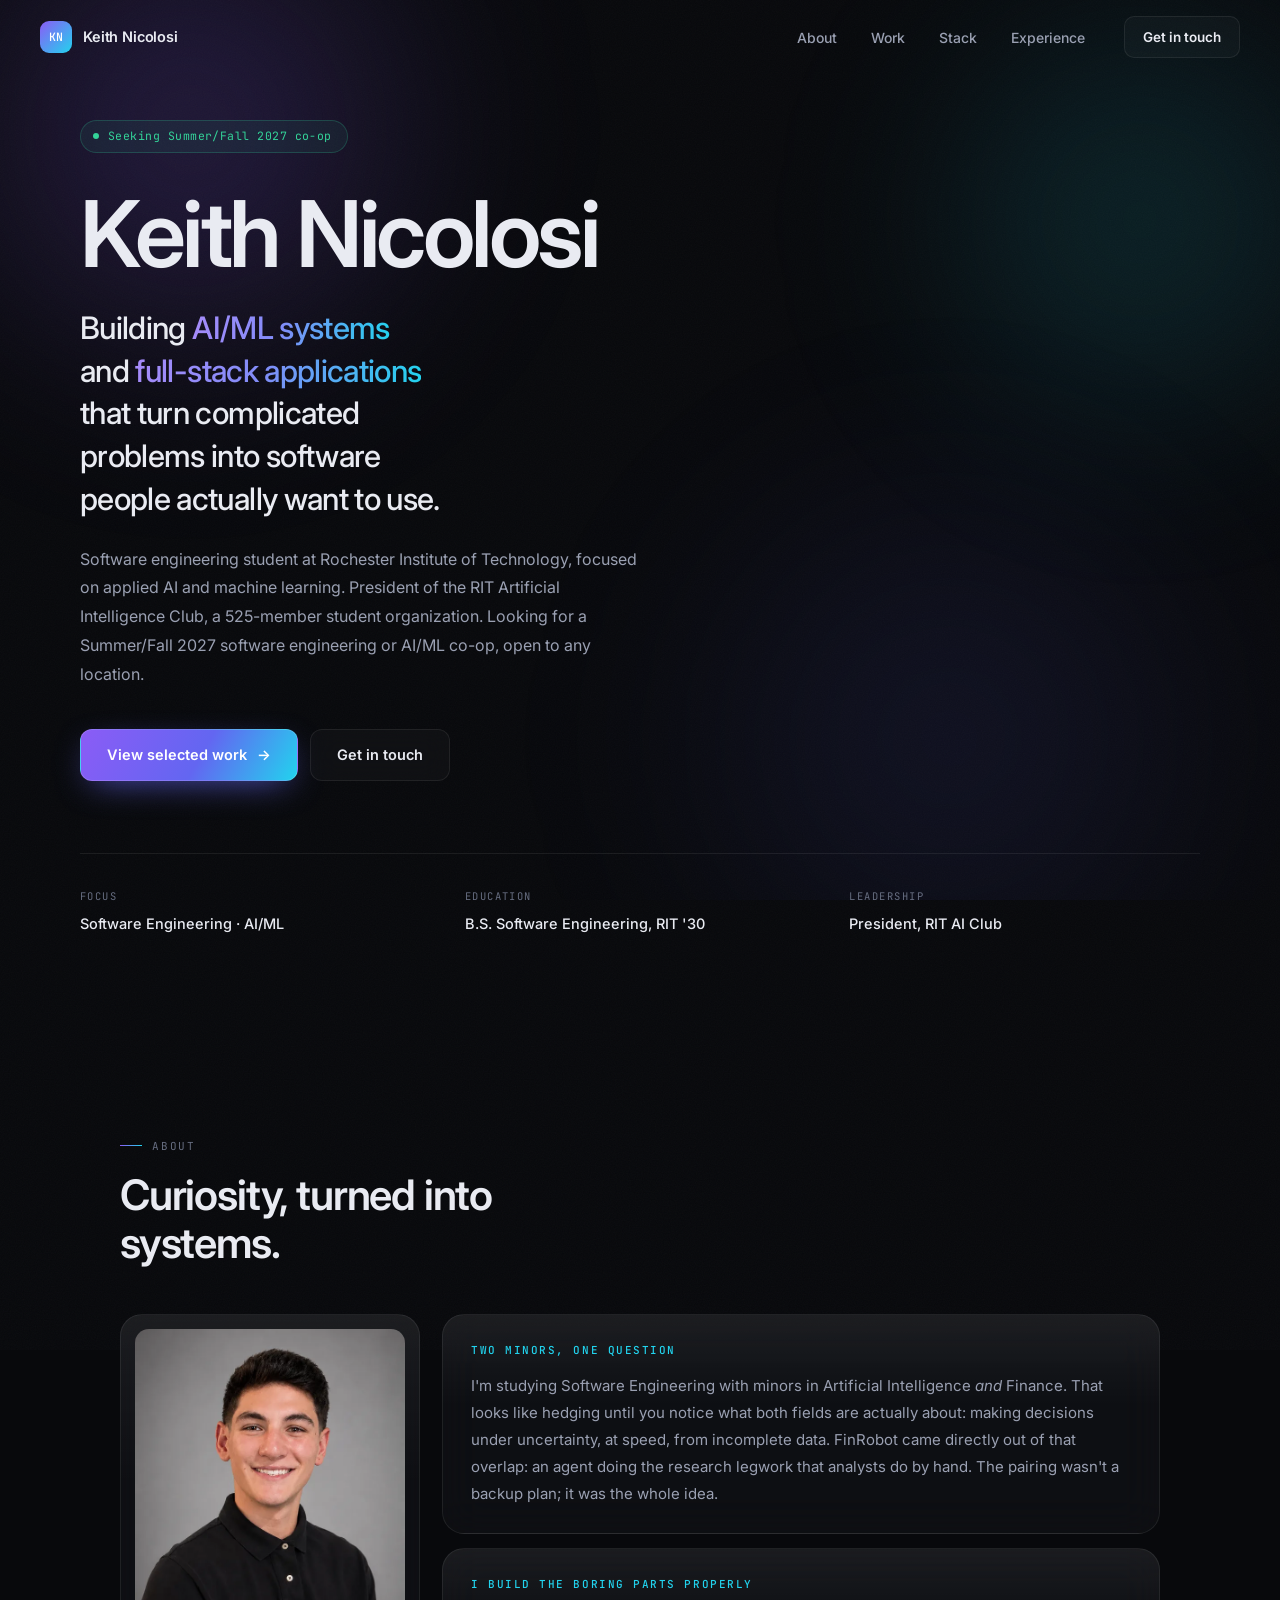
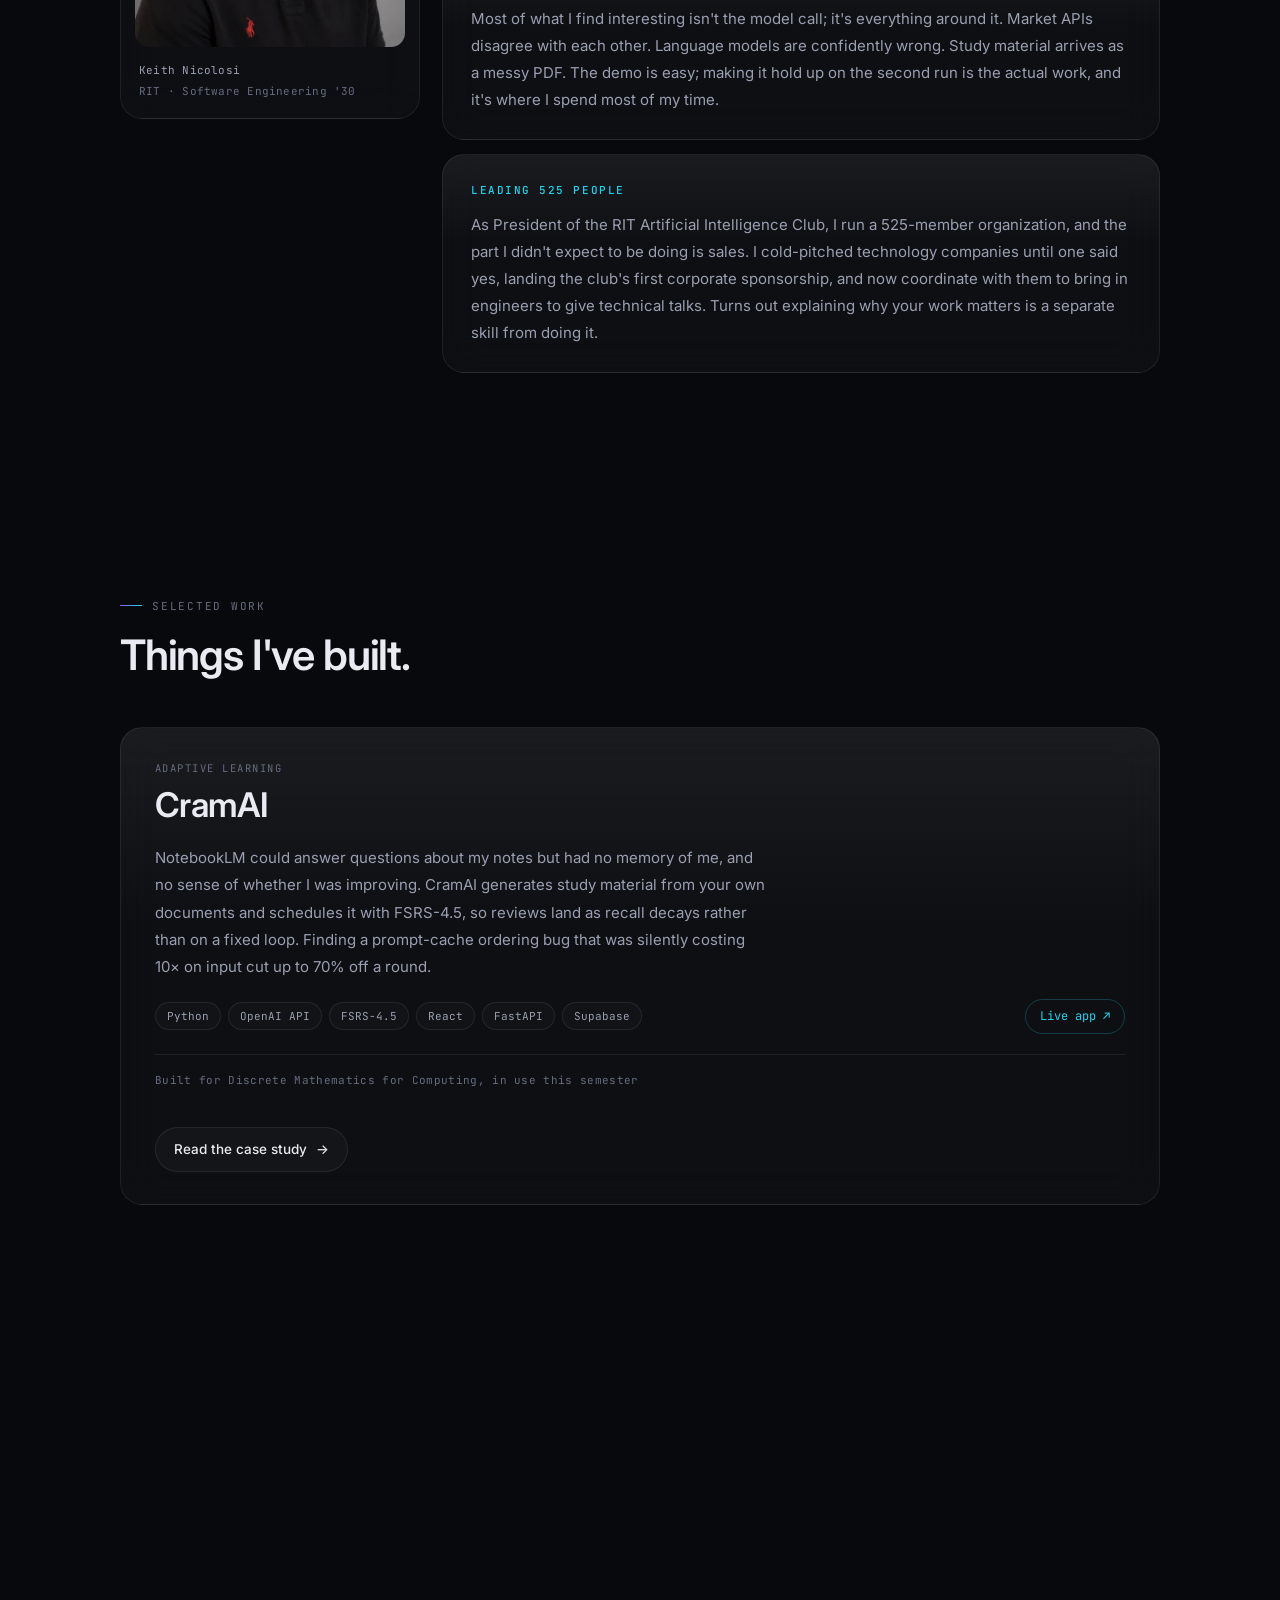
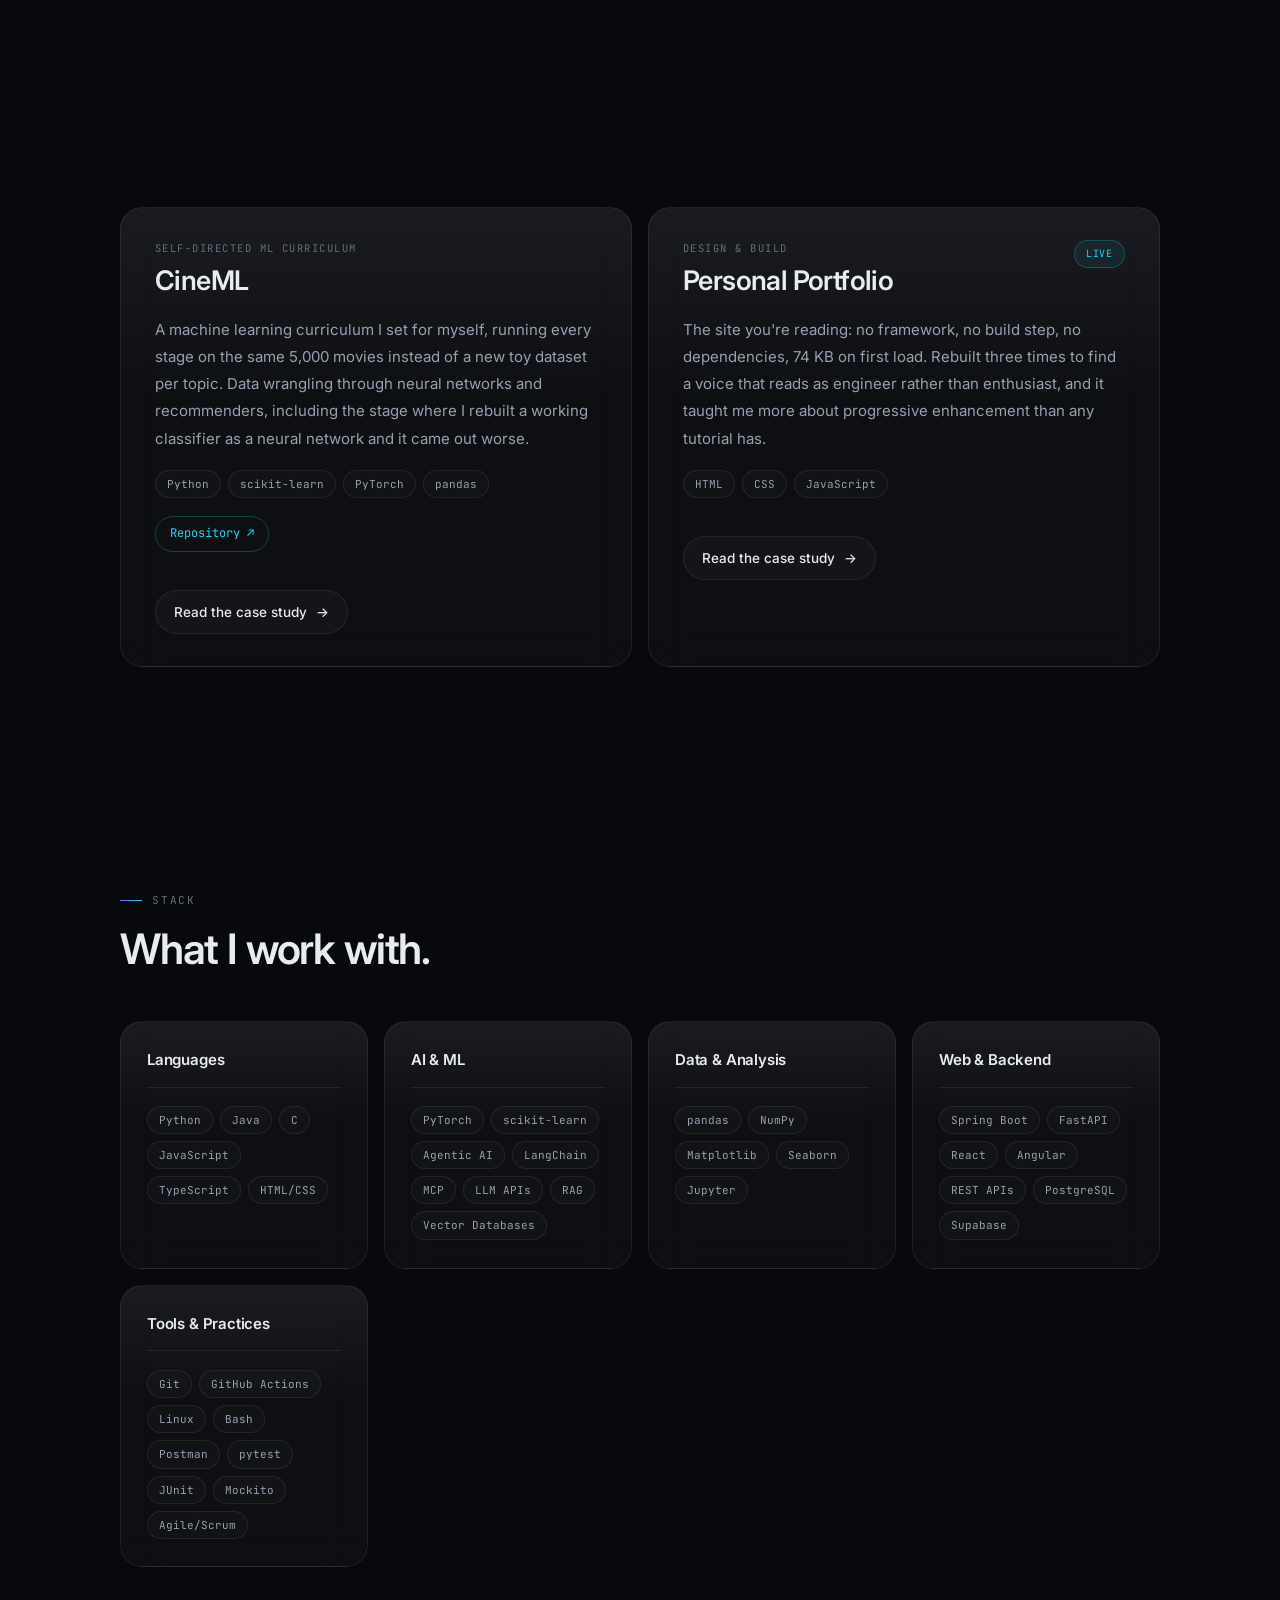
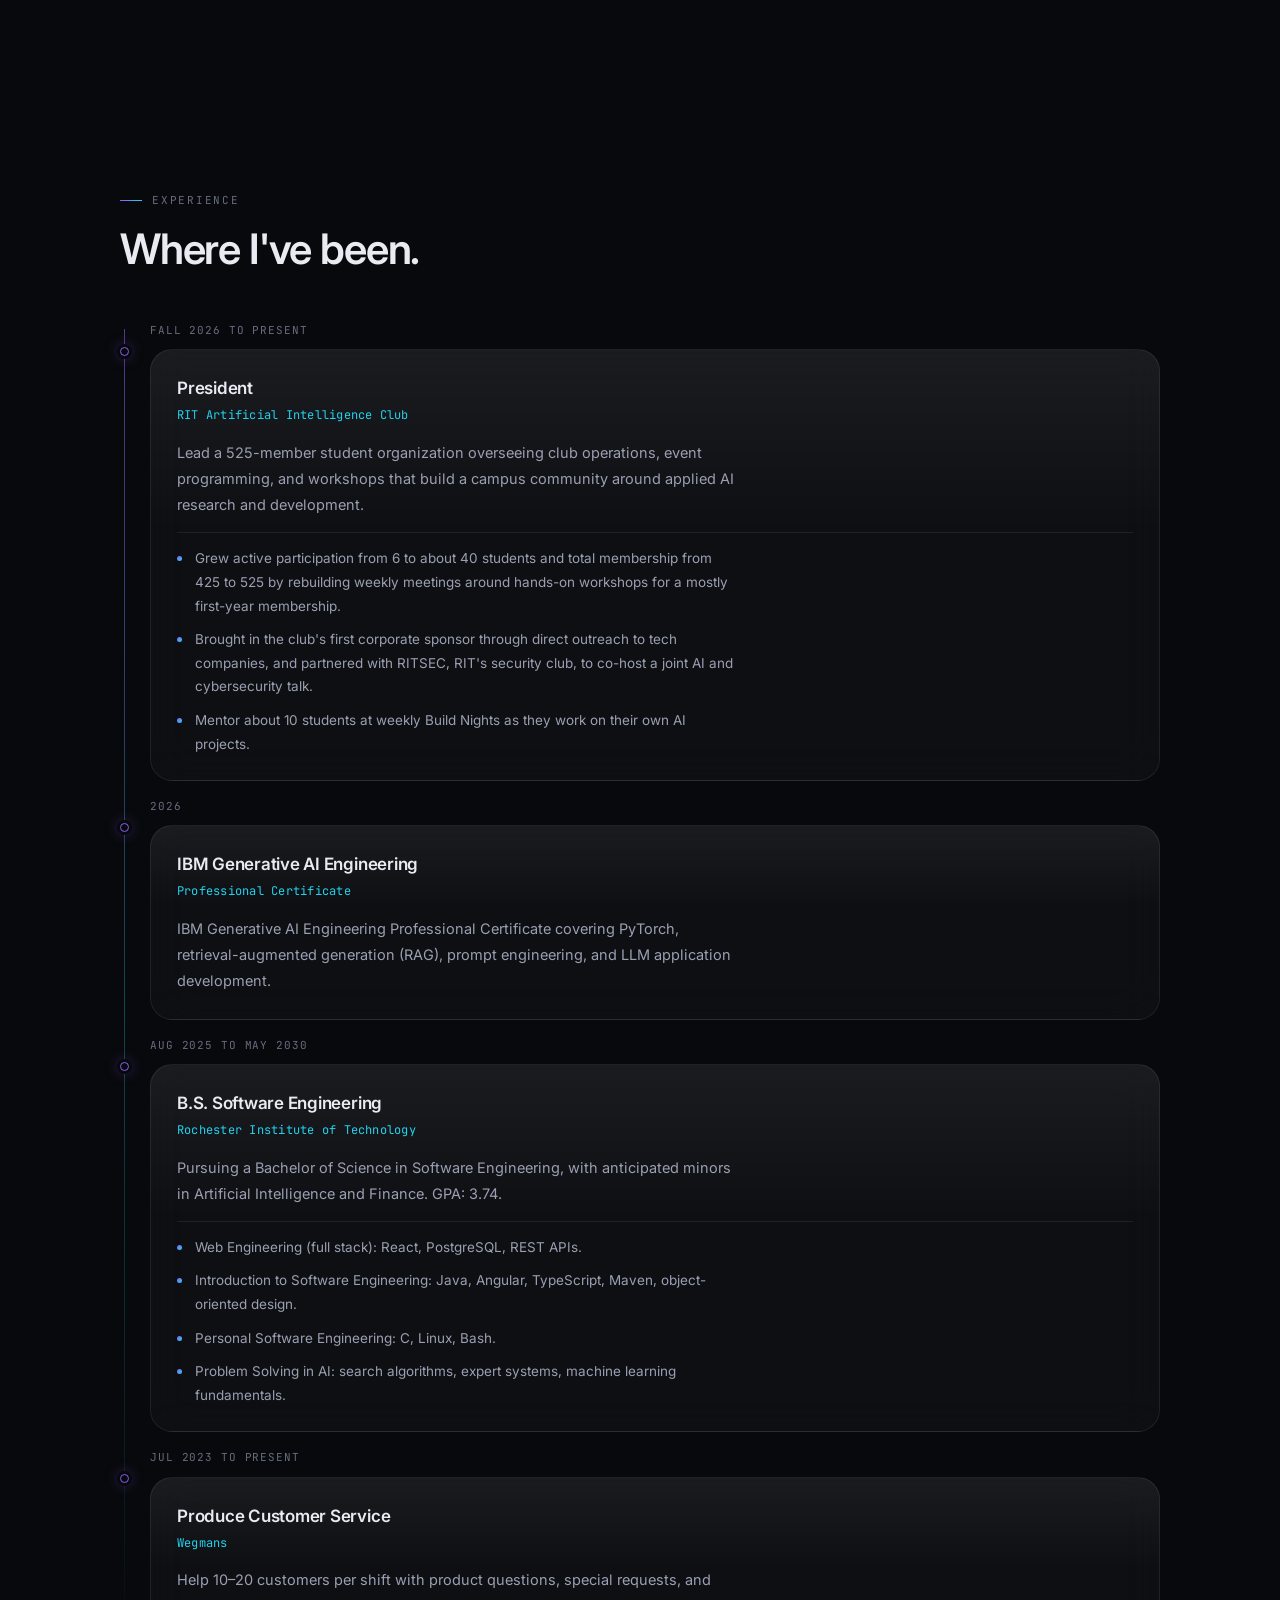
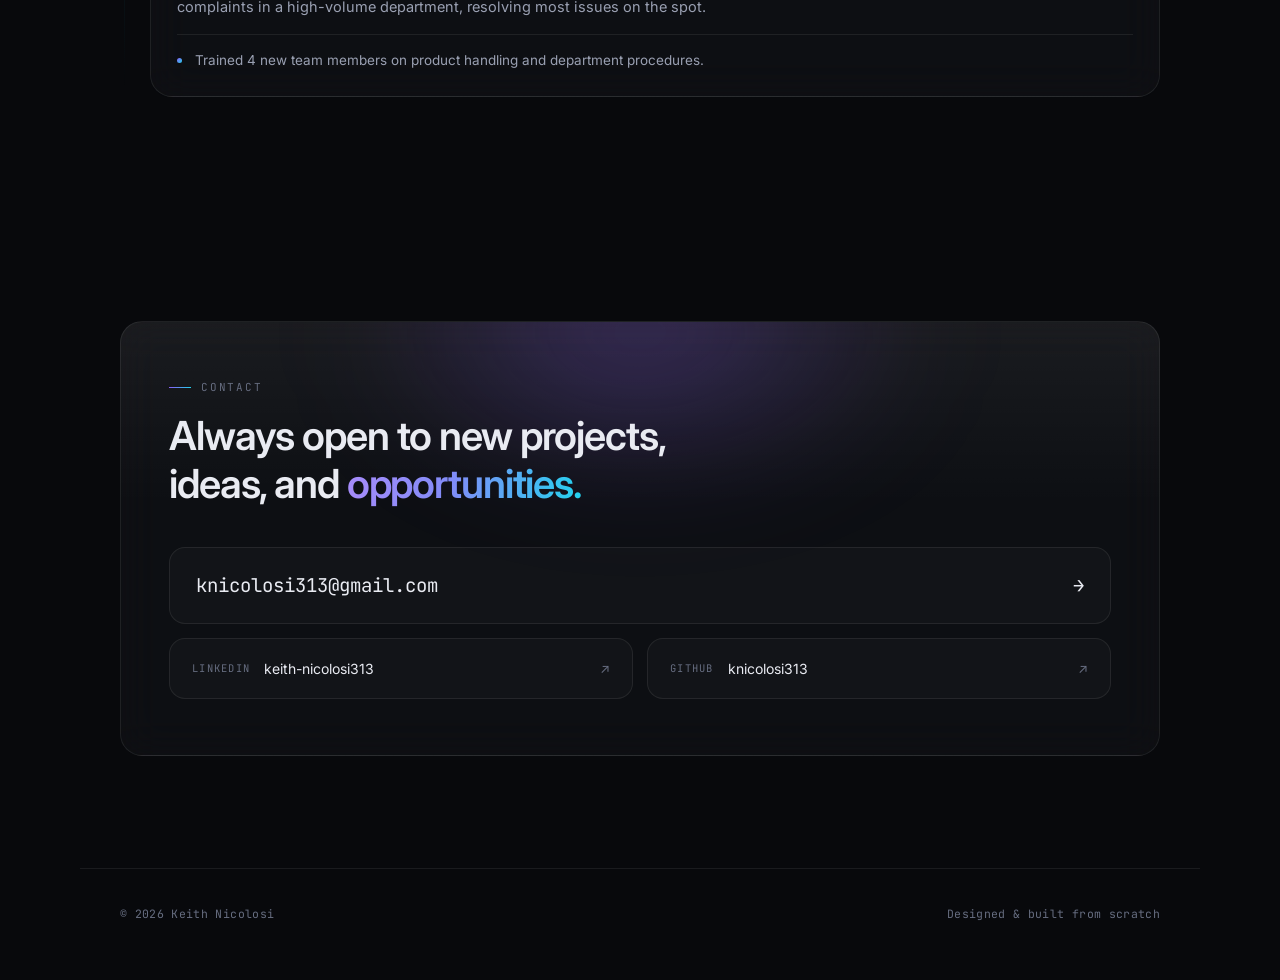
<file: index.html>
<!DOCTYPE html>
<html lang="en">
<head>
    <meta charset="UTF-8">
    <meta name="viewport" content="width=device-width, initial-scale=1.0">
    <title>Keith Nicolosi | Software Engineer</title>
    <meta name="description" content="Keith Nicolosi is a software engineering student building AI/ML systems and full-stack applications. President of the RIT Artificial Intelligence Club.">
    <meta name="author" content="Keith Nicolosi">
    <meta name="theme-color" content="#08090C">

    <!-- Open Graph requires absolute URLs; keep these in sync with the live domain. -->
    <link rel="canonical" href="https://keithnicolosi.com/">

    <!-- Icons -->
    <link rel="icon" href="images/favicon.ico" sizes="any">
    <link rel="apple-touch-icon" href="images/apple-touch-icon.png">
    <link rel="manifest" href="site.webmanifest">

    <!-- Social preview -->
    <meta property="og:type" content="website">
    <meta property="og:site_name" content="Keith Nicolosi">
    <meta property="og:title" content="Keith Nicolosi | Software Engineer">
    <meta property="og:description" content="Software engineering student building AI/ML systems and full-stack applications. President of the 525-member RIT Artificial Intelligence Club.">
    <meta property="og:url" content="https://keithnicolosi.com/">
    <meta property="og:image" content="https://keithnicolosi.com/images/og-image.png">
    <meta property="og:image:width" content="1200">
    <meta property="og:image:height" content="630">
    <meta property="og:image:alt" content="Keith Nicolosi, Software Engineer, Applied AI and Back-End">
    <meta name="twitter:card" content="summary_large_image">
    <meta name="twitter:title" content="Keith Nicolosi | Software Engineer">
    <meta name="twitter:description" content="Software engineering student building AI/ML systems and full-stack applications. President of the 525-member RIT Artificial Intelligence Club.">
    <meta name="twitter:image" content="https://keithnicolosi.com/images/og-image.png">

    <link rel="preconnect" href="https://fonts.googleapis.com">
    <link rel="preconnect" href="https://fonts.gstatic.com" crossorigin>
    <link href="https://fonts.googleapis.com/css2?family=Inter:wght@400;500;600;700&family=JetBrains+Mono:wght@400;500&display=swap" rel="stylesheet">
    <link rel="stylesheet" href="styles/styles.css">
</head>
<body>

    <a class="skip-link" href="#main">Skip to content</a>

    <!-- ── AURORA FIELD ── -->
    <div class="aurora" aria-hidden="true">
        <span class="blob b1"></span>
        <span class="blob b2"></span>
        <span class="blob b3"></span>
        <span class="pointer-glow" id="pointer-glow"></span>
    </div>
    <div class="grain" aria-hidden="true"></div>

    <!-- ── NAV ── -->
    <header class="nav" id="nav">
        <a class="brand" href="#top">
            <span class="brand-mark">KN</span>
            <span class="brand-name">Keith Nicolosi</span>
        </a>

        <nav class="nav-links" id="nav-links" aria-label="Sections">
            <a href="#about">About</a>
            <a href="#work">Work</a>
            <a href="#stack">Stack</a>
            <a href="#experience">Experience</a>
        </nav>

        <div class="nav-right">
            <a class="nav-cta" href="#contact">Get in touch</a>
            <button class="nav-toggle" id="nav-toggle" aria-expanded="false" aria-controls="nav-links" aria-label="Toggle navigation">
                <span></span><span></span>
            </button>
        </div>
    </header>

    <main id="main">

        <!-- ── HERO ── -->
        <section class="hero" id="top">
            <div class="hero-inner">
                <p class="badge reveal">
                    <span class="badge-dot"></span>
                    Seeking Summer/Fall 2027 co-op
                </p>

                <h1 class="hero-title reveal">Keith Nicolosi</h1>

                <p class="hero-lede reveal">
                    Building <span class="grad">AI/ML systems</span> and
                    <span class="grad">full-stack applications</span> that turn complicated
                    problems into software people actually want to use.
                </p>

                <p class="hero-sub reveal">
                    Software engineering student at Rochester Institute of Technology,
                    focused on applied AI and machine learning. President of the RIT Artificial Intelligence Club, a
                    525-member student organization. Looking for a Summer/Fall 2027
                    software engineering or AI/ML co-op, open to any location.
                </p>

                <div class="cta-row reveal">
                    <a class="btn btn-primary" href="#work">
                        View selected work
                        <span class="btn-arrow" aria-hidden="true">→</span>
                    </a>
                    <a class="btn btn-ghost" href="#contact">Get in touch</a>
                </div>

                <dl class="hero-meta reveal">
                    <div>
                        <dt>Focus</dt>
                        <dd>Software Engineering · AI/ML</dd>
                    </div>
                    <div>
                        <dt>Education</dt>
                        <dd>B.S. Software Engineering, RIT '30</dd>
                    </div>
                    <div>
                        <dt>Leadership</dt>
                        <dd>President, RIT AI Club</dd>
                    </div>
                </dl>
            </div>
        </section>

        <!-- ── ABOUT ── -->
        <section id="about" class="section">
            <header class="sec-head reveal">
                <p class="sec-label"><span class="sec-tick"></span>About</p>
                <h2 class="sec-title">Curiosity, turned into systems.</h2>
            </header>

            <div class="about-grid">
                <figure class="portrait glass reveal">
                    <picture>
                        <source srcset="images/me.webp" type="image/webp">
                        <img src="images/me.jpg" alt="Portrait of Keith Nicolosi"
                             width="600" height="705" loading="lazy" decoding="async">
                    </picture>
                    <figcaption>
                        <span class="mono">Keith Nicolosi</span>
                        <span class="mono dim">RIT · Software Engineering '30</span>
                    </figcaption>
                </figure>

                <div class="about-copy">
                    <article class="glass about-card reveal">
                        <h3>Two minors, one question</h3>
                        <p>I'm studying Software Engineering with minors in Artificial Intelligence <em>and</em> Finance. That looks like hedging until you notice what both fields are actually about: making decisions under uncertainty, at speed, from incomplete data. FinRobot came directly out of that overlap: an agent doing the research legwork that analysts do by hand. The pairing wasn't a backup plan; it was the whole idea.</p>
                    </article>

                    <article class="glass about-card reveal">
                        <h3>I build the boring parts properly</h3>
                        <p>Most of what I find interesting isn't the model call; it's everything around it. Market APIs disagree with each other. Language models are confidently wrong. Study material arrives as a messy PDF. The demo is easy; making it hold up on the second run is the actual work, and it's where I spend most of my time.</p>
                    </article>

                    <article class="glass about-card reveal">
                        <h3>Leading 525 people</h3>
                        <p>As President of the RIT Artificial Intelligence Club, I run a 525-member organization, and the part I didn't expect to be doing is sales. I cold-pitched technology companies until one said yes, landing the club's first corporate sponsorship, and now coordinate with them to bring in engineers to give technical talks. Turns out explaining why your work matters is a separate skill from doing it.</p>
                    </article>
                </div>
            </div>
        </section>

        <!-- ── WORK ── -->
        <section id="work" class="section">
            <header class="sec-head reveal">
                <p class="sec-label"><span class="sec-tick"></span>Selected Work</p>
                <h2 class="sec-title">Things I've built.</h2>
            </header>

            <article class="glass project featured reveal">
                <div class="project-head">
                    <div>
                        <p class="project-kicker mono">Adaptive learning</p>
                        <h3 class="project-title">CramAI</h3>
                    </div>
                </div>

                <p class="project-body">
                    NotebookLM could answer questions about my notes but had no memory of
                    me, and no sense of whether I was improving. CramAI generates study
                    material from your own documents and schedules it with FSRS-4.5, so
                    reviews land as recall decays rather than on a fixed loop. Finding a
                    prompt-cache ordering bug that was silently costing 10× on input cut
                    up to 70% off a round.
                </p>

                <div class="project-foot">
                    <ul class="chips">
                        <li>Python</li>
                        <li>OpenAI API</li>
                        <li>FSRS-4.5</li>
                        <li>React</li>
                        <li>FastAPI</li>
                        <li>Supabase</li>
                    </ul>
                    <a class="project-link" href="https://cram-ai.app/" target="_blank" rel="noopener">
                        Live app <span aria-hidden="true">↗</span>
                    </a>
                </div>

                <p class="project-note mono">Built for Discrete Mathematics for Computing, in use this semester</p>

                <a class="case-cta" href="projects/cramai.html">
                    Read the case study <span aria-hidden="true">→</span>
                </a>
            </article>

            <div class="project-grid">
                <article class="glass project reveal">
                    <div class="project-head">
                        <div>
                            <p class="project-kicker mono">Meeting-to-backlog Chrome extension</p>
                            <h3 class="project-title">Backlogger</h3>
                        </div>
                    </div>

                    <p class="project-body">
                        My teammate and I built this after our Introduction to Software
                        Engineering class required us to track stories and progress in
                        Trello. Moving from meetings to the board took too long, and
                        details sometimes got left out. Backlogger turns meeting audio
                        into evidence-linked user stories inside a Chrome side panel,
                        with board-aware AI review and exports to Trello or Jira.
                    </p>

                    <div class="project-foot">
                        <ul class="chips">
                            <li>TypeScript</li><li>React</li><li>FastAPI</li>
                            <li>Gemini</li><li>PostgreSQL</li>
                        </ul>
                        <a class="project-link" href="https://github.com/knicolosi313/Backlogger" target="_blank" rel="noopener">
                            Repository <span aria-hidden="true">&#8599;</span>
                        </a>
                    </div>
                    <p class="project-note mono">Working prototype &middot; Trello and Jira Cloud</p>
                    <a class="case-cta" href="projects/backlogger.html">
                        Read the case study <span aria-hidden="true">&#8594;</span>
                    </a>
                </article>

                <article class="glass project reveal">
                    <div class="project-head">
                        <div>
                            <p class="project-kicker mono">Multi-agent pipeline</p>
                            <h3 class="project-title">FinRobot</h3>
                        </div>
                    </div>

                    <p class="project-body">
                        Type a stock ticker, get a formatted research report. Three MCP
                        servers running three different model providers: Perplexity for
                        retrieval, Claude for formatting, Matplotlib for charts because
                        charts shouldn't be a model's job, all coordinated by a Gemini
                        orchestrator. It now refuses to draw a chart it can't get real
                        prices for, which is the fix I'd defend hardest. Built with the
                        RIT AI Club.
                    </p>

                    <div class="project-foot">
                        <ul class="chips">
                            <li>Python</li>
                            <li>MCP</li>
                            <li>LLM APIs</li>
                            <li>React</li>
                            <li>FastAPI</li>
                        </ul>
                        <a class="project-link" href="https://github.com/RIT-AI-Club/FinRLExtention" target="_blank" rel="noopener">
                            Repository <span aria-hidden="true">↗</span>
                        </a>
                    </div>

                    <p class="project-note mono">Presented to 200–300 attendees at ImagineRIT 2026</p>

                    <a class="case-cta" href="projects/finrobot.html">
                        Read the case study <span aria-hidden="true">→</span>
                    </a>
                </article>

                <article class="glass project reveal">
                    <div class="project-head">
                        <div>
                            <p class="project-kicker mono">Self-directed ML curriculum</p>
                            <h3 class="project-title">CineML</h3>
                        </div>
                    </div>

                    <p class="project-body">
                        A machine learning curriculum I set for myself, running every stage
                        on the same 5,000 movies instead of a new toy dataset per topic.
                        Data wrangling through neural networks and recommenders, including
                        the stage where I rebuilt a working classifier as a neural network
                        and it came out worse.
                    </p>

                    <div class="project-foot">
                        <ul class="chips">
                            <li>Python</li>
                            <li>scikit-learn</li>
                            <li>PyTorch</li>
                            <li>pandas</li>
                        </ul>
                        <a class="project-link" href="https://github.com/knicolosi313/CineML" target="_blank" rel="noopener">
                            Repository <span aria-hidden="true">↗</span>
                        </a>
                    </div>

                    <a class="case-cta" href="projects/cineml.html">
                        Read the case study <span aria-hidden="true">→</span>
                    </a>
                </article>

                <article class="glass project reveal">
                    <div class="project-head">
                        <div>
                            <p class="project-kicker mono">Design &amp; build</p>
                            <h3 class="project-title">Personal Portfolio</h3>
                        </div>
                        <span class="pill pill-cyan">Live</span>
                    </div>

                    <p class="project-body">
                        The site you're reading: no framework, no build step, no
                        dependencies, 74 KB on first load. Rebuilt three times to find a
                        voice that reads as engineer rather than enthusiast, and it taught me
                        more about progressive enhancement than any tutorial has.
                    </p>

                    <div class="project-foot">
                        <ul class="chips">
                            <li>HTML</li>
                            <li>CSS</li>
                            <li>JavaScript</li>
                        </ul>
                    </div>

                    <a class="case-cta" href="projects/portfolio.html">
                        Read the case study <span aria-hidden="true">→</span>
                    </a>
                </article>
            </div>
        </section>

        <!-- ── STACK ── -->
        <section id="stack" class="section">
            <header class="sec-head reveal">
                <p class="sec-label"><span class="sec-tick"></span>Stack</p>
                <h2 class="sec-title">What I work with.</h2>
            </header>

            <div class="stack-grid">
                <article class="glass stack-card reveal">
                    <h3>Languages</h3>
                    <ul class="chips">
                        <li>Python</li><li>Java</li><li>C</li><li>JavaScript</li>
                        <li>TypeScript</li><li>HTML/CSS</li>
                    </ul>
                </article>

                <article class="glass stack-card reveal">
                    <h3>AI &amp; ML</h3>
                    <ul class="chips">
                        <li>PyTorch</li><li>scikit-learn</li><li>Agentic AI</li>
                        <li>LangChain</li><li>MCP</li><li>LLM APIs</li>
                        <li>RAG</li><li>Vector Databases</li>
                    </ul>
                </article>

                <article class="glass stack-card reveal">
                    <h3>Data &amp; Analysis</h3>
                    <ul class="chips">
                        <li>pandas</li><li>NumPy</li><li>Matplotlib</li>
                        <li>Seaborn</li><li>Jupyter</li>
                    </ul>
                </article>

                <article class="glass stack-card reveal">
                    <h3>Web &amp; Backend</h3>
                    <ul class="chips">
                        <li>Spring Boot</li><li>FastAPI</li><li>React</li>
                        <li>Angular</li><li>REST APIs</li><li>PostgreSQL</li>
                        <li>Supabase</li>
                    </ul>
                </article>

                <article class="glass stack-card reveal">
                    <h3>Tools &amp; Practices</h3>
                    <ul class="chips">
                        <li>Git</li><li>GitHub Actions</li><li>Linux</li>
                        <li>Bash</li><li>Postman</li><li>pytest</li>
                        <li>JUnit</li><li>Mockito</li><li>Agile/Scrum</li>
                    </ul>
                </article>
            </div>
        </section>

        <!-- ── EXPERIENCE ── -->
        <section id="experience" class="section">
            <header class="sec-head reveal">
                <p class="sec-label"><span class="sec-tick"></span>Experience</p>
                <h2 class="sec-title">Where I've been.</h2>
            </header>

            <ol class="timeline">
                <li class="tl-item reveal">
                    <span class="tl-node" aria-hidden="true"></span>
                    <p class="tl-when mono">Fall 2026 to present</p>
                    <div class="glass tl-card">
                        <h3>President</h3>
                        <p class="tl-org">RIT Artificial Intelligence Club</p>
                        <p class="tl-desc">Lead a 525-member student organization overseeing club operations, event programming, and workshops that build a campus community around applied AI research and development.</p>
                        <ul class="tl-points">
                            <li>Grew active participation from 6 to about 40 students and total membership from 425 to 525 by rebuilding weekly meetings around hands-on workshops for a mostly first-year membership.</li>
                            <li>Brought in the club's first corporate sponsor through direct outreach to tech companies, and partnered with RITSEC, RIT's security club, to co-host a joint AI and cybersecurity talk.</li>
                            <li>Mentor about 10 students at weekly Build Nights as they work on their own AI projects.</li>
                        </ul>
                    </div>
                </li>

                <li class="tl-item reveal">
                    <span class="tl-node" aria-hidden="true"></span>
                    <p class="tl-when mono">2026</p>
                    <div class="glass tl-card">
                        <h3>IBM Generative AI Engineering</h3>
                        <p class="tl-org">Professional Certificate</p>
                        <p class="tl-desc">IBM Generative AI Engineering Professional Certificate covering PyTorch, retrieval-augmented generation (RAG), prompt engineering, and LLM application development.</p>
                    </div>
                </li>

                <li class="tl-item reveal">
                    <span class="tl-node" aria-hidden="true"></span>
                    <p class="tl-when mono">Aug 2025 to May 2030</p>
                    <div class="glass tl-card">
                        <h3>B.S. Software Engineering</h3>
                        <p class="tl-org">Rochester Institute of Technology</p>
                        <p class="tl-desc">Pursuing a Bachelor of Science in Software Engineering, with anticipated minors in Artificial Intelligence and Finance. GPA: 3.74.</p>
                        <ul class="tl-points">
                            <li>Web Engineering (full stack): React, PostgreSQL, REST APIs.</li>
                            <li>Introduction to Software Engineering: Java, Angular, TypeScript, Maven, object-oriented design.</li>
                            <li>Personal Software Engineering: C, Linux, Bash.</li>
                            <li>Problem Solving in AI: search algorithms, expert systems, machine learning fundamentals.</li>
                        </ul>
                    </div>
                </li>

                <li class="tl-item reveal">
                    <span class="tl-node" aria-hidden="true"></span>
                    <p class="tl-when mono">Jul 2023 to present</p>
                    <div class="glass tl-card">
                        <h3>Produce Customer Service</h3>
                        <p class="tl-org">Wegmans</p>
                        <p class="tl-desc">Help 10–20 customers per shift with product questions, special requests, and complaints in a high-volume department, resolving most issues on the spot.</p>
                        <ul class="tl-points">
                            <li>Trained 4 new team members on product handling and department procedures.</li>
                        </ul>
                    </div>
                </li>
            </ol>
        </section>

        <!-- ── CONTACT ── -->
        <section id="contact" class="section">
            <div class="glass contact-panel reveal">
                <span class="contact-glow" aria-hidden="true"></span>

                <p class="sec-label"><span class="sec-tick"></span>Contact</p>
                <h2 class="contact-title">Always open to new projects, ideas, and <span class="grad">opportunities.</span></h2>

                <a class="mailto" href="mailto:knicolosi313@gmail.com">
                    <span>knicolosi313@gmail.com</span>
                    <span class="btn-arrow" aria-hidden="true">→</span>
                </a>

                <ul class="elsewhere">
                    <li>
                        <a href="https://www.linkedin.com/in/keith-nicolosi313/" target="_blank" rel="noopener">
                            <span class="el-k mono">LinkedIn</span>
                            <span class="el-v">keith-nicolosi313</span>
                            <span class="el-a" aria-hidden="true">↗</span>
                        </a>
                    </li>
                    <li>
                        <a href="https://github.com/knicolosi313" target="_blank" rel="noopener">
                            <span class="el-k mono">GitHub</span>
                            <span class="el-v">knicolosi313</span>
                            <span class="el-a" aria-hidden="true">↗</span>
                        </a>
                    </li>
                </ul>
            </div>
        </section>

        <footer>
            <p class="mono">© 2026 Keith Nicolosi</p>
            <p class="mono dim">Designed &amp; built from scratch</p>
        </footer>

    </main>

    <script src="javascript/script.js"></script>
</body>
</html>
</file>
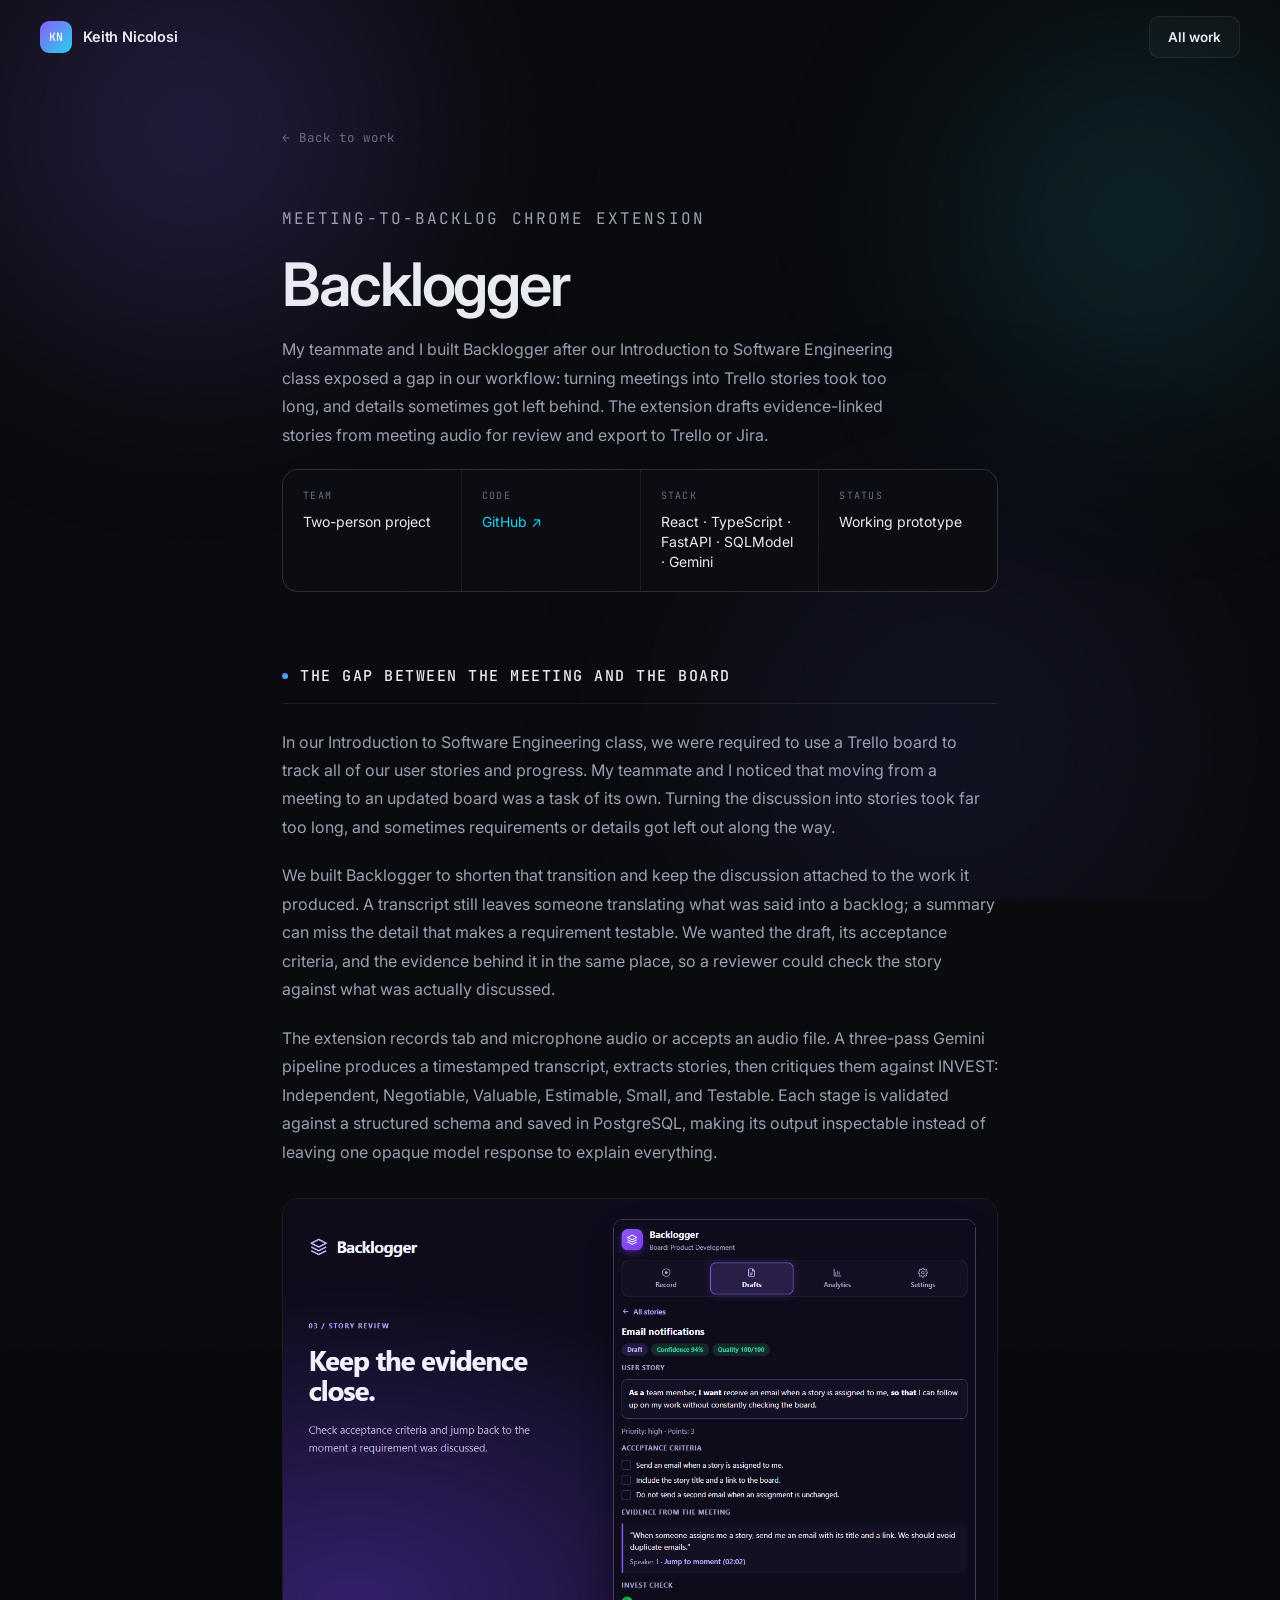
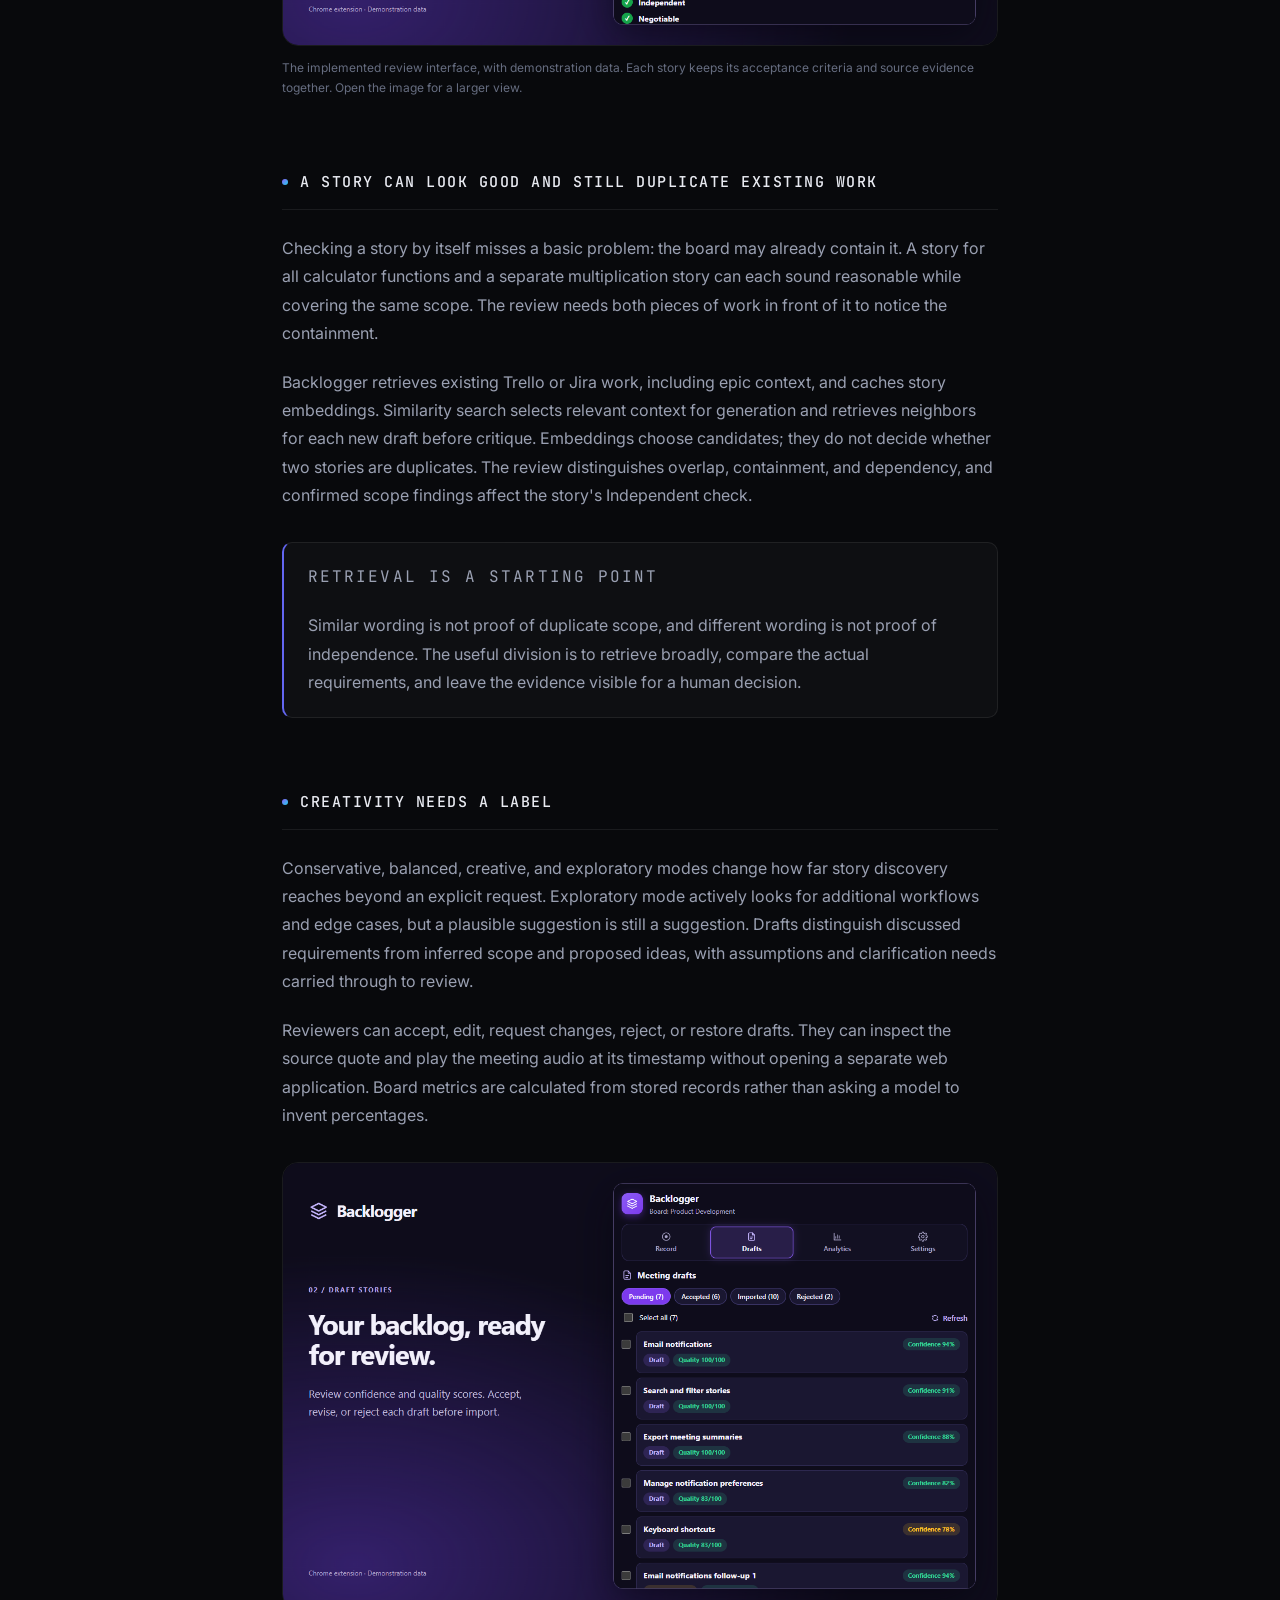
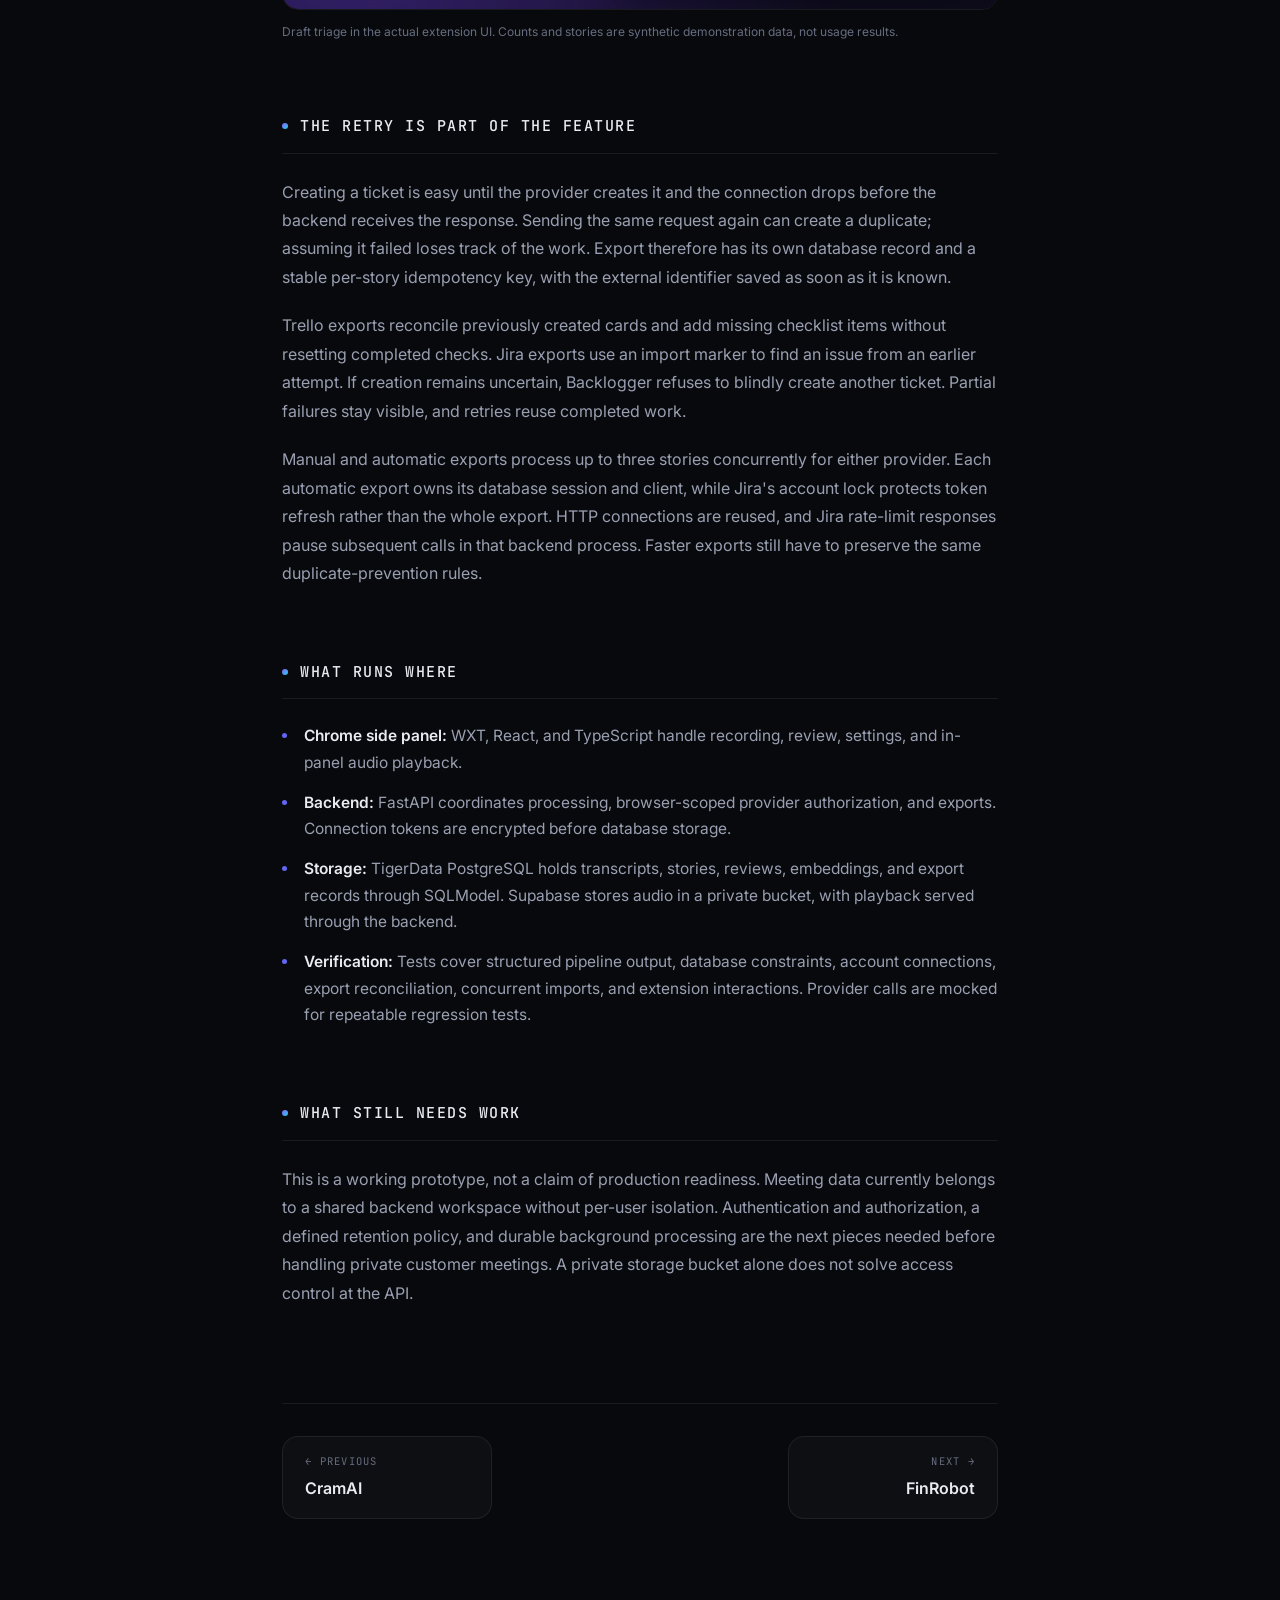
<file: projects/backlogger.html>
<!DOCTYPE html>
<html lang="en">
<head>
    <meta charset="UTF-8">
    <meta name="viewport" content="width=device-width, initial-scale=1.0">
    <title>Backlogger | Keith Nicolosi</title>
    <meta name="description" content="A Chrome extension that turns meeting audio into evidence-linked user stories, with board context, INVEST review, and resumable Trello and Jira exports.">
    <meta name="theme-color" content="#08090C">

    <link rel="canonical" href="https://keithnicolosi.com/projects/backlogger.html">
    <link rel="icon" href="../images/favicon.ico" sizes="any">
    <link rel="apple-touch-icon" href="../images/apple-touch-icon.png">

    <meta property="og:type" content="article">
    <meta property="og:title" content="Backlogger | Keith Nicolosi">
    <meta property="og:description" content="A Chrome extension that turns meeting audio into evidence-linked user stories, with board context, INVEST review, and resumable Trello and Jira exports.">
    <meta property="og:url" content="https://keithnicolosi.com/projects/backlogger.html">
    <meta property="og:image" content="https://keithnicolosi.com/images/og-image.png">
    <meta name="twitter:card" content="summary_large_image">

    <link rel="preconnect" href="https://fonts.googleapis.com">
    <link rel="preconnect" href="https://fonts.gstatic.com" crossorigin>
    <link href="https://fonts.googleapis.com/css2?family=Inter:wght@400;500;600;700&family=JetBrains+Mono:wght@400;500&display=swap" rel="stylesheet">
    <link rel="stylesheet" href="../styles/styles.css">
    <link rel="stylesheet" href="../styles/project.css">
</head>
<body>

    <a class="skip-link" href="#case">Skip to content</a>

    <div class="aurora" aria-hidden="true">
        <span class="blob b1"></span>
        <span class="blob b2"></span>
        <span class="blob b3"></span>
        <span class="pointer-glow" id="pointer-glow"></span>
    </div>
    <div class="grain" aria-hidden="true"></div>

    <header class="nav" id="nav">
        <a class="brand" href="../index.html">
            <span class="brand-mark">KN</span>
            <span class="brand-name">Keith Nicolosi</span>
        </a>
        <div class="nav-right">
            <a class="nav-cta" href="../index.html#work">All work</a>
        </div>
    </header>

    <main class="case" id="case">

        <a class="case-back" href="../index.html#work"><span>←</span> Back to work</a>

        <p class="case-kicker">Meeting-to-Backlog Chrome Extension</p>
        <h1 class="case-title">Backlogger</h1>
        <p class="case-standfirst">
            My teammate and I built Backlogger after our Introduction to Software
            Engineering class exposed a gap in our workflow: turning meetings into
            Trello stories took too long, and details sometimes got left behind.
            The extension drafts evidence-linked stories from meeting audio for review
            and export to Trello or Jira.
        </p>

        <dl class="case-facts">
            <div><dt>Team</dt><dd>Two-person project</dd></div>
            <div><dt>Code</dt><dd><a href="https://github.com/knicolosi313/Backlogger" target="_blank" rel="noopener">GitHub &#8599;</a></dd></div>
            <div><dt>Stack</dt><dd>React &middot; TypeScript &middot; FastAPI &middot; SQLModel &middot; Gemini</dd></div>
            <div><dt>Status</dt><dd>Working prototype</dd></div>
        </dl>

        <h2>The gap between the meeting and the board</h2>
        <p>
            In our Introduction to Software Engineering class, we were required to use
            a Trello board to track all of our user stories and progress. My teammate
            and I noticed that moving from a meeting to an updated board was a task
            of its own. Turning the discussion into stories took far too long, and
            sometimes requirements or details got left out along the way.
        </p>
        <p>
            We built Backlogger to shorten that transition and keep the discussion
            attached to the work it produced. A transcript still leaves someone
            translating what was said into a backlog; a summary can miss the detail
            that makes a requirement testable. We wanted the draft, its acceptance
            criteria, and the evidence behind it in the same place, so a reviewer
            could check the story against what was actually discussed.
        </p>
        <p>
            The extension records tab and microphone audio or accepts an audio file.
            A three-pass Gemini pipeline produces a timestamped transcript, extracts
            stories, then critiques them against INVEST: Independent, Negotiable,
            Valuable, Estimable, Small, and Testable. Each stage is validated against a
            structured schema and saved in PostgreSQL, making its output inspectable
            instead of leaving one opaque model response to explain everything.
        </p>
        <figure class="backlogger-shot">
            <a href="../images/backlogger/story-review.png"><img src="../images/backlogger/story-review.png" width="1280" height="800" alt="Backlogger story review showing acceptance criteria, a source quotation, a jump-to-moment control, and INVEST checks" loading="lazy" decoding="async"></a>
            <figcaption>The implemented review interface, with demonstration data. Each story keeps its acceptance criteria and source evidence together. Open the image for a larger view.</figcaption>
        </figure>

        <h2>A story can look good and still duplicate existing work</h2>
        <p>
            Checking a story by itself misses a basic problem: the board may already
            contain it. A story for all calculator functions and a separate multiplication
            story can each sound reasonable while covering the same scope. The review
            needs both pieces of work in front of it to notice the containment.
        </p>
        <p>
            Backlogger retrieves existing Trello or Jira work, including epic context,
            and caches story embeddings. Similarity search selects relevant context for
            generation and retrieves neighbors for each new draft before critique.
            Embeddings choose candidates; they do not decide whether two stories are
            duplicates. The review distinguishes overlap, containment, and dependency,
            and confirmed scope findings affect the story's Independent check.
        </p>
        <div class="callout">
            <p class="callout-label">Retrieval is a starting point</p>
            <p>
                Similar wording is not proof of duplicate scope, and different wording
                is not proof of independence. The useful division is to retrieve broadly,
                compare the actual requirements, and leave the evidence visible for a
                human decision.
            </p>
        </div>

        <h2>Creativity needs a label</h2>
        <p>
            Conservative, balanced, creative, and exploratory modes change how far story
            discovery reaches beyond an explicit request. Exploratory mode actively
            looks for additional workflows and edge cases, but a plausible suggestion
            is still a suggestion. Drafts distinguish discussed requirements from
            inferred scope and proposed ideas, with assumptions and clarification needs
            carried through to review.
        </p>
        <p>
            Reviewers can accept, edit, request changes, reject, or restore drafts. They
            can inspect the source quote and play the meeting audio at its timestamp
            without opening a separate web application. Board metrics are calculated
            from stored records rather than asking a model to invent percentages.
        </p>
        <figure class="backlogger-shot">
            <a href="../images/backlogger/drafts.png"><img src="../images/backlogger/drafts.png" width="1280" height="800" alt="Backlogger draft list with review filters, confidence scores, and quality badges" loading="lazy" decoding="async"></a>
            <figcaption>Draft triage in the actual extension UI. Counts and stories are synthetic demonstration data, not usage results.</figcaption>
        </figure>

        <h2>The retry is part of the feature</h2>
        <p>
            Creating a ticket is easy until the provider creates it and the connection
            drops before the backend receives the response. Sending the same request
            again can create a duplicate; assuming it failed loses track of the work.
            Export therefore has its own database record and a stable per-story
            idempotency key, with the external identifier saved as soon as it is known.
        </p>
        <p>
            Trello exports reconcile previously created cards and add missing checklist
            items without resetting completed checks. Jira exports use an import marker
            to find an issue from an earlier attempt. If creation remains uncertain,
            Backlogger refuses to blindly create another ticket. Partial failures stay
            visible, and retries reuse completed work.
        </p>
        <p>
            Manual and automatic exports process up to three stories concurrently for
            either provider. Each automatic export owns its database session and client,
            while Jira's account lock protects token refresh rather than the whole
            export. HTTP connections are reused, and Jira rate-limit responses pause
            subsequent calls in that backend process. Faster exports still have to
            preserve the same duplicate-prevention rules.
        </p>

        <h2>What runs where</h2>
        <ul class="case-list">
            <li><strong>Chrome side panel:</strong> WXT, React, and TypeScript handle recording, review, settings, and in-panel audio playback.</li>
            <li><strong>Backend:</strong> FastAPI coordinates processing, browser-scoped provider authorization, and exports. Connection tokens are encrypted before database storage.</li>
            <li><strong>Storage:</strong> TigerData PostgreSQL holds transcripts, stories, reviews, embeddings, and export records through SQLModel. Supabase stores audio in a private bucket, with playback served through the backend.</li>
            <li><strong>Verification:</strong> Tests cover structured pipeline output, database constraints, account connections, export reconciliation, concurrent imports, and extension interactions. Provider calls are mocked for repeatable regression tests.</li>
        </ul>

        <h2>What still needs work</h2>
        <p>
            This is a working prototype, not a claim of production readiness. Meeting
            data currently belongs to a shared backend workspace without per-user
            isolation. Authentication and authorization, a defined retention policy,
            and durable background processing are the next pieces needed before
            handling private customer meetings. A private storage bucket alone does
            not solve access control at the API.
        </p>

        <nav class="case-nav" aria-label="Other projects">
            <a class="prev" href="cramai.html"><span class="nav-dir">&#8592; Previous</span><span class="nav-name">CramAI</span></a>
            <a class="next" href="finrobot.html"><span class="nav-dir">Next &#8594;</span><span class="nav-name">FinRobot</span></a>
        </nav>
    </main>
    <script src="../javascript/script.js"></script>
</body>
</html>
</file>
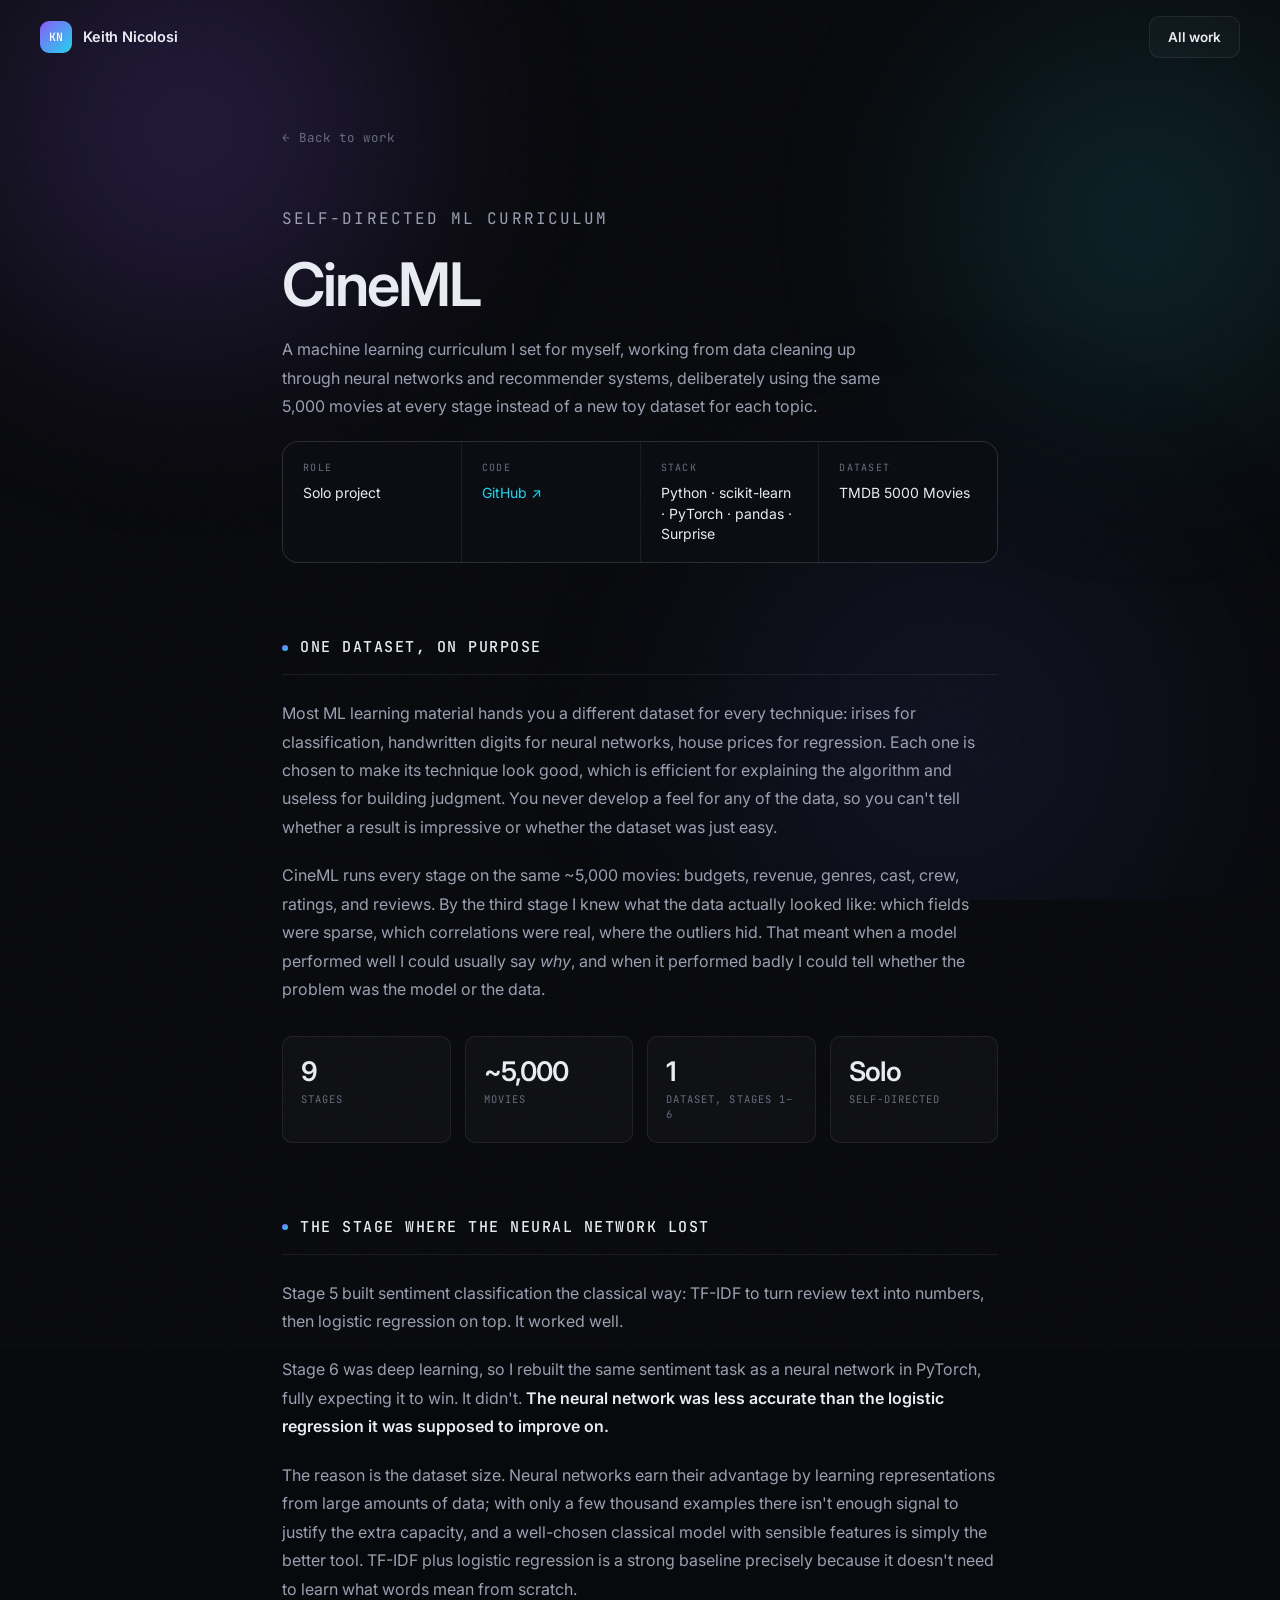
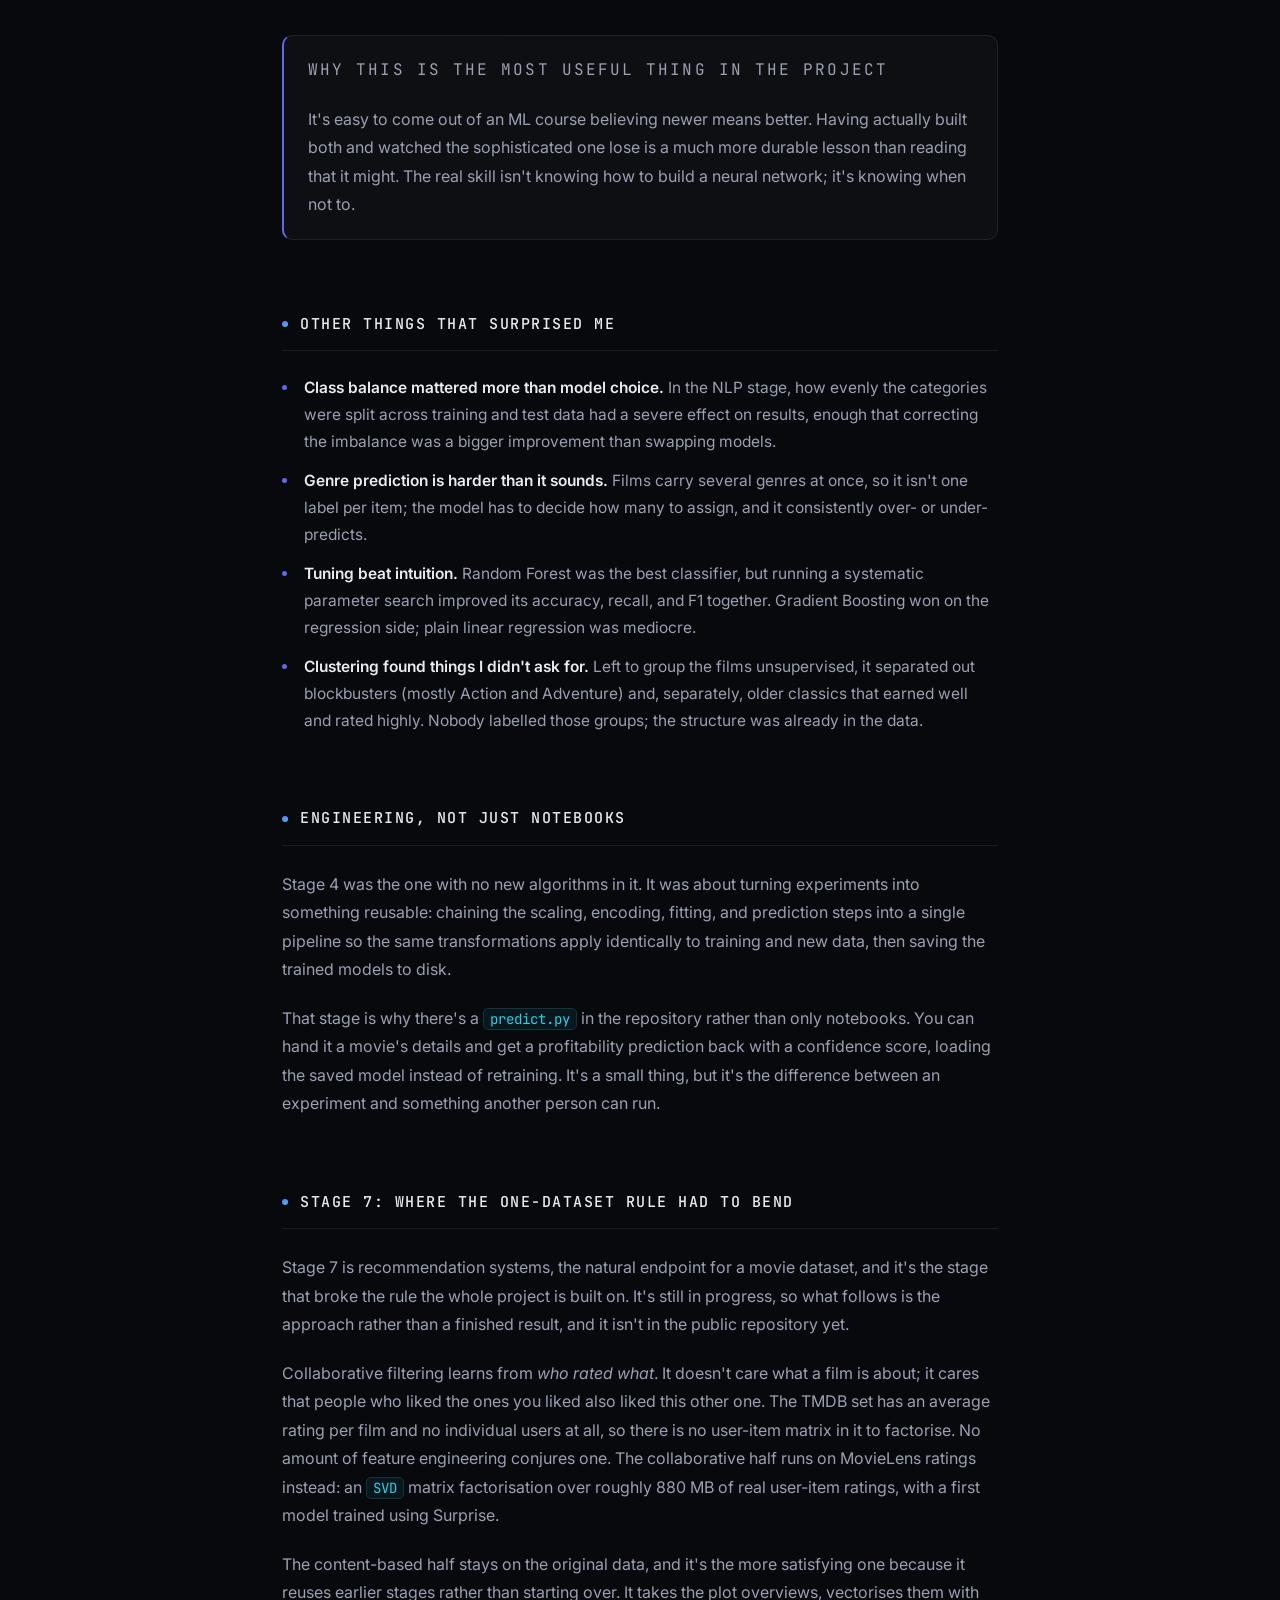
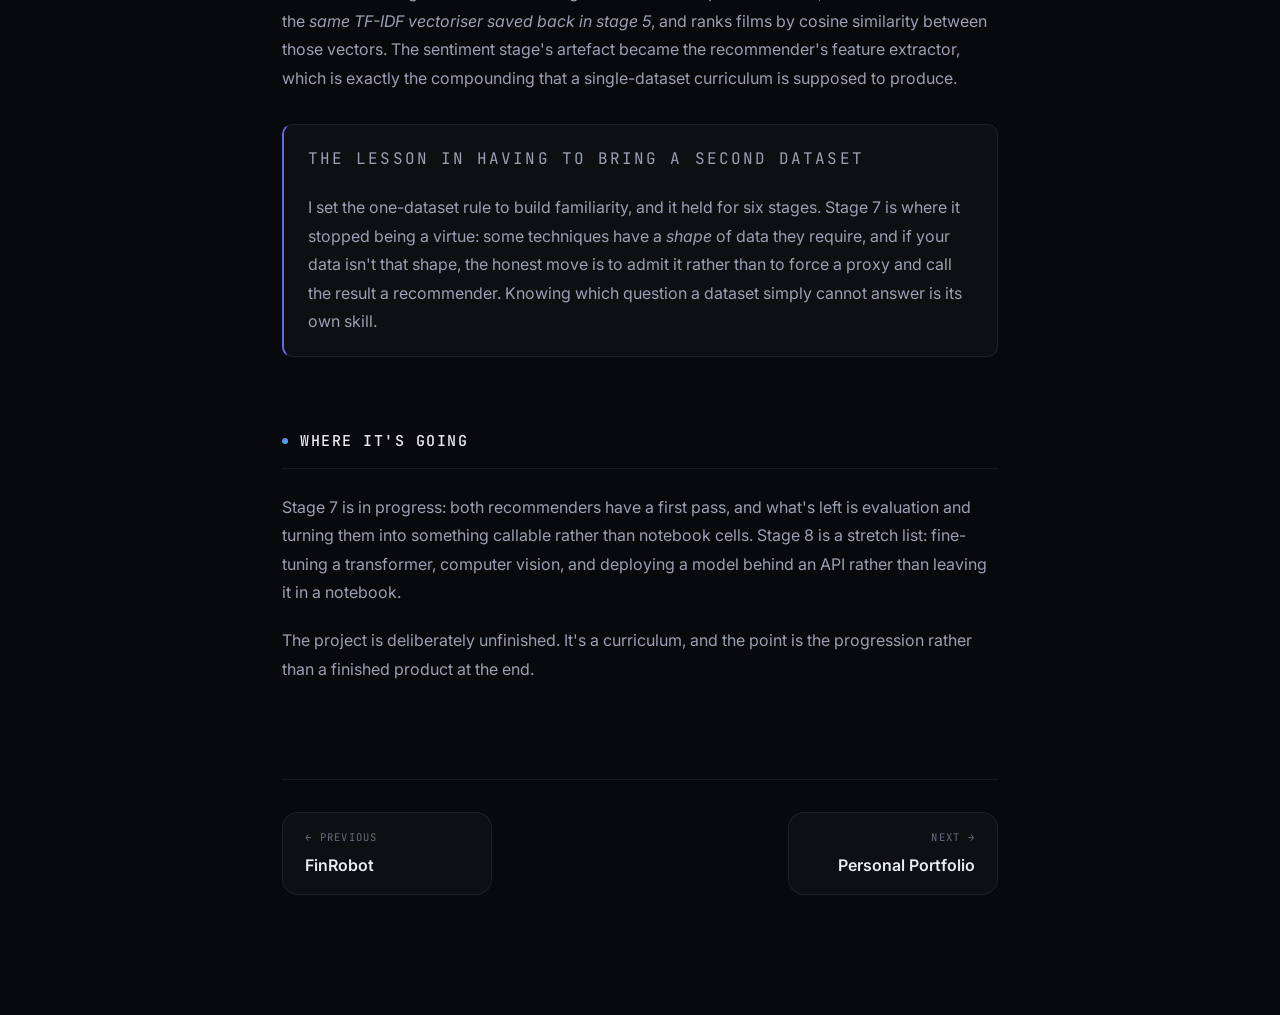
<file: projects/cineml.html>
<!DOCTYPE html>
<html lang="en">
<head>
    <meta charset="UTF-8">
    <meta name="viewport" content="width=device-width, initial-scale=1.0">
    <title>CineML | Keith Nicolosi</title>
    <meta name="description" content="A self-directed machine learning curriculum built on one movie dataset, from data wrangling to neural networks, including the stage where the neural network lost.">
    <meta name="theme-color" content="#08090C">

    <link rel="canonical" href="https://keithnicolosi.com/projects/cineml.html">
    <link rel="icon" href="../images/favicon.ico" sizes="any">
    <link rel="apple-touch-icon" href="../images/apple-touch-icon.png">

    <meta property="og:type" content="article">
    <meta property="og:title" content="CineML | Keith Nicolosi">
    <meta property="og:description" content="A self-directed ML curriculum on one dataset, including the stage where the neural network lost to logistic regression.">
    <meta property="og:url" content="https://keithnicolosi.com/projects/cineml.html">
    <meta property="og:image" content="https://keithnicolosi.com/images/og-image.png">
    <meta name="twitter:card" content="summary_large_image">

    <link rel="preconnect" href="https://fonts.googleapis.com">
    <link rel="preconnect" href="https://fonts.gstatic.com" crossorigin>
    <link href="https://fonts.googleapis.com/css2?family=Inter:wght@400;500;600;700&family=JetBrains+Mono:wght@400;500&display=swap" rel="stylesheet">
    <link rel="stylesheet" href="../styles/styles.css">
    <link rel="stylesheet" href="../styles/project.css">
</head>
<body>

    <a class="skip-link" href="#case">Skip to content</a>

    <div class="aurora" aria-hidden="true">
        <span class="blob b1"></span>
        <span class="blob b2"></span>
        <span class="blob b3"></span>
        <span class="pointer-glow" id="pointer-glow"></span>
    </div>
    <div class="grain" aria-hidden="true"></div>

    <header class="nav" id="nav">
        <a class="brand" href="../index.html">
            <span class="brand-mark">KN</span>
            <span class="brand-name">Keith Nicolosi</span>
        </a>
        <div class="nav-right">
            <a class="nav-cta" href="../index.html#work">All work</a>
        </div>
    </header>

    <main class="case" id="case">

        <a class="case-back" href="../index.html#work"><span>←</span> Back to work</a>

        <p class="case-kicker">Self-Directed ML Curriculum</p>
        <h1 class="case-title">CineML</h1>
        <p class="case-standfirst">
            A machine learning curriculum I set for myself, working from data cleaning up
            through neural networks and recommender systems, deliberately using the same
            5,000 movies at every stage instead of a new toy dataset for each topic.
        </p>

        <dl class="case-facts">
            <div>
                <dt>Role</dt>
                <dd>Solo project</dd>
            </div>
            <div>
                <dt>Code</dt>
                <dd><a href="https://github.com/knicolosi313/CineML" target="_blank" rel="noopener">GitHub ↗</a></dd>
            </div>
            <div>
                <dt>Stack</dt>
                <dd>Python · scikit-learn · PyTorch · pandas · Surprise</dd>
            </div>
            <div>
                <dt>Dataset</dt>
                <dd>TMDB 5000 Movies</dd>
            </div>
        </dl>

        <h2>One dataset, on purpose</h2>

        <p>
            Most ML learning material hands you a different dataset for every technique:
            irises for classification, handwritten digits for neural networks, house
            prices for regression. Each one is chosen to make its technique look good,
            which is efficient for explaining the algorithm and useless for building
            judgment. You never develop a feel for any of the data, so you can't tell
            whether a result is impressive or whether the dataset was just easy.
        </p>

        <p>
            CineML runs every stage on the same ~5,000 movies: budgets, revenue, genres,
            cast, crew, ratings, and reviews. By the third stage I knew what the data
            actually looked like: which fields were sparse, which correlations were real,
            where the outliers hid. That meant when a model performed well I could usually
            say <em>why</em>, and when it performed badly I could tell whether the problem
            was the model or the data.
        </p>

        <div class="metrics">
            <div class="metric">
                <div class="metric-val">9</div>
                <div class="metric-key">Stages</div>
            </div>
            <div class="metric">
                <div class="metric-val">~5,000</div>
                <div class="metric-key">Movies</div>
            </div>
            <div class="metric">
                <div class="metric-val">1</div>
                <div class="metric-key">Dataset, stages 1–6</div>
            </div>
            <div class="metric">
                <div class="metric-val">Solo</div>
                <div class="metric-key">Self-directed</div>
            </div>
        </div>

        <h2>The stage where the neural network lost</h2>

        <p>
            Stage 5 built sentiment classification the classical way: TF-IDF to turn
            review text into numbers, then logistic regression on top. It worked well.
        </p>

        <p>
            Stage 6 was deep learning, so I rebuilt the same sentiment task as a neural
            network in PyTorch, fully expecting it to win. It didn't. <strong>The neural
            network was less accurate than the logistic regression it was supposed to
            improve on.</strong>
        </p>

        <p>
            The reason is the dataset size. Neural networks earn their advantage by
            learning representations from large amounts of data; with only a few thousand
            examples there isn't enough signal to justify the extra capacity, and a
            well-chosen classical model with sensible features is simply the better tool.
            TF-IDF plus logistic regression is a strong baseline precisely because it
            doesn't need to learn what words mean from scratch.
        </p>

        <div class="callout">
            <p class="callout-label">Why this is the most useful thing in the project</p>
            <p>
                It's easy to come out of an ML course believing newer means better. Having
                actually built both and watched the sophisticated one lose is a much more
                durable lesson than reading that it might. The real skill isn't knowing
                how to build a neural network; it's knowing when not to.
            </p>
        </div>

        <h2>Other things that surprised me</h2>

        <ul class="case-list">
            <li><strong>Class balance mattered more than model choice.</strong> In the NLP stage, how evenly the categories were split across training and test data had a severe effect on results, enough that correcting the imbalance was a bigger improvement than swapping models.</li>
            <li><strong>Genre prediction is harder than it sounds.</strong> Films carry several genres at once, so it isn't one label per item; the model has to decide how many to assign, and it consistently over- or under-predicts.</li>
            <li><strong>Tuning beat intuition.</strong> Random Forest was the best classifier, but running a systematic parameter search improved its accuracy, recall, and F1 together. Gradient Boosting won on the regression side; plain linear regression was mediocre.</li>
            <li><strong>Clustering found things I didn't ask for.</strong> Left to group the films unsupervised, it separated out blockbusters (mostly Action and Adventure) and, separately, older classics that earned well and rated highly. Nobody labelled those groups; the structure was already in the data.</li>
        </ul>

        <h2>Engineering, not just notebooks</h2>

        <p>
            Stage 4 was the one with no new algorithms in it. It was about turning
            experiments into something reusable: chaining the scaling, encoding, fitting,
            and prediction steps into a single pipeline so the same transformations apply
            identically to training and new data, then saving the trained models to disk.
        </p>

        <p>
            That stage is why there's a <code>predict.py</code> in the repository rather
            than only notebooks. You can hand it a movie's details and get a profitability
            prediction back with a confidence score, loading the saved model instead of
            retraining. It's a small thing, but it's the difference between an experiment
            and something another person can run.
        </p>

        <h2>Stage 7: where the one-dataset rule had to bend</h2>

        <p>
            Stage 7 is recommendation systems, the natural endpoint for a movie dataset,
            and it's the stage that broke the rule the whole project is built on. It's
            still in progress, so what follows is the approach rather than a finished
            result, and it isn't in the public repository yet.
        </p>

        <p>
            Collaborative filtering learns from <em>who rated what</em>. It doesn't care
            what a film is about; it cares that people who liked the ones you liked also
            liked this other one. The TMDB set has an average rating per film and no
            individual users at all, so there is no user-item matrix in it to factorise.
            No amount of feature engineering conjures one. The collaborative half runs on
            MovieLens ratings instead: an <code>SVD</code> matrix factorisation over
            roughly 880&nbsp;MB of real user-item ratings, with a first model trained using Surprise.
        </p>

        <p>
            The content-based half stays on the original data, and it's the more
            satisfying one because it reuses earlier stages rather than starting over. It
            takes the plot overviews, vectorises them with the <em>same TF-IDF vectoriser
            saved back in stage 5</em>, and ranks films by cosine similarity between those
            vectors. The sentiment stage's artefact became the recommender's feature
            extractor, which is exactly the compounding that a single-dataset curriculum
            is supposed to produce.
        </p>

        <div class="callout">
            <p class="callout-label">The lesson in having to bring a second dataset</p>
            <p>
                I set the one-dataset rule to build familiarity, and it held for six
                stages. Stage 7 is where it stopped being a virtue: some techniques have
                a <em>shape</em> of data they require, and if your data isn't that shape,
                the honest move is to admit it rather than to force a proxy and call the
                result a recommender. Knowing which question a dataset simply cannot
                answer is its own skill.
            </p>
        </div>

        <h2>Where it's going</h2>

        <p>
            Stage 7 is in progress: both recommenders have a first pass, and what's left
            is evaluation and turning them into something callable rather than notebook
            cells. Stage 8
            is a stretch list: fine-tuning a transformer, computer vision, and deploying a
            model behind an API rather than leaving it in a notebook.
        </p>

        <p>
            The project is deliberately unfinished. It's a curriculum, and the point is
            the progression rather than a finished product at the end.
        </p>

        <nav class="case-nav">
            <a class="prev" href="finrobot.html">
                <span class="nav-dir">← Previous</span>
                <span class="nav-name">FinRobot</span>
            </a>
            <a class="next" href="portfolio.html">
                <span class="nav-dir">Next →</span>
                <span class="nav-name">Personal Portfolio</span>
            </a>
        </nav>

    </main>

    <script src="../javascript/script.js"></script>
</body>
</html>
</file>
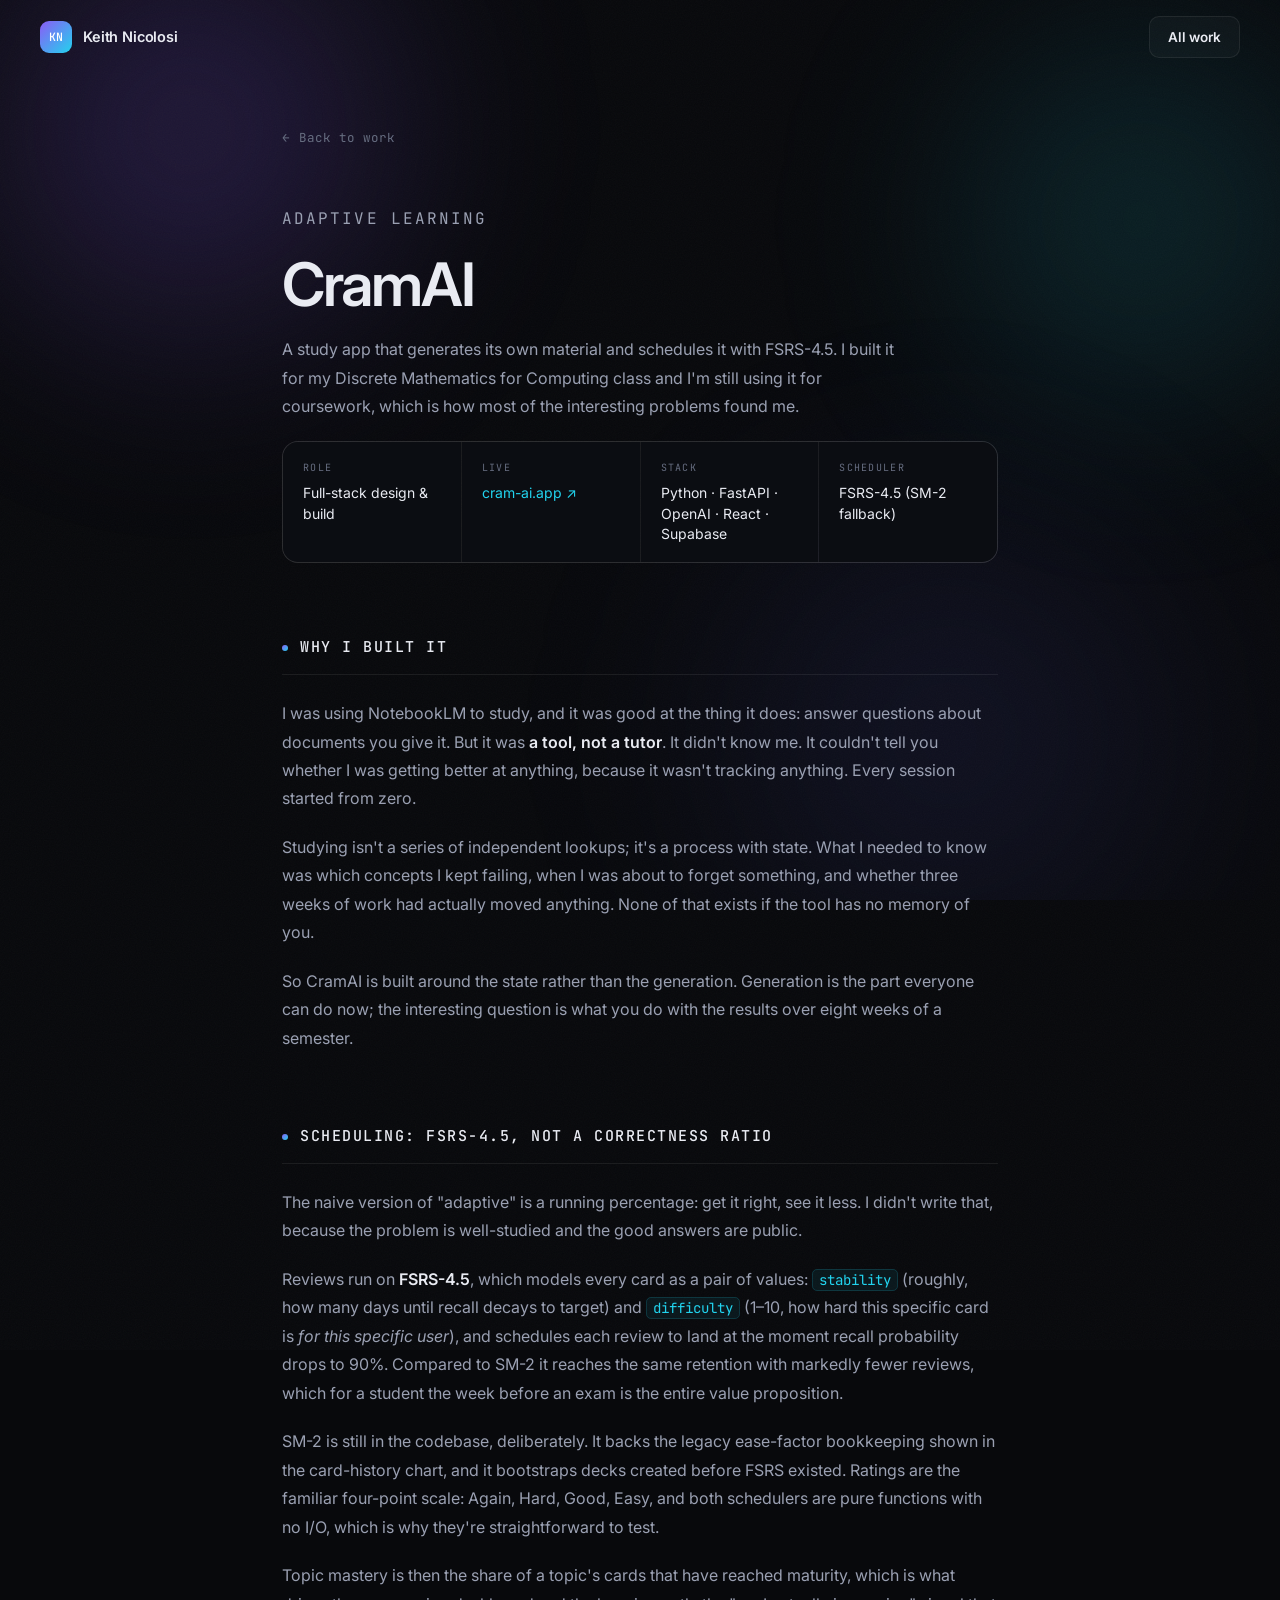
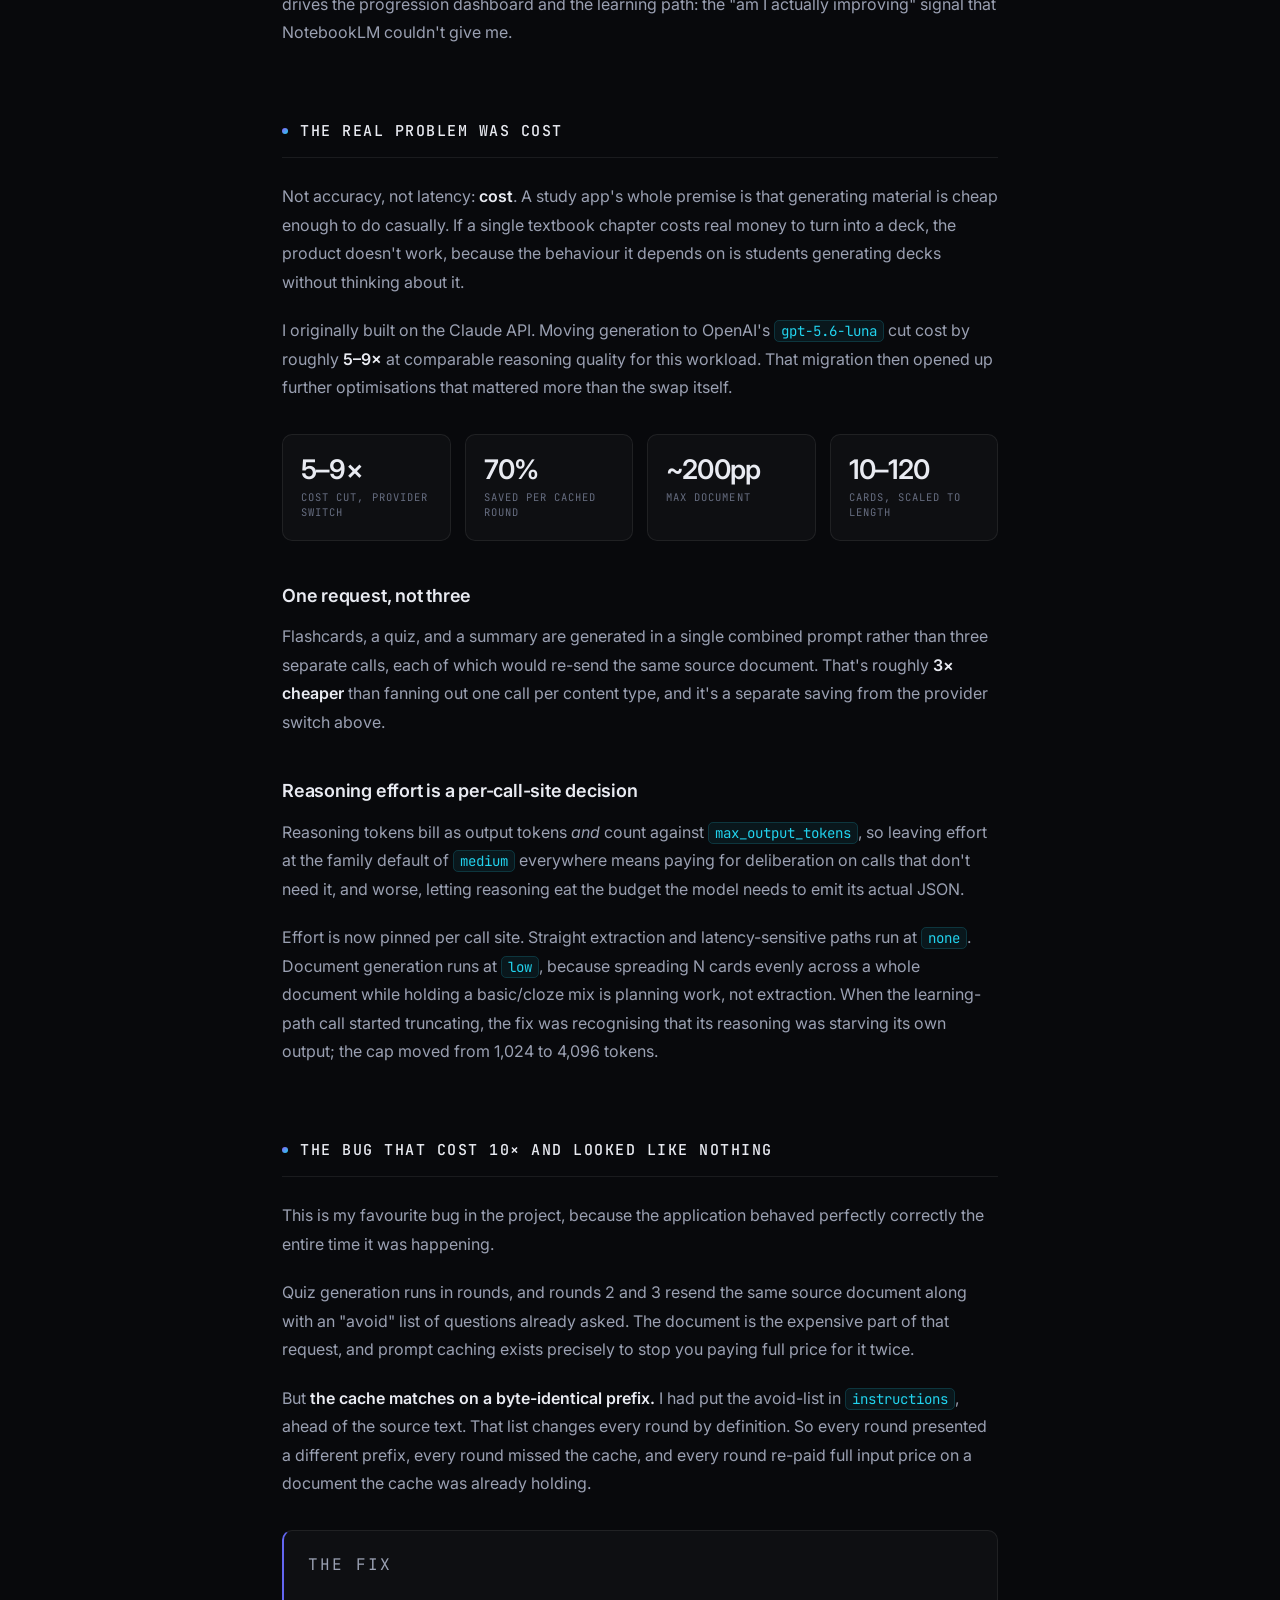
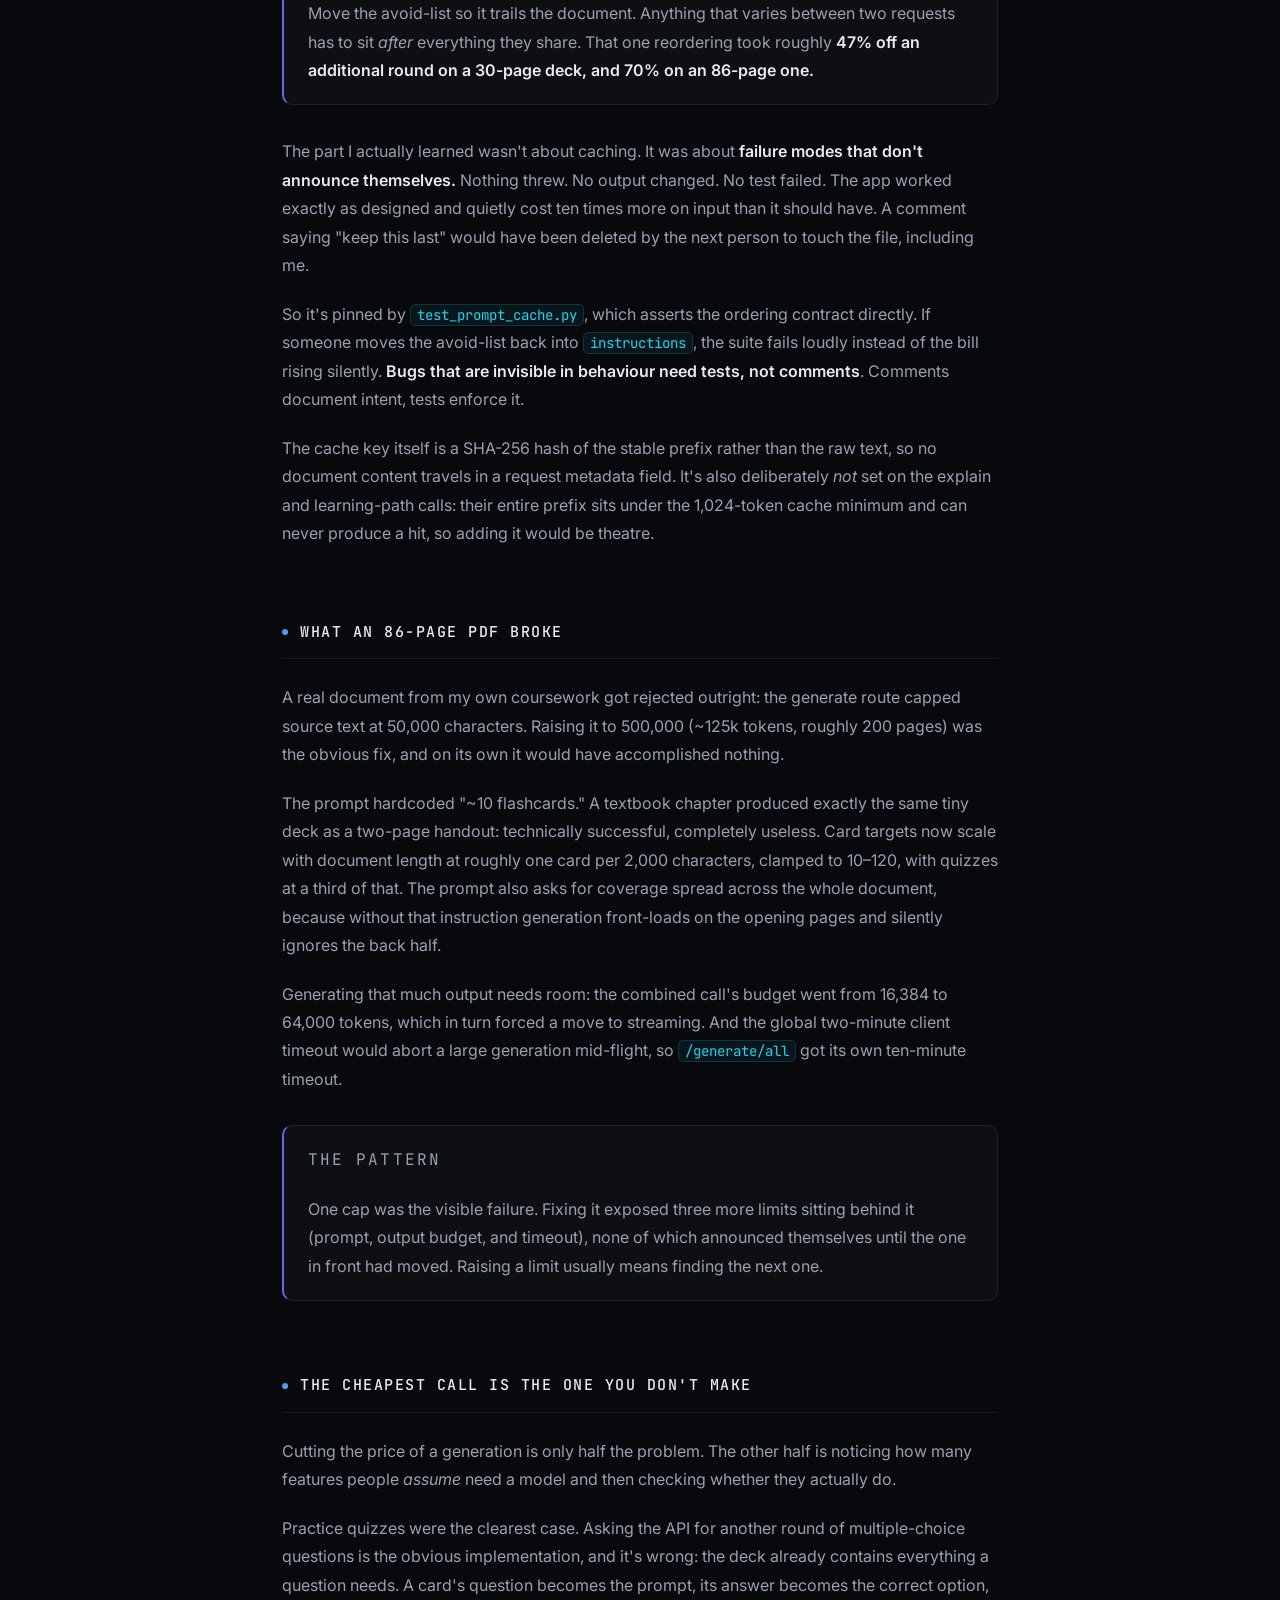
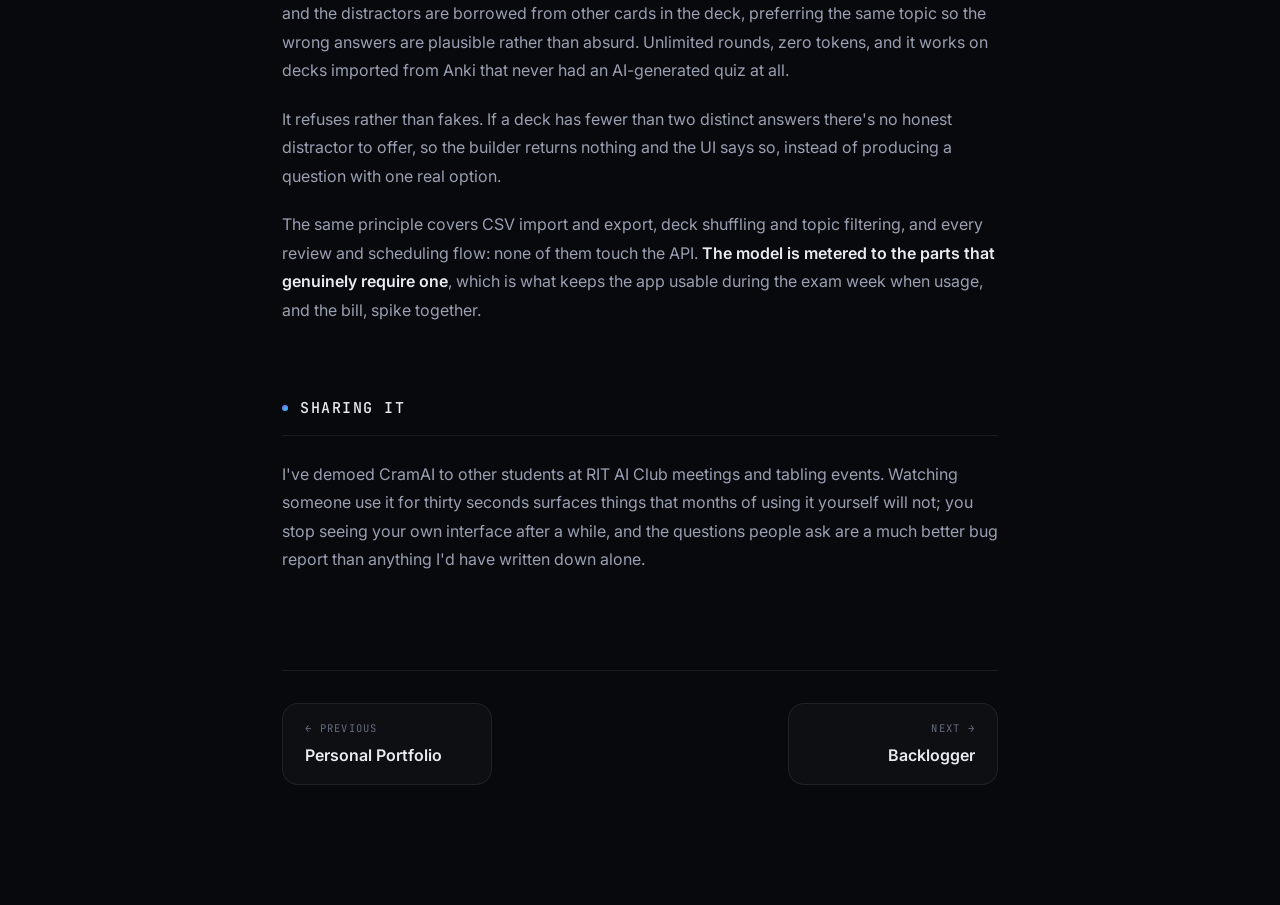
<file: projects/cramai.html>
<!DOCTYPE html>
<html lang="en">
<head>
    <meta charset="UTF-8">
    <meta name="viewport" content="width=device-width, initial-scale=1.0">
    <title>CramAI | Keith Nicolosi</title>
    <meta name="description" content="An adaptive study app built on FSRS-4.5 and the OpenAI Responses API, and the prompt-cache bug that was silently costing 10× on input.">
    <meta name="theme-color" content="#08090C">

    <link rel="canonical" href="https://keithnicolosi.com/projects/cramai.html">
    <link rel="icon" href="../images/favicon.ico" sizes="any">
    <link rel="apple-touch-icon" href="../images/apple-touch-icon.png">

    <meta property="og:type" content="article">
    <meta property="og:title" content="CramAI | Keith Nicolosi">
    <meta property="og:description" content="An adaptive study app built on FSRS-4.5, and the prompt-cache bug that was silently costing 10× on input.">
    <meta property="og:url" content="https://keithnicolosi.com/projects/cramai.html">
    <meta property="og:image" content="https://keithnicolosi.com/images/og-image.png">
    <meta name="twitter:card" content="summary_large_image">

    <link rel="preconnect" href="https://fonts.googleapis.com">
    <link rel="preconnect" href="https://fonts.gstatic.com" crossorigin>
    <link href="https://fonts.googleapis.com/css2?family=Inter:wght@400;500;600;700&family=JetBrains+Mono:wght@400;500&display=swap" rel="stylesheet">
    <link rel="stylesheet" href="../styles/styles.css">
    <link rel="stylesheet" href="../styles/project.css">
</head>
<body>

    <a class="skip-link" href="#case">Skip to content</a>

    <div class="aurora" aria-hidden="true">
        <span class="blob b1"></span>
        <span class="blob b2"></span>
        <span class="blob b3"></span>
        <span class="pointer-glow" id="pointer-glow"></span>
    </div>
    <div class="grain" aria-hidden="true"></div>

    <header class="nav" id="nav">
        <a class="brand" href="../index.html">
            <span class="brand-mark">KN</span>
            <span class="brand-name">Keith Nicolosi</span>
        </a>
        <div class="nav-right">
            <a class="nav-cta" href="../index.html#work">All work</a>
        </div>
    </header>

    <main class="case" id="case">

        <a class="case-back" href="../index.html#work"><span>←</span> Back to work</a>

        <p class="case-kicker">Adaptive Learning</p>
        <h1 class="case-title">CramAI</h1>
        <p class="case-standfirst">
            A study app that generates its own material and schedules it with FSRS-4.5.
            I built it for my Discrete Mathematics for Computing class and I'm still
            using it for coursework, which is how most of the interesting problems
            found me.
        </p>

        <dl class="case-facts">
            <div>
                <dt>Role</dt>
                <dd>Full-stack design &amp; build</dd>
            </div>
            <div>
                <dt>Live</dt>
                <dd><a href="https://cram-ai.app/" target="_blank" rel="noopener">cram-ai.app ↗</a></dd>
            </div>
            <div>
                <dt>Stack</dt>
                <dd>Python · FastAPI · OpenAI · React · Supabase</dd>
            </div>
            <div>
                <dt>Scheduler</dt>
                <dd>FSRS-4.5 (SM-2 fallback)</dd>
            </div>
        </dl>

        <h2>Why I built it</h2>

        <p>
            I was using NotebookLM to study, and it was good at the thing it does:
            answer questions about documents you give it. But it was
            <strong>a tool, not a tutor</strong>. It didn't know me. It couldn't tell
            you whether I was getting better at anything, because it wasn't tracking
            anything. Every session started from zero.
        </p>

        <p>
            Studying isn't a series of independent lookups; it's a process with state.
            What I needed to know was which concepts I kept failing, when I was about to
            forget something, and whether three weeks of work had actually moved
            anything. None of that exists if the tool has no memory of you.
        </p>

        <p>
            So CramAI is built around the state rather than the generation. Generation is
            the part everyone can do now; the interesting question is what you do with
            the results over eight weeks of a semester.
        </p>

        <h2>Scheduling: FSRS-4.5, not a correctness ratio</h2>

        <p>
            The naive version of "adaptive" is a running percentage: get it right, see
            it less. I didn't write that, because the problem is well-studied and the
            good answers are public.
        </p>

        <p>
            Reviews run on <strong>FSRS-4.5</strong>, which models every card as a pair
            of values: <code>stability</code> (roughly, how many days until recall
            decays to target) and <code>difficulty</code> (1–10, how hard this specific
            card is <em>for this specific user</em>), and schedules each review to land
            at the moment recall probability drops to 90%. Compared to SM-2 it reaches
            the same retention with markedly fewer reviews, which for a student the week
            before an exam is the entire value proposition.
        </p>

        <p>
            SM-2 is still in the codebase, deliberately. It backs the legacy ease-factor
            bookkeeping shown in the card-history chart, and it bootstraps decks created
            before FSRS existed. Ratings are the familiar four-point scale: Again, Hard,
            Good, Easy, and both schedulers are pure functions with no I/O, which is why
            they're straightforward to test.
        </p>

        <p>
            Topic mastery is then the share of a topic's cards that have reached maturity,
            which is what drives the progression dashboard and the learning path: the
            "am I actually improving" signal that NotebookLM couldn't give me.
        </p>

        <h2>The real problem was cost</h2>

        <p>
            Not accuracy, not latency: <strong>cost</strong>. A study app's whole premise
            is that generating material is cheap enough to do casually. If a single
            textbook chapter costs real money to turn into a deck, the product doesn't
            work, because the behaviour it depends on is students generating decks
            without thinking about it.
        </p>

        <p>
            I originally built on the Claude API. Moving generation to OpenAI's
            <code>gpt-5.6-luna</code> cut cost by roughly <strong>5–9×</strong> at
            comparable reasoning quality for this workload. That migration then opened up
            further optimisations that mattered more than the swap itself.
        </p>

        <div class="metrics">
            <div class="metric">
                <div class="metric-val">5–9×</div>
                <div class="metric-key">Cost cut, provider switch</div>
            </div>
            <div class="metric">
                <div class="metric-val">70%</div>
                <div class="metric-key">Saved per cached round</div>
            </div>
            <div class="metric">
                <div class="metric-val">~200pp</div>
                <div class="metric-key">Max document</div>
            </div>
            <div class="metric">
                <div class="metric-val">10–120</div>
                <div class="metric-key">Cards, scaled to length</div>
            </div>
        </div>

        <h3>One request, not three</h3>

        <p>
            Flashcards, a quiz, and a summary are generated in a single combined prompt
            rather than three separate calls, each of which would re-send the same source
            document. That's roughly <strong>3× cheaper</strong> than fanning out one call
            per content type, and it's a separate saving from the provider switch above.
        </p>

        <h3>Reasoning effort is a per-call-site decision</h3>

        <p>
            Reasoning tokens bill as output tokens <em>and</em> count against
            <code>max_output_tokens</code>, so leaving effort at the family default of
            <code>medium</code> everywhere means paying for deliberation on calls that
            don't need it, and worse, letting reasoning eat the budget the model needs
            to emit its actual JSON.
        </p>

        <p>
            Effort is now pinned per call site. Straight extraction and latency-sensitive
            paths run at <code>none</code>. Document generation runs at <code>low</code>,
            because spreading N cards evenly across a whole document while holding a
            basic/cloze mix is planning work, not extraction. When the learning-path call
            started truncating, the fix was recognising that its reasoning was starving
            its own output; the cap moved from 1,024 to 4,096 tokens.
        </p>

        <h2>The bug that cost 10× and looked like nothing</h2>

        <p>
            This is my favourite bug in the project, because the application behaved
            perfectly correctly the entire time it was happening.
        </p>

        <p>
            Quiz generation runs in rounds, and rounds 2 and 3 resend the same source
            document along with an "avoid" list of questions already asked. The document
            is the expensive part of that request, and prompt caching exists precisely to
            stop you paying full price for it twice.
        </p>

        <p>
            But <strong>the cache matches on a byte-identical prefix.</strong> I had put
            the avoid-list in <code>instructions</code>, ahead of the source text. That
            list changes every round by definition. So every round presented a different
            prefix, every round missed the cache, and every round re-paid full input price
            on a document the cache was already holding.
        </p>

        <div class="callout">
            <p class="callout-label">The fix</p>
            <p>
                Move the avoid-list so it trails the document. Anything that varies
                between two requests has to sit <em>after</em> everything they share.
                That one reordering took roughly <strong>47% off an additional round on a
                30-page deck, and 70% on an 86-page one.</strong>
            </p>
        </div>

        <p>
            The part I actually learned wasn't about caching. It was about
            <strong>failure modes that don't announce themselves.</strong> Nothing threw.
            No output changed. No test failed. The app worked exactly as designed and
            quietly cost ten times more on input than it should have. A comment saying
            "keep this last" would have been deleted by the next person to touch the file,
            including me.
        </p>

        <p>
            So it's pinned by <code>test_prompt_cache.py</code>, which asserts the
            ordering contract directly. If someone moves the avoid-list back into
            <code>instructions</code>, the suite fails loudly instead of the bill rising
            silently. <strong>Bugs that are invisible in behaviour need tests, not
            comments</strong>. Comments document intent, tests enforce it.
        </p>

        <p>
            The cache key itself is a SHA-256 hash of the stable prefix rather than the
            raw text, so no document content travels in a request metadata field. It's
            also deliberately <em>not</em> set on the explain and learning-path calls:
            their entire prefix sits under the 1,024-token cache minimum and can never
            produce a hit, so adding it would be theatre.
        </p>

        <h2>What an 86-page PDF broke</h2>

        <p>
            A real document from my own coursework got rejected outright: the generate
            route capped source text at 50,000 characters. Raising it to 500,000
            (~125k tokens, roughly 200 pages) was the obvious fix, and on its own it would
            have accomplished nothing.
        </p>

        <p>
            The prompt hardcoded "~10 flashcards." A textbook chapter produced exactly the
            same tiny deck as a two-page handout: technically successful, completely
            useless. Card targets now scale with document length at roughly one card per
            2,000 characters, clamped to 10–120, with quizzes at a third of that. The
            prompt also asks for coverage spread across the whole document, because
            without that instruction generation front-loads on the opening pages and
            silently ignores the back half.
        </p>

        <p>
            Generating that much output needs room: the combined call's budget went from
            16,384 to 64,000 tokens, which in turn forced a move to streaming. And the
            global two-minute client timeout would abort a large generation mid-flight, so
            <code>/generate/all</code> got its own ten-minute timeout.
        </p>

        <div class="callout">
            <p class="callout-label">The pattern</p>
            <p>
                One cap was the visible failure. Fixing it exposed three more limits
                sitting behind it (prompt, output budget, and timeout), none of which
                announced themselves until the one in front had moved. Raising a limit
                usually means finding the next one.
            </p>
        </div>

        <h2>The cheapest call is the one you don't make</h2>

        <p>
            Cutting the price of a generation is only half the problem. The other half is
            noticing how many features people <em>assume</em> need a model and then
            checking whether they actually do.
        </p>

        <p>
            Practice quizzes were the clearest case. Asking the API for another round of
            multiple-choice questions is the obvious implementation, and it's wrong: the
            deck already contains everything a question needs. A card's question becomes
            the prompt, its answer becomes the correct option, and the distractors are
            borrowed from other cards in the deck, preferring the same topic so the wrong
            answers are plausible rather than absurd. Unlimited rounds, zero tokens, and
            it works on decks imported from Anki that never had an AI-generated quiz at
            all.
        </p>

        <p>
            It refuses rather than fakes. If a deck has fewer than two distinct answers
            there's no honest distractor to offer, so the builder returns nothing and the
            UI says so, instead of producing a question with one real option.
        </p>

        <p>
            The same principle covers CSV import and export, deck shuffling and topic
            filtering, and every review and scheduling flow: none of them touch the API.
            <strong>The model is metered to the parts that genuinely require one</strong>,
            which is what keeps the app usable during the exam week when usage, and the
            bill, spike together.
        </p>

        <h2>Sharing it</h2>

        <p>
            I've demoed CramAI to other students at RIT AI Club meetings and tabling
            events. Watching someone use it for thirty seconds surfaces things that months
            of using it yourself will not; you stop seeing your own interface after a
            while, and the questions people ask are a much better bug report than anything
            I'd have written down alone.
        </p>

        <nav class="case-nav">
            <a class="prev" href="portfolio.html">
                <span class="nav-dir">← Previous</span>
                <span class="nav-name">Personal Portfolio</span>
            </a>
            <a class="next" href="backlogger.html">
                <span class="nav-dir">Next →</span>
                <span class="nav-name">Backlogger</span>
            </a>
        </nav>

    </main>

    <script src="../javascript/script.js"></script>
</body>
</html>
</file>
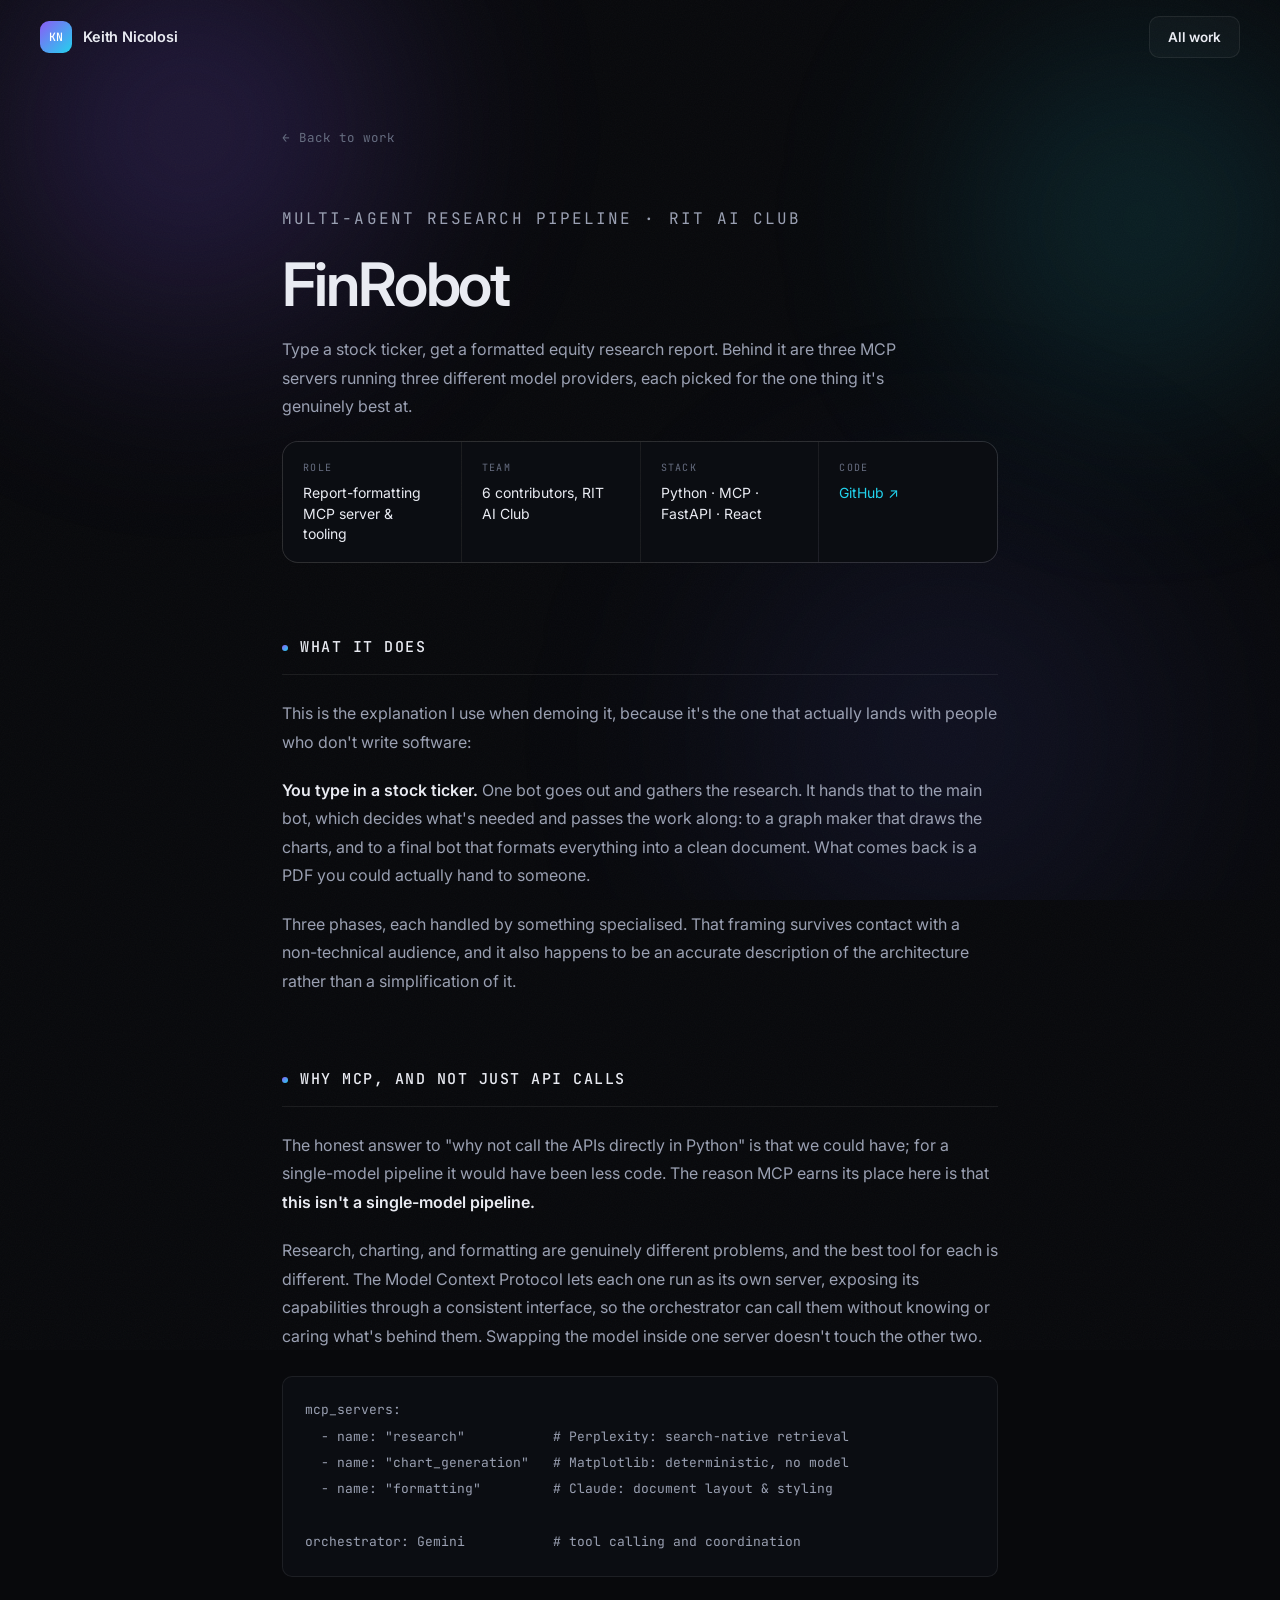
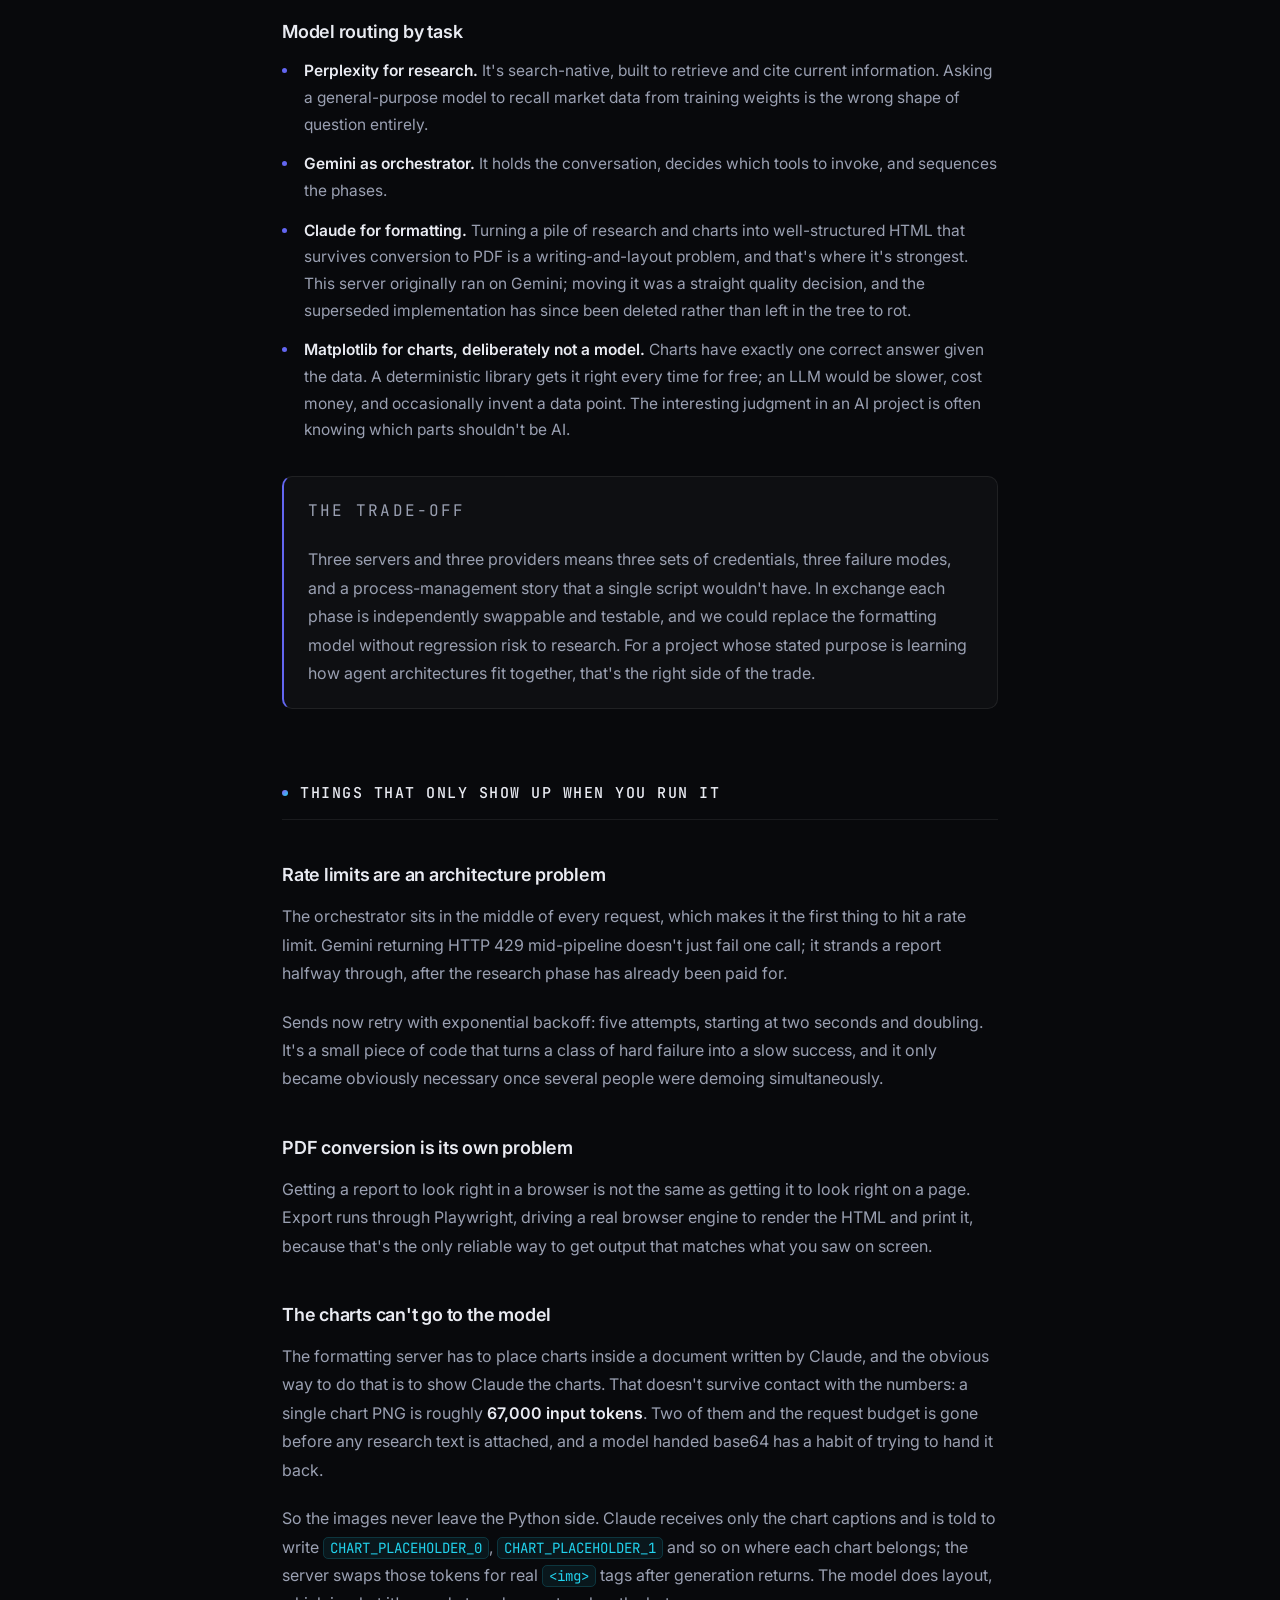
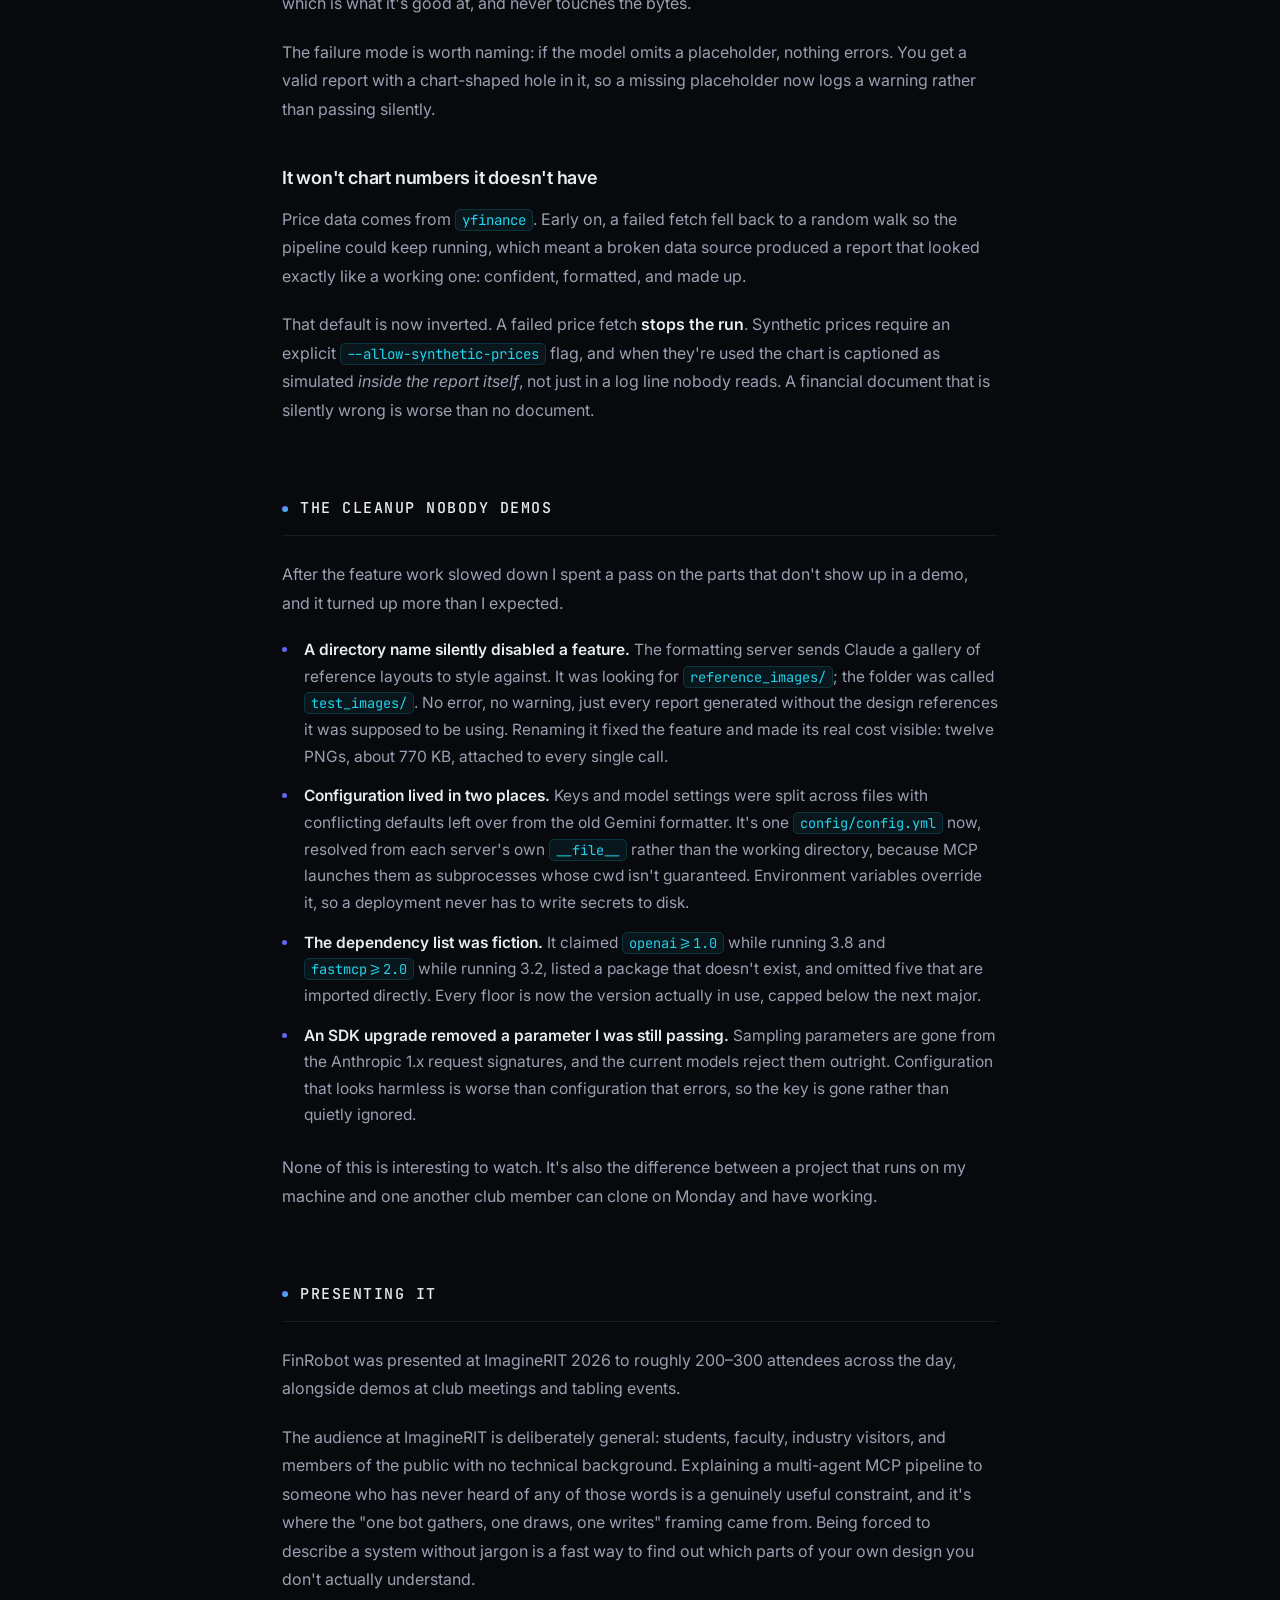
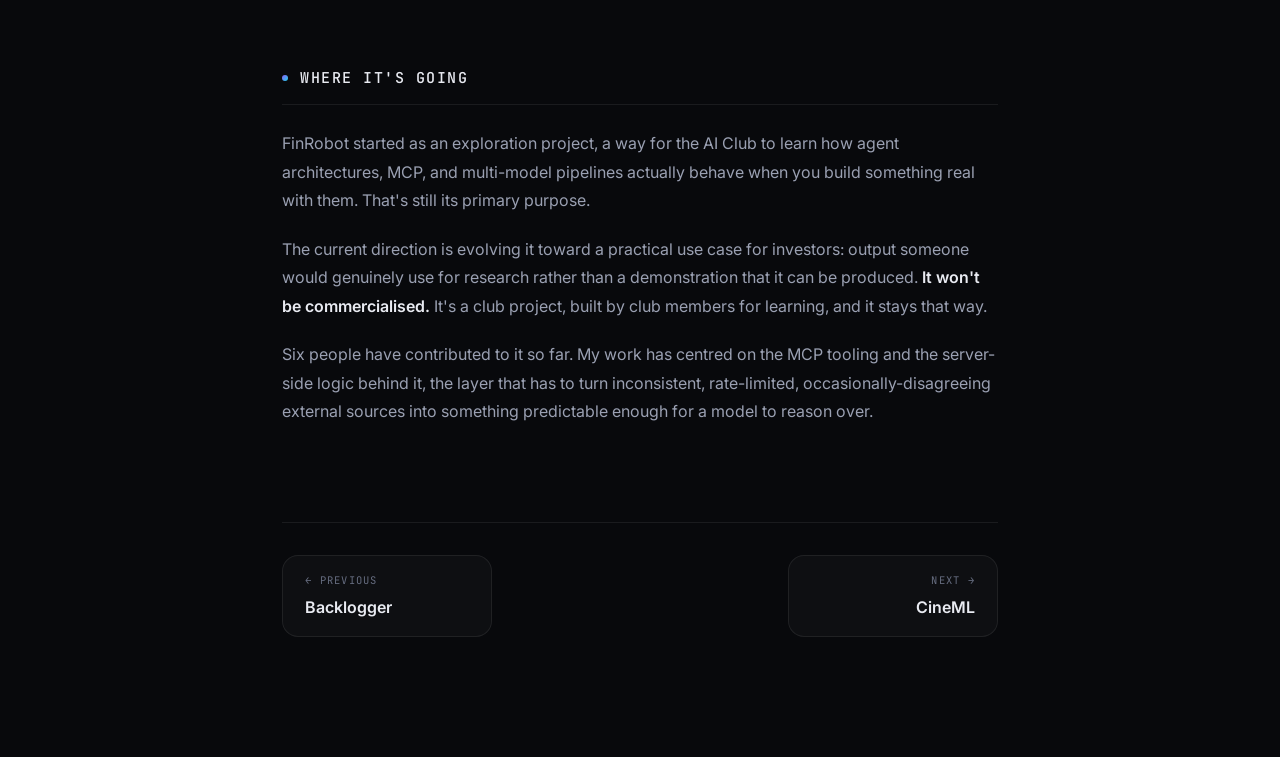
<file: projects/finrobot.html>
<!DOCTYPE html>
<html lang="en">
<head>
    <meta charset="UTF-8">
    <meta name="viewport" content="width=device-width, initial-scale=1.0">
    <title>FinRobot | Keith Nicolosi</title>
    <meta name="description" content="A multi-agent equity research pipeline: three MCP servers, three model providers, one PDF report. Built with the RIT AI Club.">
    <meta name="theme-color" content="#08090C">

    <link rel="canonical" href="https://keithnicolosi.com/projects/finrobot.html">
    <link rel="icon" href="../images/favicon.ico" sizes="any">
    <link rel="apple-touch-icon" href="../images/apple-touch-icon.png">

    <meta property="og:type" content="article">
    <meta property="og:title" content="FinRobot | Keith Nicolosi">
    <meta property="og:description" content="A multi-agent equity research pipeline: three MCP servers, three model providers, one PDF report.">
    <meta property="og:url" content="https://keithnicolosi.com/projects/finrobot.html">
    <meta property="og:image" content="https://keithnicolosi.com/images/og-image.png">
    <meta name="twitter:card" content="summary_large_image">

    <link rel="preconnect" href="https://fonts.googleapis.com">
    <link rel="preconnect" href="https://fonts.gstatic.com" crossorigin>
    <link href="https://fonts.googleapis.com/css2?family=Inter:wght@400;500;600;700&family=JetBrains+Mono:wght@400;500&display=swap" rel="stylesheet">
    <link rel="stylesheet" href="../styles/styles.css">
    <link rel="stylesheet" href="../styles/project.css">
</head>
<body>

    <a class="skip-link" href="#case">Skip to content</a>

    <div class="aurora" aria-hidden="true">
        <span class="blob b1"></span>
        <span class="blob b2"></span>
        <span class="blob b3"></span>
        <span class="pointer-glow" id="pointer-glow"></span>
    </div>
    <div class="grain" aria-hidden="true"></div>

    <header class="nav" id="nav">
        <a class="brand" href="../index.html">
            <span class="brand-mark">KN</span>
            <span class="brand-name">Keith Nicolosi</span>
        </a>
        <div class="nav-right">
            <a class="nav-cta" href="../index.html#work">All work</a>
        </div>
    </header>

    <main class="case" id="case">

        <a class="case-back" href="../index.html#work"><span>←</span> Back to work</a>

        <p class="case-kicker">Multi-Agent Research Pipeline · RIT AI Club</p>
        <h1 class="case-title">FinRobot</h1>
        <p class="case-standfirst">
            Type a stock ticker, get a formatted equity research report. Behind it are
            three MCP servers running three different model providers, each picked for
            the one thing it's genuinely best at.
        </p>

        <dl class="case-facts">
            <div>
                <dt>Role</dt>
                <dd>Report-formatting MCP server &amp; tooling</dd>
            </div>
            <div>
                <dt>Team</dt>
                <dd>6 contributors, RIT AI Club</dd>
            </div>
            <div>
                <dt>Stack</dt>
                <dd>Python · MCP · FastAPI · React</dd>
            </div>
            <div>
                <dt>Code</dt>
                <dd><a href="https://github.com/RIT-AI-Club/FinRLExtention" target="_blank" rel="noopener">GitHub ↗</a></dd>
            </div>
        </dl>

        <h2>What it does</h2>

        <p>
            This is the explanation I use when demoing it, because it's the one that
            actually lands with people who don't write software:
        </p>

        <p>
            <strong>You type in a stock ticker.</strong> One bot goes out and gathers
            the research. It hands that to the main bot, which decides what's needed and
            passes the work along: to a graph maker that draws the charts, and to a
            final bot that formats everything into a clean document. What comes back is a
            PDF you could actually hand to someone.
        </p>

        <p>
            Three phases, each handled by something specialised. That framing survives
            contact with a non-technical audience, and it also happens to be an accurate
            description of the architecture rather than a simplification of it.
        </p>

        <h2>Why MCP, and not just API calls</h2>

        <p>
            The honest answer to "why not call the APIs directly in Python" is that we
            could have; for a single-model pipeline it would have been less code. The
            reason MCP earns its place here is that
            <strong>this isn't a single-model pipeline.</strong>
        </p>

        <p>
            Research, charting, and formatting are genuinely different problems, and the
            best tool for each is different. The Model Context Protocol lets each one run
            as its own server, exposing its capabilities through a consistent interface,
            so the orchestrator can call them without knowing or caring what's behind
            them. Swapping the model inside one server doesn't touch the other two.
        </p>

        <pre><code>mcp_servers:
  - name: "research"           # Perplexity: search-native retrieval
  - name: "chart_generation"   # Matplotlib: deterministic, no model
  - name: "formatting"         # Claude: document layout &amp; styling

orchestrator: Gemini           # tool calling and coordination</code></pre>

        <h3>Model routing by task</h3>

        <ul class="case-list">
            <li><strong>Perplexity for research.</strong> It's search-native, built to retrieve and cite current information. Asking a general-purpose model to recall market data from training weights is the wrong shape of question entirely.</li>
            <li><strong>Gemini as orchestrator.</strong> It holds the conversation, decides which tools to invoke, and sequences the phases.</li>
            <li><strong>Claude for formatting.</strong> Turning a pile of research and charts into well-structured HTML that survives conversion to PDF is a writing-and-layout problem, and that's where it's strongest. This server originally ran on Gemini; moving it was a straight quality decision, and the superseded implementation has since been deleted rather than left in the tree to rot.</li>
            <li><strong>Matplotlib for charts, deliberately not a model.</strong> Charts have exactly one correct answer given the data. A deterministic library gets it right every time for free; an LLM would be slower, cost money, and occasionally invent a data point. The interesting judgment in an AI project is often knowing which parts shouldn't be AI.</li>
        </ul>

        <div class="callout">
            <p class="callout-label">The trade-off</p>
            <p>
                Three servers and three providers means three sets of credentials, three
                failure modes, and a process-management story that a single script
                wouldn't have. In exchange each phase is independently swappable and
                testable, and we could replace the formatting model without regression
                risk to research. For a project whose stated purpose is learning how
                agent architectures fit together, that's the right side of the trade.
            </p>
        </div>

        <h2>Things that only show up when you run it</h2>

        <h3>Rate limits are an architecture problem</h3>

        <p>
            The orchestrator sits in the middle of every request, which makes it the
            first thing to hit a rate limit. Gemini returning HTTP 429 mid-pipeline
            doesn't just fail one call; it strands a report halfway through, after the
            research phase has already been paid for.
        </p>

        <p>
            Sends now retry with exponential backoff: five attempts, starting at two
            seconds and doubling. It's a small piece of code that turns a class of hard
            failure into a slow success, and it only became obviously necessary once
            several people were demoing simultaneously.
        </p>

        <h3>PDF conversion is its own problem</h3>

        <p>
            Getting a report to look right in a browser is not the same as getting it to
            look right on a page. Export runs through Playwright, driving a real browser
            engine to render the HTML and print it, because that's the only reliable way
            to get output that matches what you saw on screen.
        </p>

        <h3>The charts can't go to the model</h3>

        <p>
            The formatting server has to place charts inside a document written by
            Claude, and the obvious way to do that is to show Claude the charts. That
            doesn't survive contact with the numbers: a single chart PNG is roughly
            <strong>67,000 input tokens</strong>. Two of them and the request budget is
            gone before any research text is attached, and a model handed base64 has a
            habit of trying to hand it back.
        </p>

        <p>
            So the images never leave the Python side. Claude receives only the chart
            captions and is told to write <code>CHART_PLACEHOLDER_0</code>,
            <code>CHART_PLACEHOLDER_1</code> and so on where each chart belongs; the
            server swaps those tokens for real <code>&lt;img&gt;</code> tags after
            generation returns. The model does layout, which is what it's good at, and
            never touches the bytes.
        </p>

        <p>
            The failure mode is worth naming: if the model omits a placeholder, nothing
            errors. You get a valid report with a chart-shaped hole in it, so a missing
            placeholder now logs a warning rather than passing silently.
        </p>

        <h3>It won't chart numbers it doesn't have</h3>

        <p>
            Price data comes from <code>yfinance</code>. Early on, a failed fetch fell
            back to a random walk so the pipeline could keep running, which meant a
            broken data source produced a report that looked exactly like a working one:
            confident, formatted, and made up.
        </p>

        <p>
            That default is now inverted. A failed price fetch <strong>stops the
            run</strong>. Synthetic prices require an explicit
            <code>--allow-synthetic-prices</code> flag, and when they're used the chart
            is captioned as simulated <em>inside the report itself</em>, not just in a
            log line nobody reads. A financial document that is silently wrong is worse
            than no document.
        </p>

        <h2>The cleanup nobody demos</h2>

        <p>
            After the feature work slowed down I spent a pass on the parts that don't
            show up in a demo, and it turned up more than I expected.
        </p>

        <ul class="case-list">
            <li><strong>A directory name silently disabled a feature.</strong> The formatting server sends Claude a gallery of reference layouts to style against. It was looking for <code>reference_images/</code>; the folder was called <code>test_images/</code>. No error, no warning, just every report generated without the design references it was supposed to be using. Renaming it fixed the feature and made its real cost visible: twelve PNGs, about 770&nbsp;KB, attached to every single call.</li>
            <li><strong>Configuration lived in two places.</strong> Keys and model settings were split across files with conflicting defaults left over from the old Gemini formatter. It's one <code>config/config.yml</code> now, resolved from each server's own <code>__file__</code> rather than the working directory, because MCP launches them as subprocesses whose cwd isn't guaranteed. Environment variables override it, so a deployment never has to write secrets to disk.</li>
            <li><strong>The dependency list was fiction.</strong> It claimed <code>openai&gt;=1.0</code> while running 3.8 and <code>fastmcp&gt;=2.0</code> while running 3.2, listed a package that doesn't exist, and omitted five that are imported directly. Every floor is now the version actually in use, capped below the next major.</li>
            <li><strong>An SDK upgrade removed a parameter I was still passing.</strong> Sampling parameters are gone from the Anthropic 1.x request signatures, and the current models reject them outright. Configuration that looks harmless is worse than configuration that errors, so the key is gone rather than quietly ignored.</li>
        </ul>

        <p>
            None of this is interesting to watch. It's also the difference between a
            project that runs on my machine and one another club member can clone on
            Monday and have working.
        </p>

        <h2>Presenting it</h2>

        <p>
            FinRobot was presented at ImagineRIT 2026 to roughly 200–300 attendees across
            the day, alongside demos at club meetings and tabling events.
        </p>

        <p>
            The audience at ImagineRIT is deliberately general: students, faculty,
            industry visitors, and members of the public with no technical background.
            Explaining a multi-agent MCP pipeline to someone who has never heard of any of
            those words is a genuinely useful constraint, and it's where the
            "one bot gathers, one draws, one writes" framing came from. Being forced to
            describe a system without jargon is a fast way to find out which parts of your
            own design you don't actually understand.
        </p>

        <h2>Where it's going</h2>

        <p>
            FinRobot started as an exploration project, a way for the AI Club to learn
            how agent architectures, MCP, and multi-model pipelines actually behave when
            you build something real with them. That's still its primary purpose.
        </p>

        <p>
            The current direction is evolving it toward a practical use case for
            investors: output someone would genuinely use for research rather than a
            demonstration that it can be produced. <strong>It won't be
            commercialised.</strong> It's a club project, built by club members for
            learning, and it stays that way.
        </p>

        <p>
            Six people have contributed to it so far. My work has centred on the MCP
            tooling and the server-side logic behind it, the layer that has to turn
            inconsistent, rate-limited, occasionally-disagreeing external sources into
            something predictable enough for a model to reason over.
        </p>

        <nav class="case-nav">
            <a class="prev" href="backlogger.html">
                <span class="nav-dir">← Previous</span>
                <span class="nav-name">Backlogger</span>
            </a>
            <a class="next" href="cineml.html">
                <span class="nav-dir">Next →</span>
                <span class="nav-name">CineML</span>
            </a>
        </nav>

    </main>

    <script src="../javascript/script.js"></script>
</body>
</html>
</file>
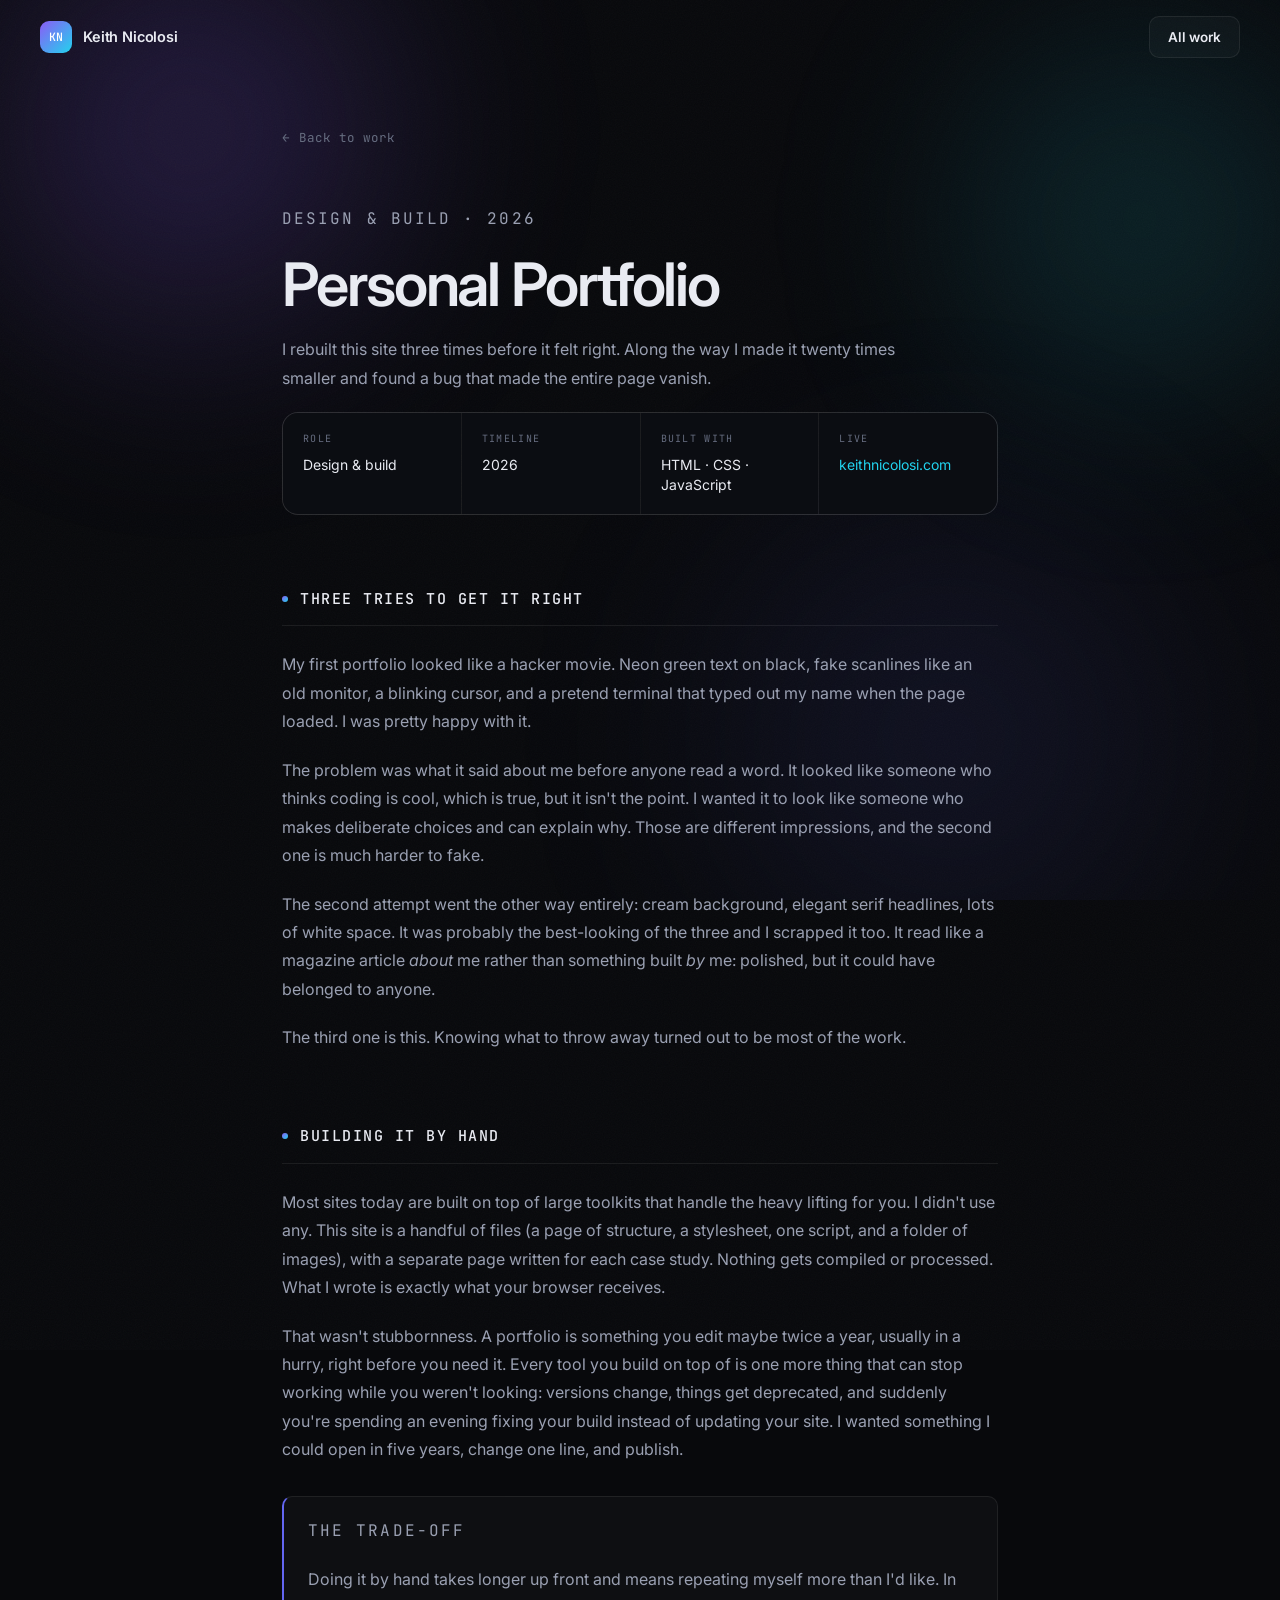
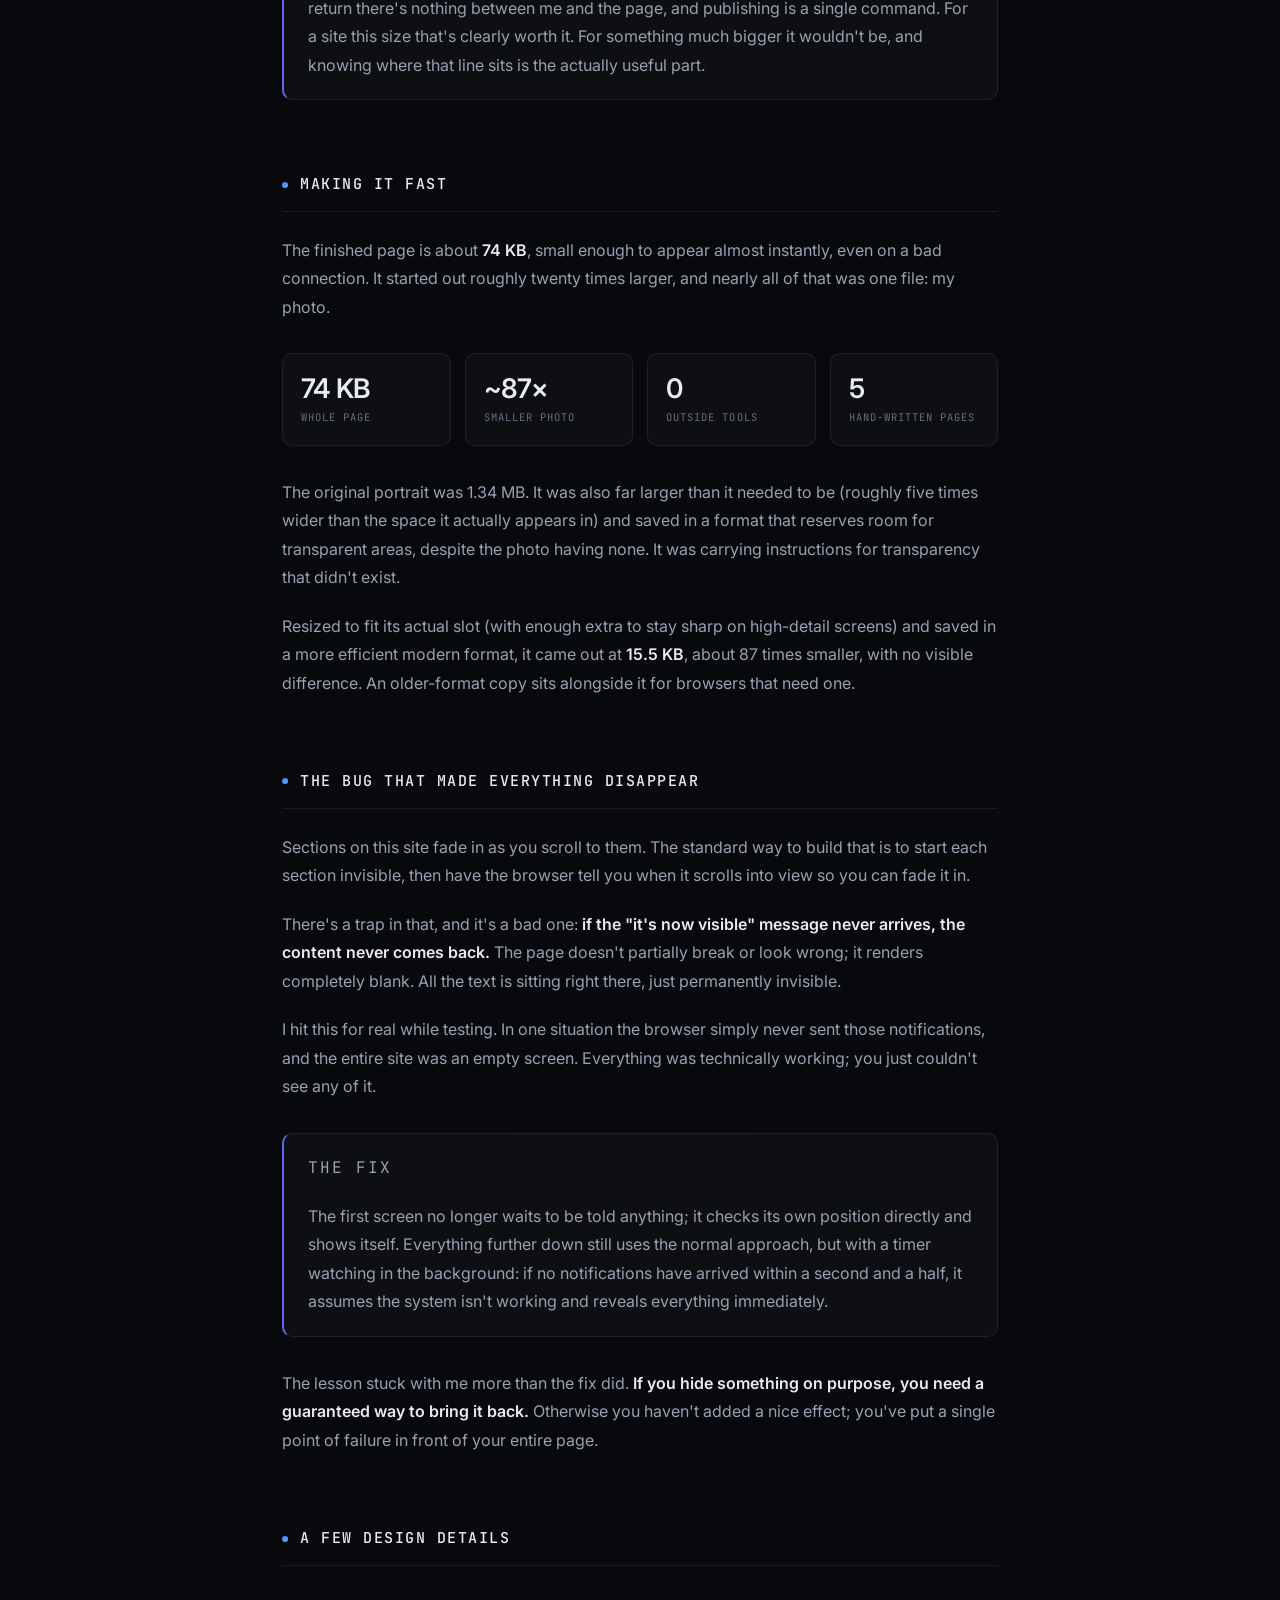
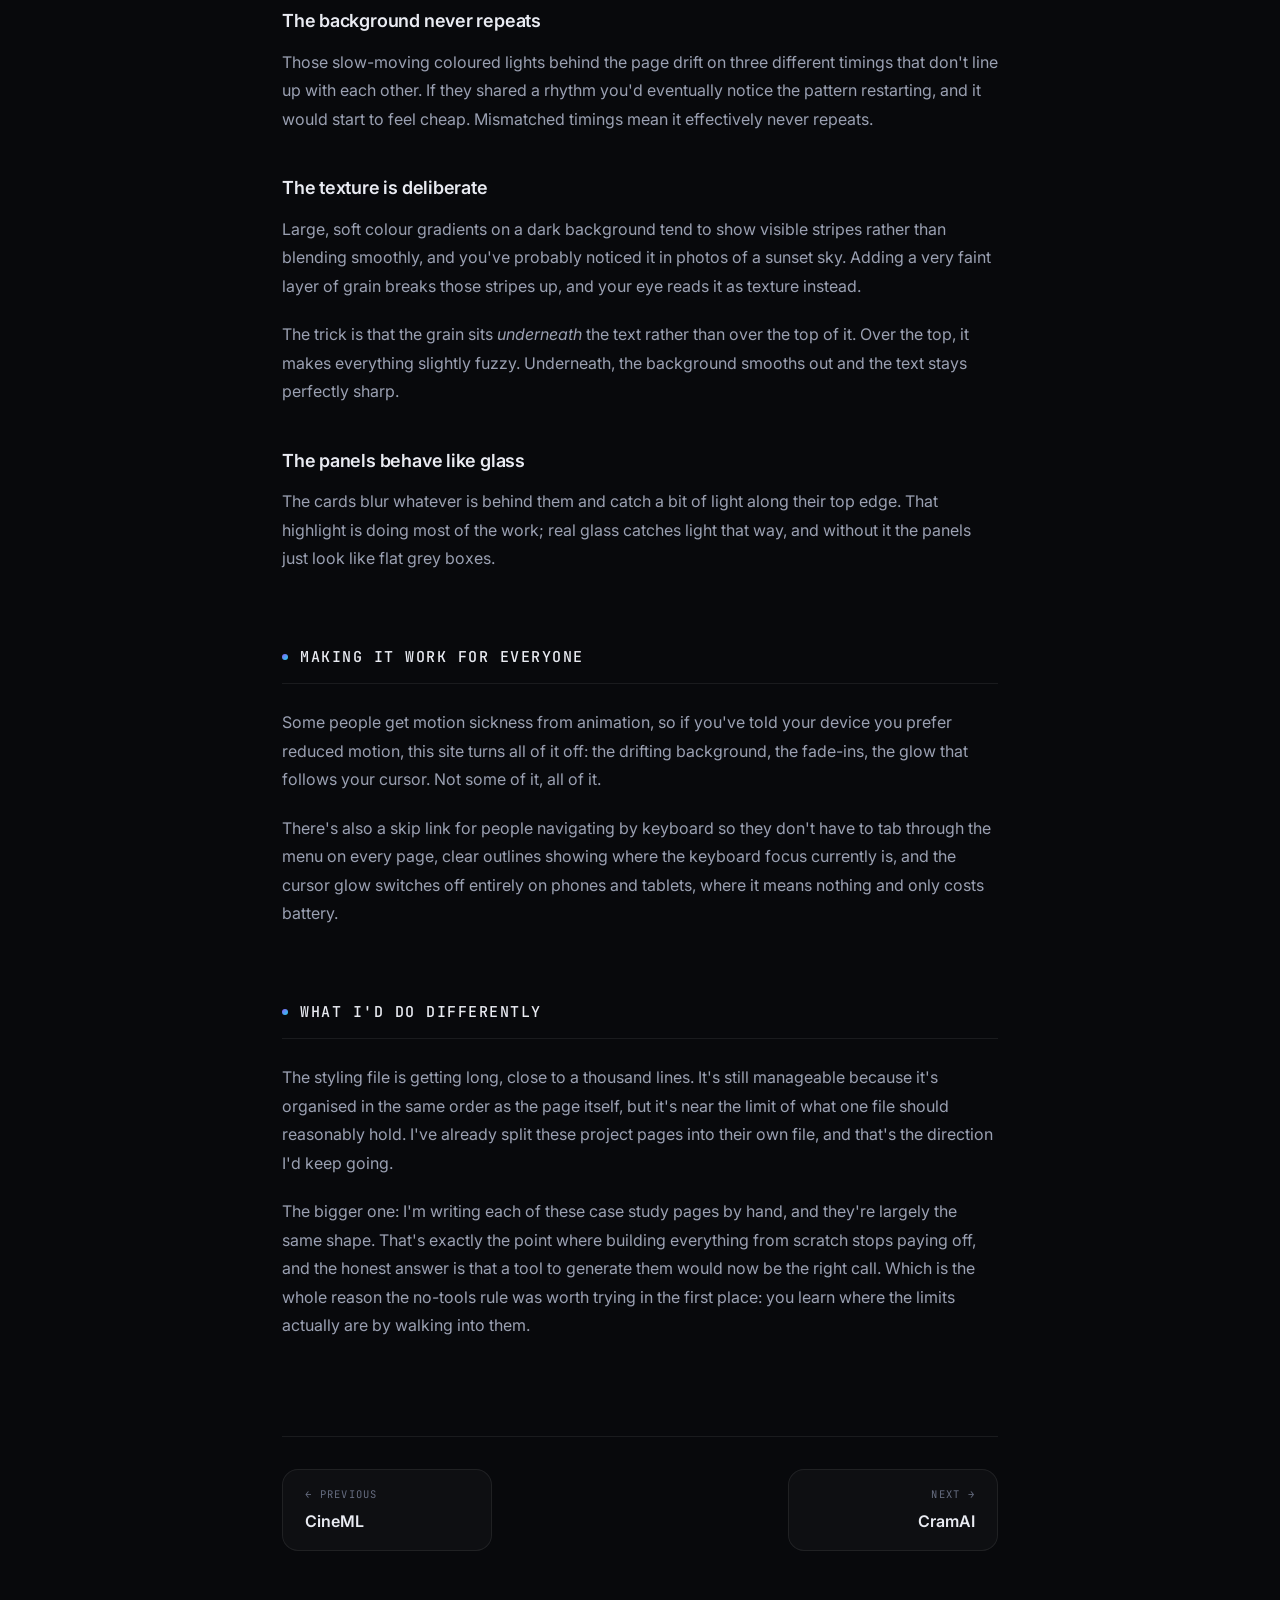
<file: projects/portfolio.html>
<!DOCTYPE html>
<html lang="en">
<head>
    <meta charset="UTF-8">
    <meta name="viewport" content="width=device-width, initial-scale=1.0">
    <title>Personal Portfolio | Keith Nicolosi</title>
    <meta name="description" content="Building a portfolio site from scratch: three rebuilds, one very large photo, and a bug that made the whole page disappear.">
    <meta name="theme-color" content="#08090C">

    <link rel="canonical" href="https://keithnicolosi.com/projects/portfolio.html">
    <link rel="icon" href="../images/favicon.ico" sizes="any">
    <link rel="apple-touch-icon" href="../images/apple-touch-icon.png">

    <meta property="og:type" content="article">
    <meta property="og:title" content="Personal Portfolio | Keith Nicolosi">
    <meta property="og:description" content="Three rebuilds, one very large photo, and a bug that made the whole page disappear.">
    <meta property="og:url" content="https://keithnicolosi.com/projects/portfolio.html">
    <meta property="og:image" content="https://keithnicolosi.com/images/og-image.png">
    <meta name="twitter:card" content="summary_large_image">

    <link rel="preconnect" href="https://fonts.googleapis.com">
    <link rel="preconnect" href="https://fonts.gstatic.com" crossorigin>
    <link href="https://fonts.googleapis.com/css2?family=Inter:wght@400;500;600;700&family=JetBrains+Mono:wght@400;500&display=swap" rel="stylesheet">
    <link rel="stylesheet" href="../styles/styles.css">
    <link rel="stylesheet" href="../styles/project.css">
</head>
<body>

    <a class="skip-link" href="#case">Skip to content</a>

    <div class="aurora" aria-hidden="true">
        <span class="blob b1"></span>
        <span class="blob b2"></span>
        <span class="blob b3"></span>
        <span class="pointer-glow" id="pointer-glow"></span>
    </div>
    <div class="grain" aria-hidden="true"></div>

    <header class="nav" id="nav">
        <a class="brand" href="../index.html">
            <span class="brand-mark">KN</span>
            <span class="brand-name">Keith Nicolosi</span>
        </a>
        <div class="nav-right">
            <a class="nav-cta" href="../index.html#work">All work</a>
        </div>
    </header>

    <main class="case" id="case">

        <a class="case-back" href="../index.html#work"><span>←</span> Back to work</a>

        <p class="case-kicker">Design &amp; Build · 2026</p>
        <h1 class="case-title">Personal Portfolio</h1>
        <p class="case-standfirst">
            I rebuilt this site three times before it felt right. Along the way I made it
            twenty times smaller and found a bug that made the entire page vanish.
        </p>

        <dl class="case-facts">
            <div>
                <dt>Role</dt>
                <dd>Design &amp; build</dd>
            </div>
            <div>
                <dt>Timeline</dt>
                <dd>2026</dd>
            </div>
            <div>
                <dt>Built with</dt>
                <dd>HTML · CSS · JavaScript</dd>
            </div>
            <div>
                <dt>Live</dt>
                <dd><a href="https://keithnicolosi.com">keithnicolosi.com</a></dd>
            </div>
        </dl>

        <h2>Three tries to get it right</h2>

        <p>
            My first portfolio looked like a hacker movie. Neon green text on black, fake
            scanlines like an old monitor, a blinking cursor, and a pretend terminal that
            typed out my name when the page loaded. I was pretty happy with it.
        </p>

        <p>
            The problem was what it said about me before anyone read a word. It looked
            like someone who thinks coding is cool, which is true, but it isn't the point.
            I wanted it to look like someone who makes deliberate choices and can explain
            why. Those are different impressions, and the second one is much harder to
            fake.
        </p>

        <p>
            The second attempt went the other way entirely: cream background, elegant
            serif headlines, lots of white space. It was probably the best-looking of the
            three and I scrapped it too. It read like a magazine article
            <em>about</em> me rather than something built <em>by</em> me: polished, but it
            could have belonged to anyone.
        </p>

        <p>
            The third one is this. Knowing what to throw away turned out to be most of
            the work.
        </p>

        <h2>Building it by hand</h2>

        <p>
            Most sites today are built on top of large toolkits that handle the heavy
            lifting for you. I didn't use any. This site is a handful of files (a page
            of structure, a stylesheet, one script, and a folder of images), with a
            separate page written for each case study. Nothing gets compiled or
            processed. What I wrote is exactly what your browser receives.
        </p>

        <p>
            That wasn't stubbornness. A portfolio is something you edit maybe twice a
            year, usually in a hurry, right before you need it. Every tool you build on
            top of is one more thing that can stop working while you weren't looking:
            versions change, things get deprecated, and suddenly you're spending an
            evening fixing your build instead of updating your site. I wanted something I
            could open in five years, change one line, and publish.
        </p>

        <div class="callout">
            <p class="callout-label">The trade-off</p>
            <p>
                Doing it by hand takes longer up front and means repeating myself more
                than I'd like. In return there's nothing between me and the page, and
                publishing is a single command. For a site this size that's clearly worth
                it. For something much bigger it wouldn't be, and knowing where that line
                sits is the actually useful part.
            </p>
        </div>

        <h2>Making it fast</h2>

        <p>
            The finished page is about <strong>74 KB</strong>, small enough to appear
            almost instantly, even on a bad connection. It started out roughly twenty
            times larger, and nearly all of that was one file: my photo.
        </p>

        <div class="metrics">
            <div class="metric">
                <div class="metric-val">74 KB</div>
                <div class="metric-key">Whole page</div>
            </div>
            <div class="metric">
                <div class="metric-val">~87×</div>
                <div class="metric-key">Smaller photo</div>
            </div>
            <div class="metric">
                <div class="metric-val">0</div>
                <div class="metric-key">Outside tools</div>
            </div>
            <div class="metric">
                <div class="metric-val">5</div>
                <div class="metric-key">Hand-written pages</div>
            </div>
        </div>

        <p>
            The original portrait was 1.34 MB. It was also far larger than it needed to
            be (roughly five times wider than the space it actually appears in) and
            saved in a format that reserves room for transparent areas, despite the photo
            having none. It was carrying instructions for transparency that didn't exist.
        </p>

        <p>
            Resized to fit its actual slot (with enough extra to stay sharp on high-detail
            screens) and saved in a more efficient modern format, it came out at
            <strong>15.5 KB</strong>, about 87 times smaller, with no visible difference.
            An older-format copy sits alongside it for browsers that need one.
        </p>

        <h2>The bug that made everything disappear</h2>

        <p>
            Sections on this site fade in as you scroll to them. The standard way to build
            that is to start each section invisible, then have the browser tell you when
            it scrolls into view so you can fade it in.
        </p>

        <p>
            There's a trap in that, and it's a bad one: <strong>if the "it's now visible"
            message never arrives, the content never comes back.</strong> The page doesn't
            partially break or look wrong; it renders completely blank. All the text is
            sitting right there, just permanently invisible.
        </p>

        <p>
            I hit this for real while testing. In one situation the browser simply never
            sent those notifications, and the entire site was an empty screen. Everything
            was technically working; you just couldn't see any of it.
        </p>

        <div class="callout">
            <p class="callout-label">The fix</p>
            <p>
                The first screen no longer waits to be told anything; it checks its own
                position directly and shows itself. Everything further down still uses the
                normal approach, but with a timer watching in the background: if no
                notifications have arrived within a second and a half, it assumes the
                system isn't working and reveals everything immediately.
            </p>
        </div>

        <p>
            The lesson stuck with me more than the fix did. <strong>If you hide something
            on purpose, you need a guaranteed way to bring it back.</strong> Otherwise
            you haven't added a nice effect; you've put a single point of failure in
            front of your entire page.
        </p>

        <h2>A few design details</h2>

        <h3>The background never repeats</h3>

        <p>
            Those slow-moving coloured lights behind the page drift on three different
            timings that don't line up with each other. If they shared a rhythm you'd
            eventually notice the pattern restarting, and it would start to feel cheap.
            Mismatched timings mean it effectively never repeats.
        </p>

        <h3>The texture is deliberate</h3>

        <p>
            Large, soft colour gradients on a dark background tend to show visible
            stripes rather than blending smoothly, and you've probably noticed it in photos
            of a sunset sky. Adding a very faint layer of grain breaks those stripes up,
            and your eye reads it as texture instead.
        </p>

        <p>
            The trick is that the grain sits <em>underneath</em> the text rather than over
            the top of it. Over the top, it makes everything slightly fuzzy. Underneath,
            the background smooths out and the text stays perfectly sharp.
        </p>

        <h3>The panels behave like glass</h3>

        <p>
            The cards blur whatever is behind them and catch a bit of light along their
            top edge. That highlight is doing most of the work; real glass catches light
            that way, and without it the panels just look like flat grey boxes.
        </p>

        <h2>Making it work for everyone</h2>

        <p>
            Some people get motion sickness from animation, so if you've told your device
            you prefer reduced motion, this site turns all of it off: the drifting
            background, the fade-ins, the glow that follows your cursor. Not some of it,
            all of it.
        </p>

        <p>
            There's also a skip link for people navigating by keyboard so they don't have
            to tab through the menu on every page, clear outlines showing where the
            keyboard focus currently is, and the cursor glow switches off entirely on
            phones and tablets, where it means nothing and only costs battery.
        </p>

        <h2>What I'd do differently</h2>

        <p>
            The styling file is getting long, close to a thousand lines. It's still
            manageable because it's organised in the same order as the page itself, but
            it's near the limit of what one file should reasonably hold. I've already
            split these project pages into their own file, and that's the direction I'd
            keep going.
        </p>

        <p>
            The bigger one: I'm writing each of these case study pages by hand, and
            they're largely the same shape. That's exactly the point where building
            everything from scratch stops paying off, and the honest answer is that a tool
            to generate them would now be the right call. Which is the whole reason the
            no-tools rule was worth trying in the first place: you learn where the limits
            actually are by walking into them.
        </p>

        <nav class="case-nav">
            <a class="prev" href="cineml.html">
                <span class="nav-dir">← Previous</span>
                <span class="nav-name">CineML</span>
            </a>
            <a class="next" href="cramai.html">
                <span class="nav-dir">Next →</span>
                <span class="nav-name">CramAI</span>
            </a>
        </nav>

    </main>

    <script src="../javascript/script.js"></script>
</body>
</html>
</file>
<file: styles/styles.css>
/* ═══════════════════════════════════════════════════════════
   Keith Nicolosi portfolio
   "AI Lab": void base, aurora field, frosted glass
   ═══════════════════════════════════════════════════════════ */

:root {
    /* Base */
    --void:        #08090C;
    --void-2:      #0B0D12;

    /* Glass */
    --glass:       rgba(255, 255, 255, 0.026);
    --glass-hi:    rgba(255, 255, 255, 0.045);
    --edge:        rgba(255, 255, 255, 0.075);
    --edge-hi:     rgba(255, 255, 255, 0.16);

    /* Type */
    --text:        #E9EBF2;
    --text-2:      #9AA0B2;
    --text-3:      #666D80;

    /* Spectrum */
    --violet:      #8B5CF6;
    --indigo:      #6366F1;
    --cyan:        #22D3EE;
    --amber:       #F0B45C;
    --mint:        #34D399;

    --font: 'Inter', -apple-system, BlinkMacSystemFont, 'Segoe UI', sans-serif;
    --mono: 'JetBrains Mono', ui-monospace, monospace;

    --r-lg: 22px;
    --r-md: 16px;
    --r-sm: 10px;

    --ease: cubic-bezier(0.22, 1, 0.36, 1);
    --maxw: 1120px;
}

*, *::before, *::after { box-sizing: border-box; margin: 0; padding: 0; }

html {
    scroll-behavior: smooth;
    -webkit-font-smoothing: antialiased;
    -moz-osx-font-smoothing: grayscale;
}

body {
    background: var(--void);
    font-family: var(--font);
    color: var(--text-2);
    font-size: 16px;
    line-height: 1.65;
    overflow-x: hidden;
    position: relative;
}

::selection { background: rgba(139, 92, 246, 0.35); color: #fff; }

.mono { font-family: var(--mono); }
.dim  { color: var(--text-3); }

.grad {
    background: linear-gradient(100deg, #A78BFA 0%, #818CF8 45%, #22D3EE 100%);
    -webkit-background-clip: text;
    background-clip: text;
    color: transparent;
}

.skip-link {
    position: absolute;
    left: -9999px;
    background: var(--text);
    color: var(--void);
    padding: 12px 20px;
    border-radius: var(--r-sm);
    font-size: 13px;
    font-weight: 600;
    z-index: 9999;
}
.skip-link:focus { left: 16px; top: 16px; }

:focus-visible {
    outline: 2px solid var(--indigo);
    outline-offset: 3px;
    border-radius: 4px;
}

/* ═══ AURORA FIELD ═══════════════════════════════════════ */

.aurora {
    position: fixed;
    inset: 0;
    z-index: 0;
    overflow: hidden;
    pointer-events: none;
}

.blob {
    position: absolute;
    border-radius: 50%;
    filter: blur(90px);
    opacity: 0.5;
    will-change: transform;
}

.b1 {
    width: 620px; height: 620px;
    top: -180px; left: -120px;
    background: radial-gradient(circle, rgba(139, 92, 246, 0.55), transparent 70%);
    animation: drift-1 26s ease-in-out infinite alternate;
}

.b2 {
    width: 560px; height: 560px;
    top: -60px; right: -140px;
    background: radial-gradient(circle, rgba(34, 211, 238, 0.34), transparent 70%);
    animation: drift-2 32s ease-in-out infinite alternate;
}

.b3 {
    width: 720px; height: 720px;
    top: 42%; left: 46%;
    background: radial-gradient(circle, rgba(99, 102, 241, 0.24), transparent 70%);
    animation: drift-3 38s ease-in-out infinite alternate;
}

@keyframes drift-1 {
    from { transform: translate3d(0, 0, 0) scale(1); }
    to   { transform: translate3d(120px, 90px, 0) scale(1.18); }
}
@keyframes drift-2 {
    from { transform: translate3d(0, 0, 0) scale(1.1); }
    to   { transform: translate3d(-140px, 120px, 0) scale(0.9); }
}
@keyframes drift-3 {
    from { transform: translate3d(-50%, -50%, 0) scale(0.95); }
    to   { transform: translate3d(-42%, -58%, 0) scale(1.15); }
}

/* Cursor-tracked glow, positioned by script.js */
.pointer-glow {
    position: absolute;
    width: 520px; height: 520px;
    border-radius: 50%;
    background: radial-gradient(circle, rgba(129, 140, 248, 0.13), transparent 68%);
    filter: blur(48px);
    opacity: 0;
    transform: translate3d(-50%, -50%, 0);
    transition: opacity 0.8s var(--ease);
    will-change: transform;
}

.pointer-glow.on { opacity: 1; }

/* Film grain */
.grain {
    position: fixed;
    inset: -50%;
    z-index: 1;
    pointer-events: none;
    opacity: 0.032;
    background-image: url("data:image/svg+xml,%3Csvg xmlns='http://www.w3.org/2000/svg' width='240' height='240'%3E%3Cfilter id='n'%3E%3CfeTurbulence type='fractalNoise' baseFrequency='0.85' numOctaves='3'/%3E%3C/filter%3E%3Crect width='100%25' height='100%25' filter='url(%23n)'/%3E%3C/svg%3E");
}

/* ═══ NAV ════════════════════════════════════════════════ */

.nav {
    position: fixed;
    top: 0; left: 0; right: 0;
    z-index: 500;
    display: flex;
    align-items: center;
    gap: 24px;
    padding: 16px 40px;
    border-bottom: 1px solid transparent;
    transition: background 0.4s var(--ease), border-color 0.4s var(--ease),
                backdrop-filter 0.4s var(--ease);
}

.nav.scrolled {
    background: rgba(8, 9, 12, 0.62);
    border-bottom-color: var(--edge);
    backdrop-filter: blur(22px) saturate(160%);
    -webkit-backdrop-filter: blur(22px) saturate(160%);
}

.brand {
    display: flex;
    align-items: center;
    gap: 11px;
    text-decoration: none;
    margin-right: auto;
}

.brand-mark {
    display: inline-flex;
    align-items: center;
    justify-content: center;
    width: 32px; height: 32px;
    border-radius: 9px;
    background: linear-gradient(135deg, var(--violet), var(--cyan));
    color: #fff;
    font-family: var(--mono);
    font-size: 11.5px;
    font-weight: 500;
    letter-spacing: 0.02em;
    flex-shrink: 0;
}

.brand-name {
    font-size: 14.5px;
    font-weight: 600;
    color: var(--text);
    letter-spacing: -0.011em;
}

.nav-links { display: flex; align-items: center; gap: 4px; }

.nav-links a {
    font-size: 14px;
    font-weight: 500;
    color: var(--text-2);
    text-decoration: none;
    padding: 8px 15px;
    border-radius: var(--r-sm);
    transition: color 0.2s var(--ease), background 0.2s var(--ease);
}

.nav-links a:hover { color: var(--text); background: var(--glass-hi); }
.nav-links a.active { color: var(--text); }

.nav-right { display: flex; align-items: center; gap: 10px; }

.nav-cta {
    font-size: 13.5px;
    font-weight: 600;
    color: var(--text);
    text-decoration: none;
    padding: 9px 18px;
    border-radius: var(--r-sm);
    border: 1px solid var(--edge);
    background: var(--glass);
    transition: border-color 0.25s var(--ease), background 0.25s var(--ease),
                transform 0.25s var(--ease);
}

.nav-cta:hover {
    border-color: var(--edge-hi);
    background: var(--glass-hi);
    transform: translateY(-1px);
}

.nav-toggle {
    display: none;
    width: 38px; height: 38px;
    border-radius: var(--r-sm);
    border: 1px solid var(--edge);
    background: var(--glass);
    cursor: pointer;
    padding: 0;
    position: relative;
}

.nav-toggle span {
    position: absolute;
    left: 50%;
    width: 15px; height: 1.5px;
    background: var(--text);
    border-radius: 2px;
    transition: transform 0.3s var(--ease), opacity 0.3s var(--ease);
}

.nav-toggle span:nth-child(1) { transform: translate(-50%, -4px); }
.nav-toggle span:nth-child(2) { transform: translate(-50%, 4px); }

.nav-toggle[aria-expanded="true"] span:nth-child(1) { transform: translate(-50%, 0) rotate(45deg); }
.nav-toggle[aria-expanded="true"] span:nth-child(2) { transform: translate(-50%, 0) rotate(-45deg); }

/* ═══ LAYOUT ═════════════════════════════════════════════ */

main { position: relative; z-index: 2; }

.section {
    max-width: var(--maxw);
    margin: 0 auto;
    padding: 112px 40px;
}

/* ═══ HERO ═══════════════════════════════════════════════ */

.hero {
    position: relative;
    min-height: 100dvh;
    display: flex;
    align-items: center;
    padding: 120px 40px 90px;
}

.hero-inner {
    max-width: var(--maxw);
    margin: 0 auto;
    width: 100%;
}

.badge {
    display: inline-flex;
    align-items: center;
    gap: 9px;
    font-family: var(--mono);
    font-size: 11.5px;
    letter-spacing: 0.04em;
    color: var(--mint);
    background: rgba(52, 211, 153, 0.07);
    border: 1px solid rgba(52, 211, 153, 0.22);
    border-radius: 999px;
    padding: 6px 15px 6px 12px;
    margin-bottom: 34px;
}

.badge-dot {
    width: 6px; height: 6px;
    border-radius: 50%;
    background: var(--mint);
    animation: pulse 2.4s ease-in-out infinite;
}

@keyframes pulse {
    0%, 100% { box-shadow: 0 0 0 0 rgba(52, 211, 153, 0.5); }
    50%      { box-shadow: 0 0 0 6px rgba(52, 211, 153, 0); }
}

.hero-title {
    font-size: clamp(46px, 8vw, 92px);
    font-weight: 600;
    line-height: 1.02;
    letter-spacing: -0.038em;
    color: var(--text);
    margin-bottom: 26px;
}

.hero-lede {
    font-size: clamp(21px, 2.6vw, 31px);
    font-weight: 500;
    line-height: 1.38;
    letter-spacing: -0.021em;
    color: var(--text);
    max-width: 22ch;
    margin-bottom: 24px;
    text-wrap: balance;
}

.hero-sub {
    font-size: 16px;
    line-height: 1.8;
    color: var(--text-2);
    max-width: 56ch;
    margin-bottom: 40px;
}

.cta-row { display: flex; flex-wrap: wrap; gap: 12px; margin-bottom: 72px; }

.btn {
    display: inline-flex;
    align-items: center;
    gap: 10px;
    font-size: 14.5px;
    font-weight: 600;
    text-decoration: none;
    padding: 13px 26px;
    border-radius: 12px;
    transition: transform 0.25s var(--ease), box-shadow 0.25s var(--ease),
                background 0.25s var(--ease), border-color 0.25s var(--ease);
}

.btn-primary {
    color: #fff;
    background: linear-gradient(120deg, var(--violet), var(--indigo) 55%, var(--cyan));
    border: 1px solid rgba(255, 255, 255, 0.14);
    box-shadow: 0 10px 34px -12px rgba(99, 102, 241, 0.85);
}

.btn-primary:hover {
    transform: translateY(-2px);
    box-shadow: 0 16px 44px -12px rgba(99, 102, 241, 0.95);
}

.btn-ghost {
    color: var(--text);
    background: var(--glass);
    border: 1px solid var(--edge);
    backdrop-filter: blur(14px);
    -webkit-backdrop-filter: blur(14px);
}

.btn-ghost:hover {
    border-color: var(--edge-hi);
    background: var(--glass-hi);
    transform: translateY(-2px);
}

.btn-arrow { transition: transform 0.3s var(--ease); }
.btn:hover .btn-arrow { transform: translateX(4px); }

.hero-meta {
    display: grid;
    grid-template-columns: repeat(auto-fit, minmax(190px, 1fr));
    gap: 26px 34px;
    padding-top: 34px;
    border-top: 1px solid var(--edge);
}

.hero-meta dt {
    font-family: var(--mono);
    font-size: 10.5px;
    letter-spacing: 0.14em;
    text-transform: uppercase;
    color: var(--text-3);
    margin-bottom: 8px;
}

.hero-meta dd {
    font-size: 14.5px;
    font-weight: 500;
    color: var(--text);
    line-height: 1.5;
}

/* ═══ SECTION HEADERS ════════════════════════════════════ */

.sec-head { margin-bottom: 48px; }

.sec-label {
    display: flex;
    align-items: center;
    gap: 10px;
    font-family: var(--mono);
    font-size: 11px;
    letter-spacing: 0.16em;
    text-transform: uppercase;
    color: var(--text-3);
    margin-bottom: 16px;
}

.sec-tick {
    width: 22px; height: 1px;
    background: linear-gradient(90deg, var(--violet), var(--cyan));
    flex-shrink: 0;
}

.sec-title {
    font-size: clamp(28px, 3.6vw, 42px);
    font-weight: 600;
    line-height: 1.14;
    letter-spacing: -0.028em;
    color: var(--text);
    max-width: 20ch;
}

/* ═══ GLASS ══════════════════════════════════════════════ */

.glass {
    position: relative;
    background: var(--glass);
    background-image: linear-gradient(180deg, rgba(255, 255, 255, 0.05), transparent 42%);
    border: 1px solid var(--edge);
    border-radius: var(--r-lg);
    backdrop-filter: blur(20px) saturate(150%);
    -webkit-backdrop-filter: blur(20px) saturate(150%);
    transition: border-color 0.35s var(--ease), transform 0.35s var(--ease),
                box-shadow 0.35s var(--ease);
}

/* ═══ ABOUT ══════════════════════════════════════════════ */

.about-grid {
    display: grid;
    grid-template-columns: 300px 1fr;
    gap: 22px;
    align-items: start;
}

.portrait {
    padding: 14px;
    overflow: hidden;
}

.portrait picture { display: block; }

.portrait img {
    width: 100%;
    height: auto;
    display: block;
    border-radius: 14px;
}

.portrait figcaption {
    display: flex;
    flex-direction: column;
    gap: 3px;
    font-size: 11px;
    color: var(--text-2);
    padding: 14px 4px 4px;
    letter-spacing: 0.02em;
}

.about-copy { display: flex; flex-direction: column; gap: 14px; }

.about-card { padding: 26px 28px; }

.about-card:hover {
    border-color: var(--edge-hi);
    transform: translateY(-2px);
}

.about-card h3 {
    font-family: var(--mono);
    font-size: 11px;
    font-weight: 500;
    letter-spacing: 0.14em;
    text-transform: uppercase;
    color: var(--cyan);
    margin-bottom: 12px;
}

.about-card p {
    font-size: 15px;
    line-height: 1.8;
    color: var(--text-2);
}

/* ═══ WORK ═══════════════════════════════════════════════ */

.project {
    padding: 32px 34px;
    display: flex;
    flex-direction: column;
    gap: 18px;
}

.project:hover {
    border-color: var(--edge-hi);
    transform: translateY(-3px);
    box-shadow: 0 24px 60px -30px rgba(99, 102, 241, 0.55);
}

.featured { margin-bottom: 16px; }

.project-head {
    display: flex;
    align-items: flex-start;
    justify-content: space-between;
    gap: 18px;
}

.project-kicker {
    font-size: 10.5px;
    letter-spacing: 0.14em;
    text-transform: uppercase;
    color: var(--text-3);
    margin-bottom: 8px;
}

.project-title {
    font-size: clamp(21px, 2.4vw, 27px);
    font-weight: 600;
    letter-spacing: -0.022em;
    color: var(--text);
    line-height: 1.2;
}

.featured .project-title { font-size: clamp(26px, 3vw, 34px); }

.pill {
    font-family: var(--mono);
    font-size: 10px;
    letter-spacing: 0.08em;
    text-transform: uppercase;
    padding: 5px 11px;
    border-radius: 999px;
    white-space: nowrap;
    flex-shrink: 0;
}

.pill-amber { color: var(--amber); background: rgba(240, 180, 92, 0.08); border: 1px solid rgba(240, 180, 92, 0.24); }
.pill-cyan  { color: var(--cyan);  background: rgba(34, 211, 238, 0.08); border: 1px solid rgba(34, 211, 238, 0.24); }

.project-body {
    font-size: 15px;
    line-height: 1.82;
    color: var(--text-2);
    max-width: 68ch;
}

.project-foot {
    display: flex;
    align-items: center;
    justify-content: space-between;
    gap: 18px;
    flex-wrap: wrap;
}

.chips { display: flex; flex-wrap: wrap; gap: 7px; list-style: none; }

.chips li {
    font-family: var(--mono);
    font-size: 11px;
    color: var(--text-2);
    padding: 4px 11px;
    border-radius: 999px;
    border: 1px solid var(--edge);
    background: rgba(255, 255, 255, 0.02);
    transition: border-color 0.25s var(--ease), color 0.25s var(--ease);
}

.glass:hover .chips li { border-color: var(--edge-hi); color: var(--text); }

.project-link {
    font-family: var(--mono);
    font-size: 12px;
    color: var(--cyan);
    text-decoration: none;
    padding: 7px 14px;
    border-radius: 999px;
    border: 1px solid rgba(34, 211, 238, 0.24);
    white-space: nowrap;
    transition: background 0.25s var(--ease), border-color 0.25s var(--ease);
}

.project-link:hover {
    background: rgba(34, 211, 238, 0.1);
    border-color: rgba(34, 211, 238, 0.5);
}

.project-note {
    font-size: 11px;
    color: var(--text-3);
    letter-spacing: 0.03em;
    padding-top: 4px;
    border-top: 1px solid var(--edge);
    margin-top: 2px;
    padding-top: 16px;
}

/* Case-study link on each project card */
.case-cta {
    display: inline-flex;
    align-items: center;
    gap: 9px;
    align-self: flex-start;
    margin-top: 20px;
    padding: 10px 18px;
    border: 1px solid var(--edge);
    border-radius: 999px;
    background: var(--glass);
    font-size: 13.5px;
    font-weight: 500;
    color: var(--text);
    text-decoration: none;
    transition: border-color 0.3s var(--ease), background 0.3s var(--ease),
                gap 0.3s var(--ease);
}

.case-cta:hover {
    border-color: var(--edge-hi);
    background: var(--glass-hi);
    gap: 14px;
}

.case-cta span { transition: transform 0.3s var(--ease); }
.case-cta:hover span { transform: translateX(3px); }

/* An odd number of grid cards would leave the last one stranded at half
   width, so let it span the full row instead. */
.project-grid > .project:last-child:nth-child(odd) {
    grid-column: 1 / -1;
}

.project-grid {
    display: grid;
    grid-template-columns: repeat(2, 1fr);
    gap: 16px;
}

/* ═══ STACK ══════════════════════════════════════════════ */

.stack-grid {
    display: grid;
    grid-template-columns: repeat(auto-fit, minmax(240px, 1fr));
    gap: 16px;
}

.stack-card { padding: 26px 26px 28px; }

.stack-card:hover {
    border-color: var(--edge-hi);
    transform: translateY(-3px);
}

.stack-card h3 {
    font-size: 15px;
    font-weight: 600;
    color: var(--text);
    letter-spacing: -0.012em;
    margin-bottom: 18px;
    padding-bottom: 14px;
    border-bottom: 1px solid var(--edge);
}

/* ═══ EXPERIENCE ═════════════════════════════════════════ */

.timeline {
    list-style: none;
    position: relative;
    padding-left: 30px;
}

.timeline::before {
    content: '';
    position: absolute;
    left: 4px; top: 8px; bottom: 8px;
    width: 1px;
    background: linear-gradient(180deg,
        rgba(139, 92, 246, 0.55),
        rgba(34, 211, 238, 0.3),
        transparent);
}

.tl-item { position: relative; margin-bottom: 16px; }
.tl-item:last-child { margin-bottom: 0; }

.tl-node {
    position: absolute;
    left: -30px; top: 26px;
    width: 9px; height: 9px;
    border-radius: 50%;
    background: var(--void);
    border: 1px solid var(--violet);
    box-shadow: 0 0 0 3px var(--void), 0 0 14px rgba(139, 92, 246, 0.7);
}

.tl-when {
    font-size: 11px;
    letter-spacing: 0.08em;
    text-transform: uppercase;
    color: var(--text-3);
    margin-bottom: 10px;
}

.tl-card { padding: 24px 26px; }

.tl-card:hover {
    border-color: var(--edge-hi);
    transform: translateX(3px);
}

.tl-card h3 {
    font-size: 17px;
    font-weight: 600;
    color: var(--text);
    letter-spacing: -0.014em;
    margin-bottom: 4px;
}

.tl-org {
    font-family: var(--mono);
    font-size: 12px;
    color: var(--cyan);
    letter-spacing: 0.02em;
    margin-bottom: 14px;
}

.tl-desc {
    font-size: 14.5px;
    line-height: 1.8;
    color: var(--text-2);
    max-width: 62ch;
}

.tl-points {
    list-style: none;
    margin-top: 14px;
    padding-top: 14px;
    border-top: 1px solid var(--edge);
    display: flex;
    flex-direction: column;
    gap: 10px;
}

.tl-points li {
    position: relative;
    padding-left: 18px;
    font-size: 13.5px;
    line-height: 1.75;
    color: var(--text-2);
    max-width: 62ch;
}

.tl-points li::before {
    content: '';
    position: absolute;
    left: 0; top: 9px;
    width: 5px; height: 5px;
    border-radius: 50%;
    background: linear-gradient(135deg, var(--violet), var(--cyan));
}

/* ═══ CONTACT ════════════════════════════════════════════ */

.contact-panel {
    padding: 56px 48px;
    overflow: hidden;
}

.contact-glow {
    position: absolute;
    top: -160px; left: 50%;
    transform: translateX(-50%);
    width: 620px; height: 340px;
    background: radial-gradient(ellipse, rgba(139, 92, 246, 0.3), transparent 68%);
    filter: blur(56px);
    pointer-events: none;
}

.contact-panel > *:not(.contact-glow) { position: relative; z-index: 1; }

.contact-title {
    font-size: clamp(26px, 3.6vw, 40px);
    font-weight: 600;
    line-height: 1.18;
    letter-spacing: -0.028em;
    color: var(--text);
    max-width: 20ch;
    margin-bottom: 40px;
    text-wrap: balance;
}

.mailto {
    display: flex;
    align-items: center;
    justify-content: space-between;
    gap: 20px;
    font-family: var(--mono);
    font-size: clamp(14px, 2vw, 19px);
    color: var(--text);
    text-decoration: none;
    padding: 22px 26px;
    border-radius: var(--r-md);
    border: 1px solid var(--edge);
    background: rgba(255, 255, 255, 0.022);
    margin-bottom: 14px;
    transition: border-color 0.3s var(--ease), background 0.3s var(--ease),
                transform 0.3s var(--ease);
}

.mailto:hover {
    border-color: rgba(139, 92, 246, 0.5);
    background: rgba(139, 92, 246, 0.08);
    transform: translateY(-2px);
}

.mailto:hover .btn-arrow { transform: translateX(5px); }

.elsewhere {
    list-style: none;
    display: grid;
    grid-template-columns: repeat(2, 1fr);
    gap: 14px;
}

.elsewhere a {
    display: flex;
    align-items: center;
    gap: 14px;
    padding: 18px 22px;
    border-radius: var(--r-md);
    border: 1px solid var(--edge);
    background: rgba(255, 255, 255, 0.022);
    text-decoration: none;
    transition: border-color 0.3s var(--ease), background 0.3s var(--ease),
                transform 0.3s var(--ease);
}

.elsewhere a:hover {
    border-color: var(--edge-hi);
    background: var(--glass-hi);
    transform: translateY(-2px);
}

.el-k {
    font-size: 10.5px;
    letter-spacing: 0.12em;
    text-transform: uppercase;
    color: var(--text-3);
    flex-shrink: 0;
}

.el-v { font-size: 14px; color: var(--text); margin-right: auto; }

.el-a { font-size: 13px; color: var(--text-3); transition: color 0.25s var(--ease); }
.elsewhere a:hover .el-a { color: var(--cyan); }

/* ═══ FOOTER ═════════════════════════════════════════════ */

footer {
    max-width: var(--maxw);
    margin: 0 auto;
    padding: 36px 40px 56px;
    display: flex;
    justify-content: space-between;
    align-items: center;
    flex-wrap: wrap;
    gap: 10px;
    border-top: 1px solid var(--edge);
}

footer p { font-size: 11.5px; color: var(--text-3); letter-spacing: 0.03em; }

/* ═══ REVEAL ═════════════════════════════════════════════ */

.js .reveal {
    opacity: 0;
    transform: translateY(18px);
    transition: opacity 0.8s var(--ease), transform 0.8s var(--ease);
}

.js .reveal.visible { opacity: 1; transform: none; }

/* ═══ REDUCED MOTION ═════════════════════════════════════ */

@media (prefers-reduced-motion: reduce) {
    html { scroll-behavior: auto; }
    .js .reveal { opacity: 1; transform: none; transition: none; }
    .blob, .badge-dot { animation: none; }
    .pointer-glow { display: none; }
    *, *::before, *::after {
        animation-duration: 0.01ms !important;
        transition-duration: 0.01ms !important;
    }
}

/* ═══ RESPONSIVE ═════════════════════════════════════════ */

@media (max-width: 1000px) {
    .about-grid { grid-template-columns: 240px 1fr; }
}

@media (max-width: 860px) {
    .nav { padding: 14px 22px; }
    .nav-toggle { display: block; }

    .nav-links {
        position: absolute;
        top: calc(100% + 8px);
        right: 22px;
        left: 22px;
        flex-direction: column;
        align-items: stretch;
        gap: 2px;
        padding: 10px;
        border-radius: var(--r-md);
        border: 1px solid var(--edge);
        background: rgba(11, 13, 18, 0.94);
        backdrop-filter: blur(24px) saturate(160%);
        -webkit-backdrop-filter: blur(24px) saturate(160%);
        box-shadow: 0 24px 60px -20px rgba(0, 0, 0, 0.8);
        opacity: 0;
        visibility: hidden;
        transform: translateY(-8px);
        transition: opacity 0.3s var(--ease), transform 0.3s var(--ease),
                    visibility 0.3s var(--ease);
    }

    .nav-links.open { opacity: 1; visibility: visible; transform: none; }
    .nav-links a { padding: 12px 14px; }

    .brand-name { display: none; }

    .hero { padding: 108px 22px 80px; }
    .section { padding: 84px 22px; }
    footer { padding: 32px 22px 48px; }

    .about-grid { grid-template-columns: 1fr; }
    .portrait { max-width: 300px; }

    .project-grid { grid-template-columns: 1fr; }
    .contact-panel { padding: 40px 28px; }
    .elsewhere { grid-template-columns: 1fr; }
}

@media (max-width: 520px) {
    .project { padding: 26px 22px; }
    .about-card { padding: 22px 22px; }
    .tl-card { padding: 20px 22px; }
    .cta-row .btn { width: 100%; justify-content: center; }
    .blob { filter: blur(70px); opacity: 0.42; }
    .project-head { flex-direction: column; gap: 12px; }
}
</file>
<file: styles/project.css>
/* ═══════════════════════════════════════════════════════════
   Case-study pages, extends styles.css
   ═══════════════════════════════════════════════════════════ */

.case {
    max-width: 780px;
    margin: 0 auto;
    padding: 0 32px 120px;
}

/* ── Back link ─────────────────────────────────────────── */

.case-back {
    display: inline-flex;
    align-items: center;
    gap: 9px;
    margin: 128px 0 56px;
    font-family: var(--mono);
    font-size: 12.5px;
    color: var(--text-3);
    text-decoration: none;
    transition: color 0.25s var(--ease), gap 0.25s var(--ease);
}

.case-back:hover { color: var(--text); gap: 14px; }
.case-back span { transition: transform 0.25s var(--ease); }
.case-back:hover span { transform: translateX(-3px); }

/* ── Header ────────────────────────────────────────────── */

.case-kicker {
    font-family: var(--mono);
    font-size: 11.5px;
    letter-spacing: 0.13em;
    text-transform: uppercase;
    color: var(--text-3);
    margin-bottom: 18px;
}

.case-title {
    font-size: clamp(38px, 6vw, 60px);
    font-weight: 600;
    letter-spacing: -0.035em;
    line-height: 1.04;
    color: var(--text);
    margin-bottom: 20px;
}

.case-standfirst {
    font-size: 19px;
    line-height: 1.6;
    color: var(--text-2);
    margin-bottom: 40px;
    max-width: 62ch;
}

/* ── Fact strip ────────────────────────────────────────── */

.case-facts {
    display: grid;
    grid-template-columns: repeat(auto-fit, minmax(150px, 1fr));
    gap: 1px;
    background: var(--edge);
    border: 1px solid var(--edge);
    border-radius: var(--r-md);
    overflow: hidden;
    margin-bottom: 72px;
}

.case-facts > div {
    background: var(--void-2);
    padding: 18px 20px;
}

.case-facts dt {
    font-family: var(--mono);
    font-size: 10px;
    letter-spacing: 0.13em;
    text-transform: uppercase;
    color: var(--text-3);
    margin-bottom: 7px;
}

.case-facts dd {
    font-size: 14px;
    color: var(--text);
    line-height: 1.45;
}

.case-facts a {
    color: var(--cyan);
    text-decoration: none;
    border-bottom: 1px solid transparent;
    transition: border-color 0.2s var(--ease);
}

.case-facts a:hover { border-bottom-color: var(--cyan); }

/* ── Body ──────────────────────────────────────────────── */

.case h2 {
    font-size: 15px;
    font-family: var(--mono);
    font-weight: 500;
    letter-spacing: 0.1em;
    text-transform: uppercase;
    color: var(--text);
    margin: 72px 0 24px;
    padding-bottom: 14px;
    border-bottom: 1px solid var(--edge);
    display: flex;
    align-items: center;
    gap: 12px;
}

.case h2::before {
    content: '';
    width: 6px;
    height: 6px;
    border-radius: 50%;
    background: linear-gradient(135deg, var(--violet), var(--cyan));
    flex-shrink: 0;
}

.case h3 {
    font-size: 18px;
    font-weight: 600;
    letter-spacing: -0.012em;
    color: var(--text);
    margin: 40px 0 12px;
}

.case p {
    font-size: 16px;
    line-height: 1.78;
    color: var(--text-2);
    margin-bottom: 20px;
}

.case p strong { color: var(--text); font-weight: 600; }

.case a.inline {
    color: var(--cyan);
    text-decoration: none;
    border-bottom: 1px solid rgba(34, 211, 238, 0.35);
    transition: border-color 0.2s var(--ease);
}

.case a.inline:hover { border-bottom-color: var(--cyan); }

.case ul.case-list {
    list-style: none;
    margin: 0 0 24px;
    display: flex;
    flex-direction: column;
    gap: 13px;
}

.case ul.case-list li {
    position: relative;
    padding-left: 22px;
    font-size: 15.5px;
    line-height: 1.72;
    color: var(--text-2);
}

.case ul.case-list li::before {
    content: '';
    position: absolute;
    left: 0;
    top: 10px;
    width: 5px;
    height: 5px;
    border-radius: 50%;
    background: var(--indigo);
}

.case ul.case-list li strong { color: var(--text); font-weight: 600; }

/* ── Callouts ──────────────────────────────────────────── */

.callout {
    border: 1px solid var(--edge);
    border-left: 2px solid var(--indigo);
    background: var(--glass);
    border-radius: var(--r-sm);
    padding: 20px 24px;
    margin: 32px 0;
}

.callout p:last-child { margin-bottom: 0; }

.callout-label {
    font-family: var(--mono);
    font-size: 10.5px;
    letter-spacing: 0.13em;
    text-transform: uppercase;
    color: var(--indigo);
    margin-bottom: 10px;
}

/* Draft marker: delete these blocks once filled in */
.todo {
    border: 1px dashed var(--amber);
    border-left: 2px solid var(--amber);
    background: rgba(240, 180, 92, 0.05);
    border-radius: var(--r-sm);
    padding: 20px 24px;
    margin: 32px 0;
}

.todo .callout-label { color: var(--amber); }
.todo p { font-size: 15px; margin-bottom: 12px; }
.todo p:last-child { margin-bottom: 0; }
.todo ul { list-style: none; display: flex; flex-direction: column; gap: 9px; }
.todo li {
    font-size: 14.5px;
    color: var(--text-2);
    padding-left: 18px;
    position: relative;
    line-height: 1.6;
}
.todo li::before {
    content: '?';
    position: absolute;
    left: 0;
    color: var(--amber);
    font-family: var(--mono);
    font-size: 13px;
}

/* ── Metric row ────────────────────────────────────────── */

.metrics {
    display: grid;
    grid-template-columns: repeat(auto-fit, minmax(130px, 1fr));
    gap: 14px;
    margin: 32px 0;
}

.metric {
    border: 1px solid var(--edge);
    background: var(--glass);
    border-radius: var(--r-sm);
    padding: 20px 18px;
}

.metric-val {
    font-size: 27px;
    font-weight: 600;
    letter-spacing: -0.03em;
    color: var(--text);
    line-height: 1.1;
    margin-bottom: 6px;
}

.metric-key {
    font-family: var(--mono);
    font-size: 10.5px;
    letter-spacing: 0.1em;
    text-transform: uppercase;
    color: var(--text-3);
    line-height: 1.4;
}

/* ── Code ──────────────────────────────────────────────── */

.case pre {
    background: var(--void-2);
    border: 1px solid var(--edge);
    border-radius: var(--r-sm);
    padding: 20px 22px;
    overflow-x: auto;
    margin: 26px 0;
}

.case pre code {
    font-family: var(--mono);
    font-size: 13px;
    line-height: 1.75;
    color: var(--text-2);
    white-space: pre;
}

.case :not(pre) > code {
    font-family: var(--mono);
    font-size: 0.88em;
    color: var(--cyan);
    background: rgba(34, 211, 238, 0.07);
    border: 1px solid rgba(34, 211, 238, 0.16);
    border-radius: 5px;
    padding: 1px 6px;
}

/* ── Stack chips ───────────────────────────────────────── */

.case .chips {
    list-style: none;
    display: flex;
    flex-wrap: wrap;
    gap: 8px;
    margin-bottom: 24px;
}

.case .chips li {
    font-family: var(--mono);
    font-size: 11.5px;
    color: var(--text-2);
    border: 1px solid var(--edge);
    background: var(--glass);
    border-radius: 999px;
    padding: 5px 13px;
}

/* ── Footer nav ────────────────────────────────────────── */

.case-nav {
    display: flex;
    justify-content: space-between;
    gap: 16px;
    flex-wrap: wrap;
    margin-top: 96px;
    padding-top: 32px;
    border-top: 1px solid var(--edge);
}

.case-nav a {
    display: flex;
    flex-direction: column;
    gap: 5px;
    text-decoration: none;
    padding: 16px 22px;
    border: 1px solid var(--edge);
    border-radius: var(--r-md);
    background: var(--glass);
    transition: border-color 0.3s var(--ease), transform 0.3s var(--ease);
    min-width: 210px;
}

.case-nav a:hover {
    border-color: var(--edge-hi);
    transform: translateY(-2px);
}

.case-nav .nav-dir {
    font-family: var(--mono);
    font-size: 10.5px;
    letter-spacing: 0.12em;
    text-transform: uppercase;
    color: var(--text-3);
}

.case-nav .nav-name {
    font-size: 16px;
    font-weight: 600;
    color: var(--text);
}

.case-nav a.next { text-align: right; margin-left: auto; }

@media (max-width: 620px) {
    .case { padding: 0 22px 80px; }
    .case-back { margin: 96px 0 40px; }
    .case-standfirst { font-size: 17px; }
    .case h2 { margin: 56px 0 20px; }
    .case-nav a { min-width: 100%; }
    .case-nav a.next { text-align: left; margin-left: 0; }
}

/* Backlogger's screenshots retain their full aspect ratio on small screens. */
.backlogger-shot { margin: 32px 0 40px; }
.backlogger-shot img { display: block; width: 100%; height: auto; border: 1px solid var(--edge); border-radius: var(--r-md); }
.backlogger-shot figcaption { margin-top: 12px; color: var(--text-3); font-size: 12px; line-height: 1.65; }
.backlogger-shot a:focus-visible { display: block; outline: 2px solid var(--cyan); outline-offset: 5px; border-radius: var(--r-md); }
</file>
